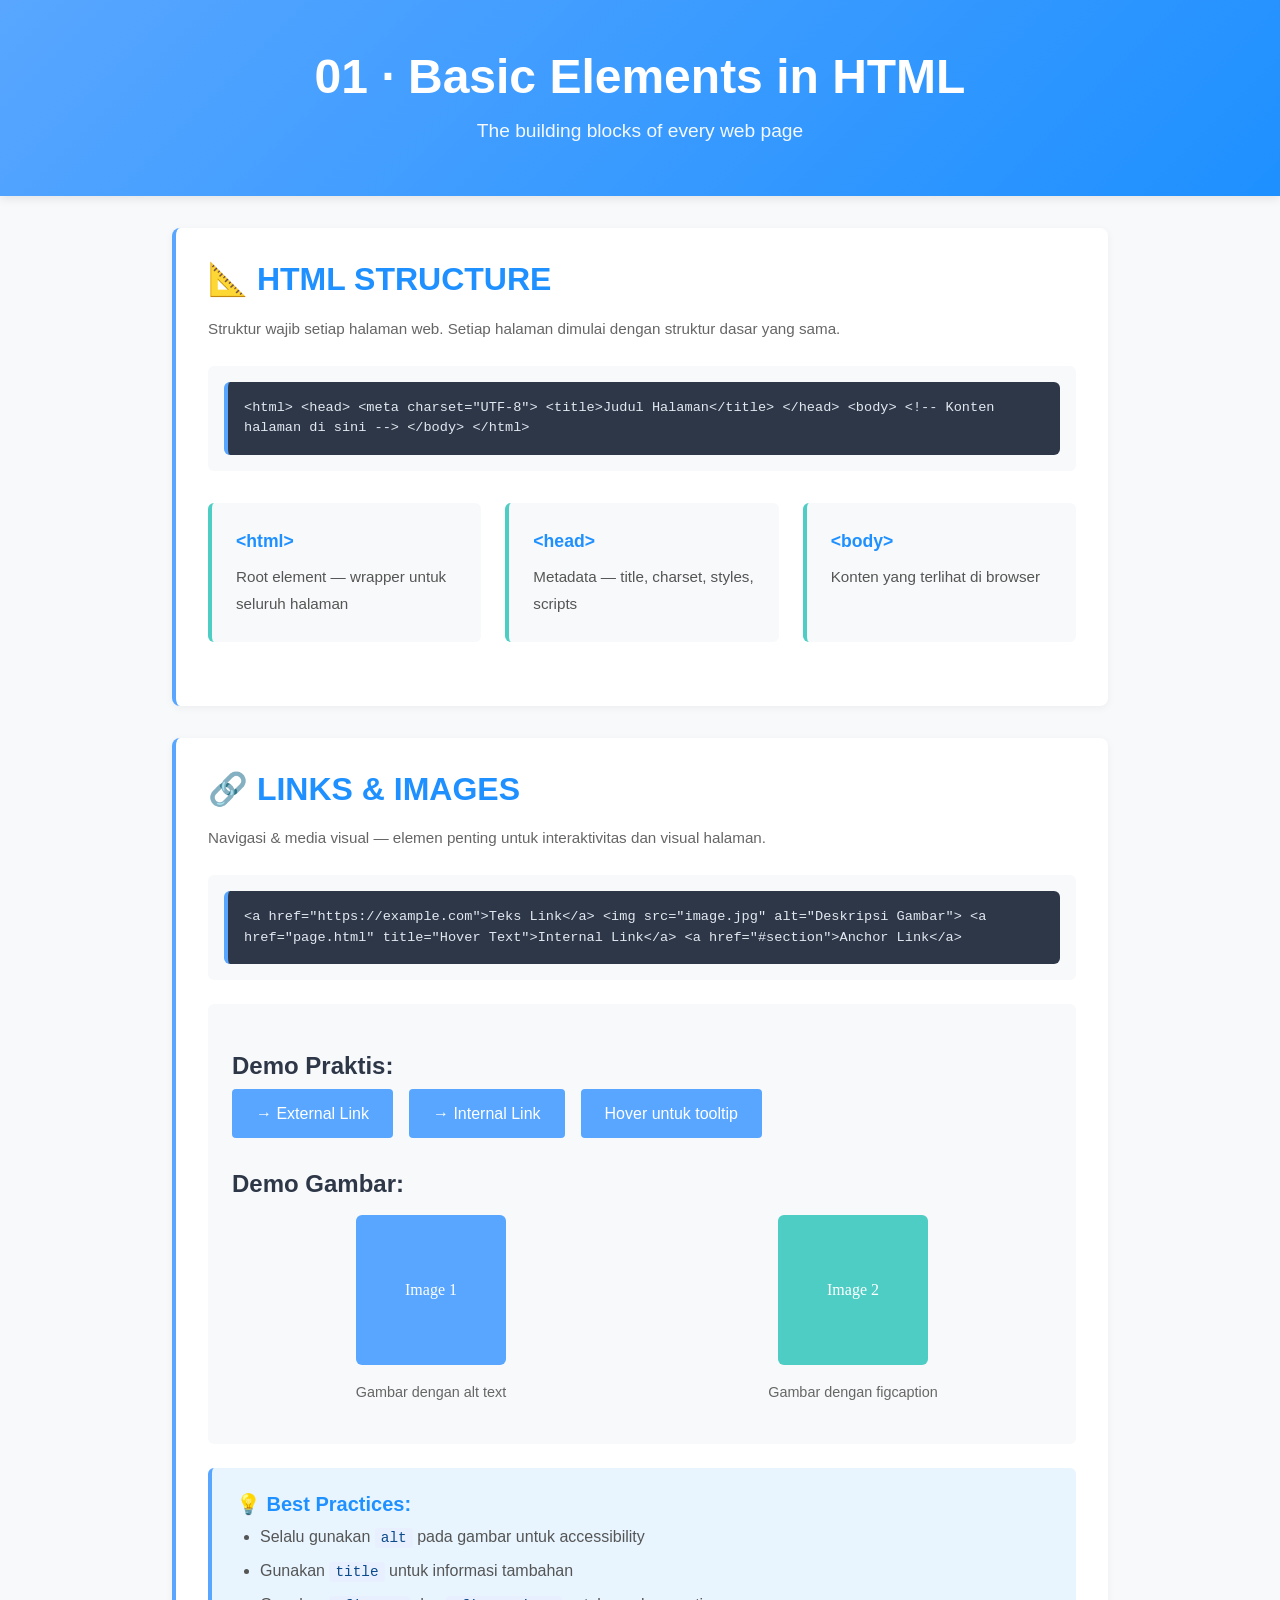
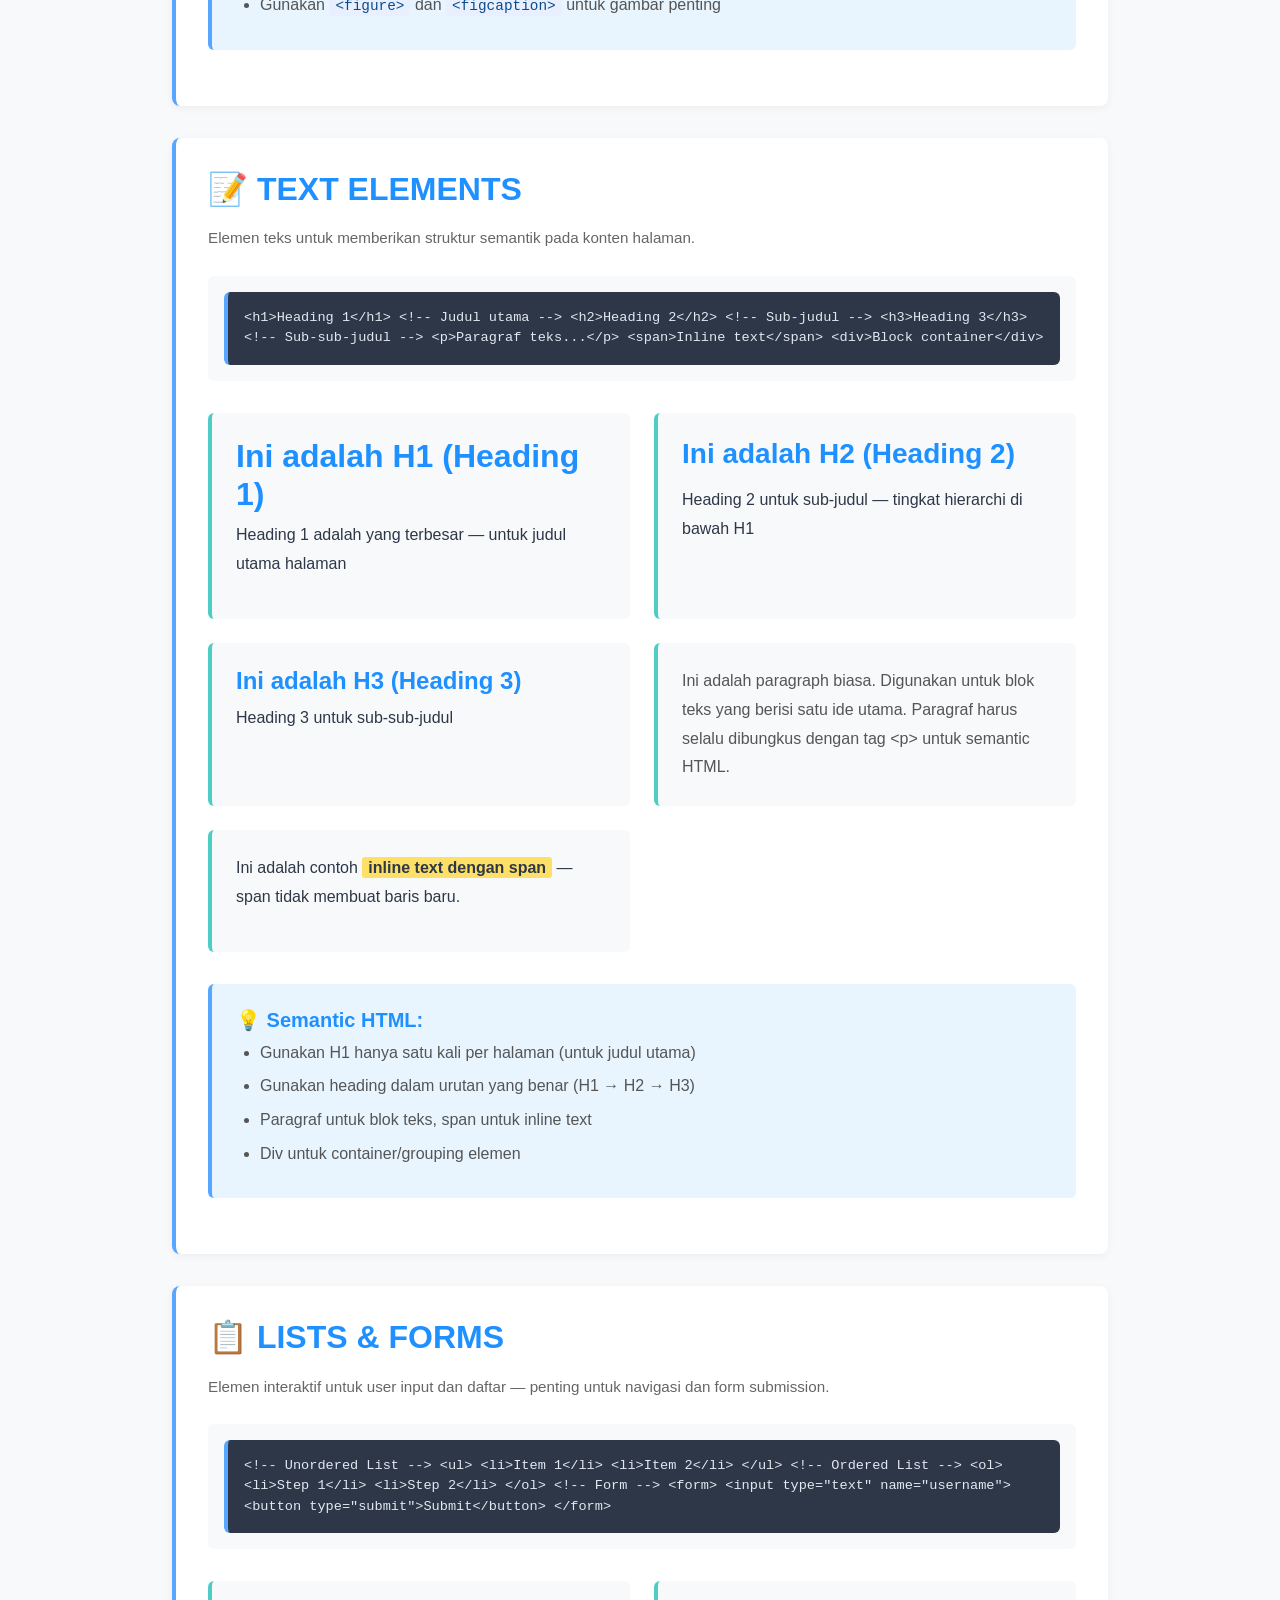
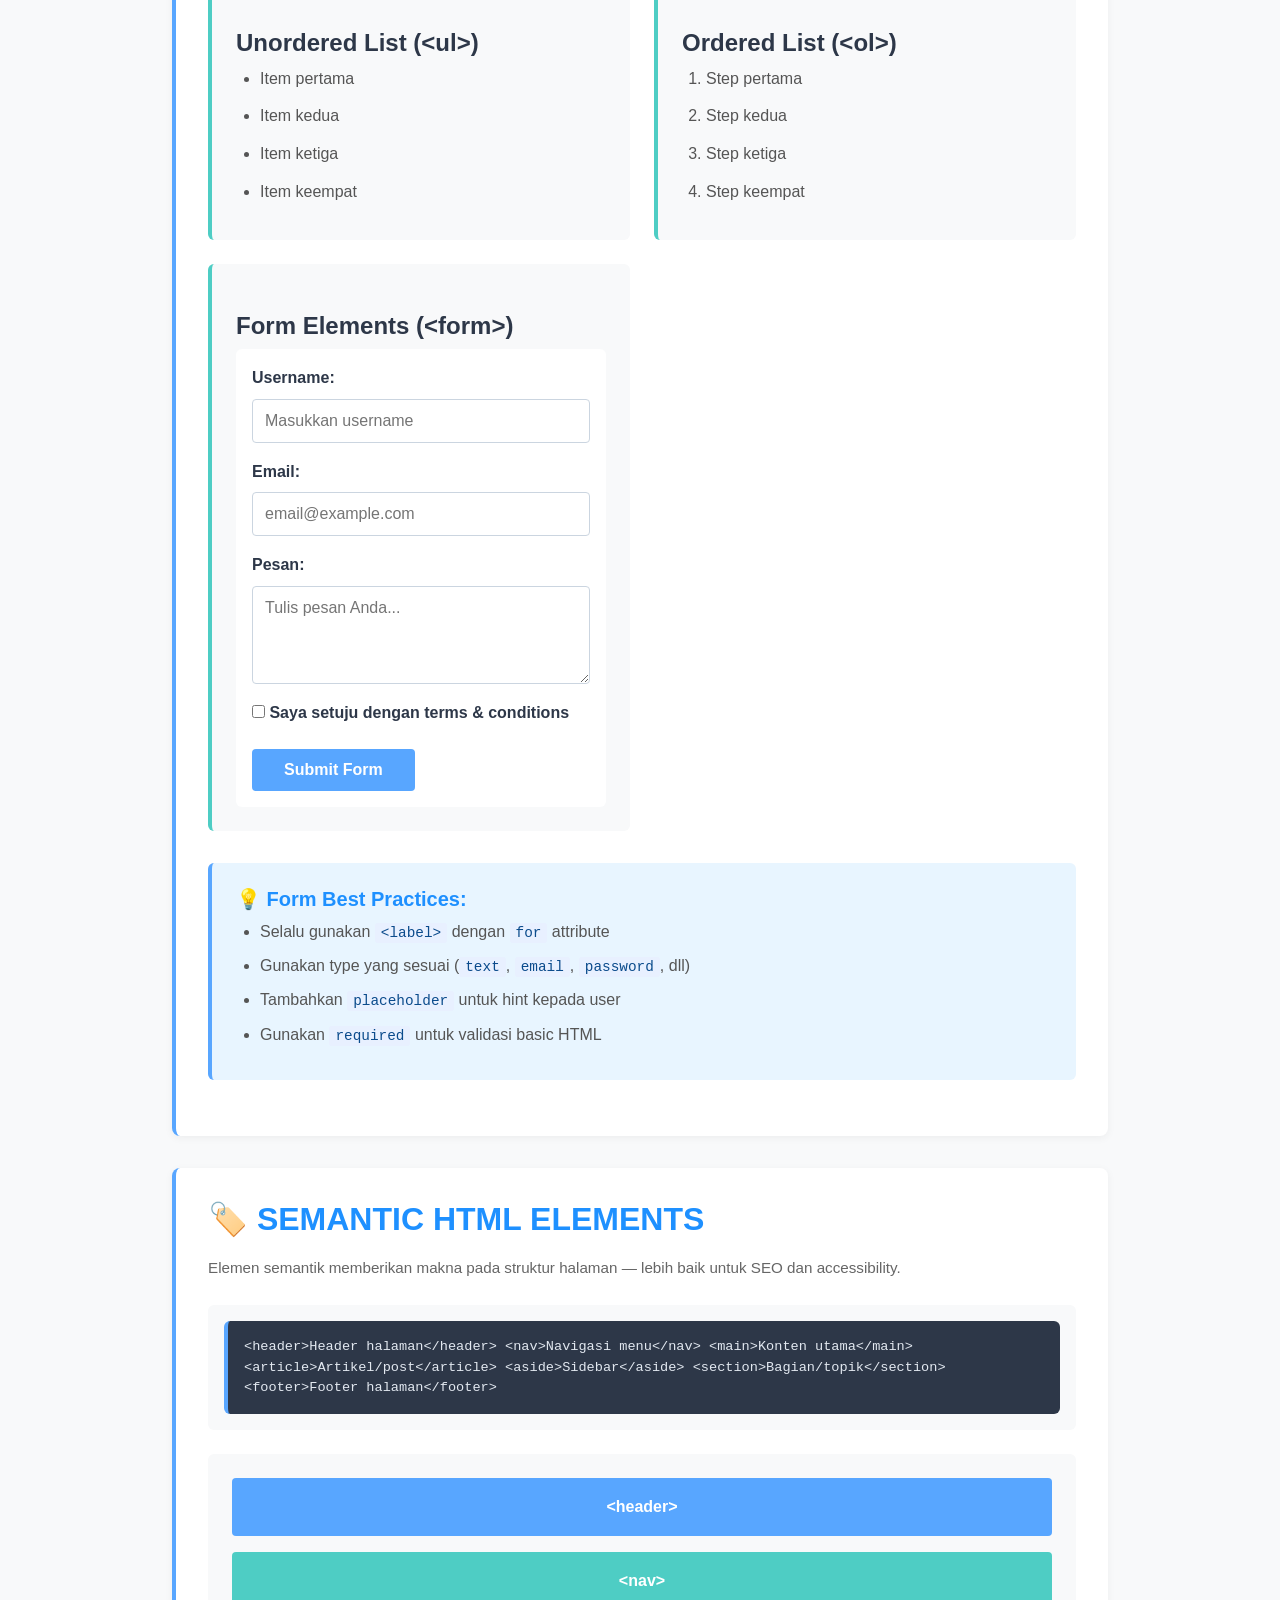
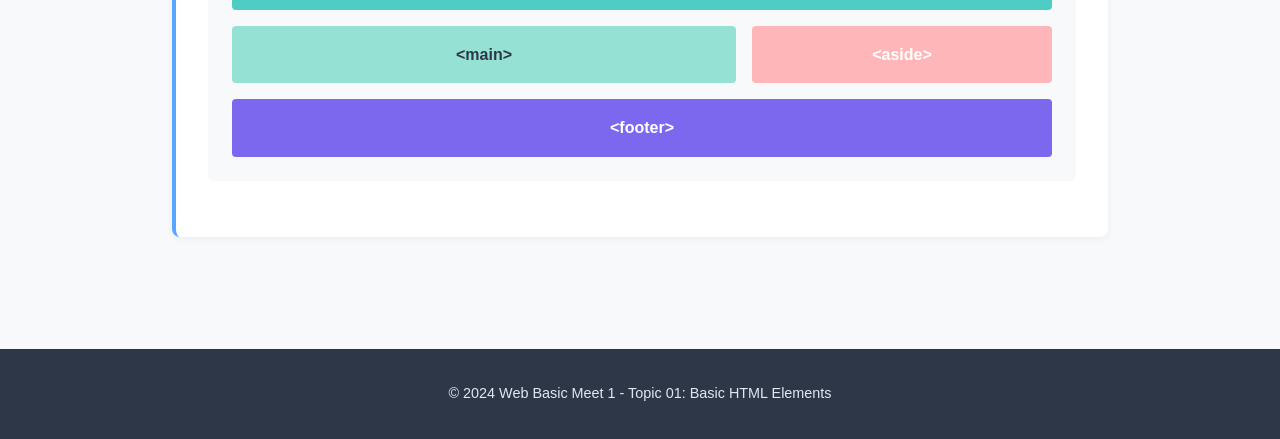
<file: Web Basic/Meet 1/new/01-basic-html-elements.html>
<!DOCTYPE html>
<html lang="id">
<head>
    <meta charset="UTF-8">
    <meta name="viewport" content="width=device-width, initial-scale=1.0">
    <title>01 · Basic Elements in HTML</title>
    <link rel="stylesheet" href="01-basic-html-elements.css">
</head>
<body>
    <header class="header">
        <h1>01 · Basic Elements in HTML</h1>
        <p class="subtitle">The building blocks of every web page</p>
    </header>

    <main class="container">
        <!-- HTML STRUCTURE -->
        <section class="section">
            <h2>📐 HTML STRUCTURE</h2>
            <p class="description">Struktur wajib setiap halaman web. Setiap halaman dimulai dengan struktur dasar yang sama.</p>
            
            <div class="code-wrapper">
                <code class="code-block">&lt;html&gt;
  &lt;head&gt;
    &lt;meta charset="UTF-8"&gt;
    &lt;title&gt;Judul Halaman&lt;/title&gt;
  &lt;/head&gt;
  &lt;body&gt;
    &lt;!-- Konten halaman di sini --&gt;
  &lt;/body&gt;
&lt;/html&gt;</code>
            </div>

            <div class="element-info">
                <div class="info-card">
                    <strong>&lt;html&gt;</strong>
                    <p>Root element — wrapper untuk seluruh halaman</p>
                </div>
                <div class="info-card">
                    <strong>&lt;head&gt;</strong>
                    <p>Metadata — title, charset, styles, scripts</p>
                </div>
                <div class="info-card">
                    <strong>&lt;body&gt;</strong>
                    <p>Konten yang terlihat di browser</p>
                </div>
            </div>
        </section>

        <!-- LINKS & IMAGES -->
        <section class="section">
            <h2>🔗 LINKS & IMAGES</h2>
            <p class="description">Navigasi & media visual — elemen penting untuk interaktivitas dan visual halaman.</p>
            
            <div class="code-wrapper">
                <code class="code-block">&lt;a href="https://example.com"&gt;Teks Link&lt;/a&gt;
&lt;img src="image.jpg" alt="Deskripsi Gambar"&gt;
&lt;a href="page.html" title="Hover Text"&gt;Internal Link&lt;/a&gt;
&lt;a href="#section"&gt;Anchor Link&lt;/a&gt;</code>
            </div>

            <div class="demo-section">
                <h3>Demo Praktis:</h3>
                <div class="demo-links">
                    <a href="#" class="demo-link">→ External Link</a>
                    <a href="#" class="demo-link">→ Internal Link</a>
                    <a href="#" class="demo-link" title="Ini adalah tooltip">Hover untuk tooltip</a>
                </div>
                
                <h3 style="margin-top: 2rem;">Demo Gambar:</h3>
                <div class="demo-images">
                    <figure>
                        <img src="data:image/svg+xml,%3Csvg xmlns='http://www.w3.org/2000/svg' width='150' height='150'%3E%3Crect fill='%2358A6FF' width='150' height='150'/%3E%3Ctext x='75' y='75' font-size='16' fill='white' text-anchor='middle' dy='.3em'%3EImage 1%3C/text%3E%3C/svg%3E" alt="Sample Image 1" class="sample-img">
                        <figcaption>Gambar dengan alt text</figcaption>
                    </figure>
                    <figure>
                        <img src="data:image/svg+xml,%3Csvg xmlns='http://www.w3.org/2000/svg' width='150' height='150'%3E%3Crect fill='%234ECDC4' width='150' height='150'/%3E%3Ctext x='75' y='75' font-size='16' fill='white' text-anchor='middle' dy='.3em'%3EImage 2%3C/text%3E%3C/svg%3E" alt="Sample Image 2" class="sample-img">
                        <figcaption>Gambar dengan figcaption</figcaption>
                    </figure>
                </div>
            </div>

            <div class="tips-box">
                <h4>💡 Best Practices:</h4>
                <ul>
                    <li>Selalu gunakan <code>alt</code> pada gambar untuk accessibility</li>
                    <li>Gunakan <code>title</code> untuk informasi tambahan</li>
                    <li>Gunakan <code>&lt;figure&gt;</code> dan <code>&lt;figcaption&gt;</code> untuk gambar penting</li>
                </ul>
            </div>
        </section>

        <!-- TEXT ELEMENTS -->
        <section class="section">
            <h2>📝 TEXT ELEMENTS</h2>
            <p class="description">Elemen teks untuk memberikan struktur semantik pada konten halaman.</p>
            
            <div class="code-wrapper">
                <code class="code-block">&lt;h1&gt;Heading 1&lt;/h1&gt;  &lt;!-- Judul utama --&gt;
&lt;h2&gt;Heading 2&lt;/h2&gt;  &lt;!-- Sub-judul --&gt;
&lt;h3&gt;Heading 3&lt;/h3&gt;  &lt;!-- Sub-sub-judul --&gt;
&lt;p&gt;Paragraf teks...&lt;/p&gt;
&lt;span&gt;Inline text&lt;/span&gt;
&lt;div&gt;Block container&lt;/div&gt;</code>
            </div>

            <div class="text-demo">
                <div class="demo-card">
                    <h1 class="demo-h1">Ini adalah H1 (Heading 1)</h1>
                    <p>Heading 1 adalah yang terbesar — untuk judul utama halaman</p>
                </div>

                <div class="demo-card">
                    <h2 class="demo-h2">Ini adalah H2 (Heading 2)</h2>
                    <p>Heading 2 untuk sub-judul — tingkat hierarchi di bawah H1</p>
                </div>

                <div class="demo-card">
                    <h3 class="demo-h3">Ini adalah H3 (Heading 3)</h3>
                    <p>Heading 3 untuk sub-sub-judul</p>
                </div>

                <div class="demo-card">
                    <p class="demo-p">Ini adalah paragraph biasa. Digunakan untuk blok teks yang berisi satu ide utama. Paragraf harus selalu dibungkus dengan tag &lt;p&gt; untuk semantic HTML.</p>
                </div>

                <div class="demo-card">
                    <p>Ini adalah contoh <span class="demo-span">inline text dengan span</span> — span tidak membuat baris baru.</p>
                </div>
            </div>

            <div class="tips-box">
                <h4>💡 Semantic HTML:</h4>
                <ul>
                    <li>Gunakan H1 hanya satu kali per halaman (untuk judul utama)</li>
                    <li>Gunakan heading dalam urutan yang benar (H1 → H2 → H3)</li>
                    <li>Paragraf untuk blok teks, span untuk inline text</li>
                    <li>Div untuk container/grouping elemen</li>
                </ul>
            </div>
        </section>

        <!-- LISTS & FORMS -->
        <section class="section">
            <h2>📋 LISTS & FORMS</h2>
            <p class="description">Elemen interaktif untuk user input dan daftar — penting untuk navigasi dan form submission.</p>
            
            <div class="code-wrapper">
                <code class="code-block">&lt;!-- Unordered List --&gt;
&lt;ul&gt;
  &lt;li&gt;Item 1&lt;/li&gt;
  &lt;li&gt;Item 2&lt;/li&gt;
&lt;/ul&gt;

&lt;!-- Ordered List --&gt;
&lt;ol&gt;
  &lt;li&gt;Step 1&lt;/li&gt;
  &lt;li&gt;Step 2&lt;/li&gt;
&lt;/ol&gt;

&lt;!-- Form --&gt;
&lt;form&gt;
  &lt;input type="text" name="username"&gt;
  &lt;button type="submit"&gt;Submit&lt;/button&gt;
&lt;/form&gt;</code>
            </div>

            <div class="lists-demo">
                <div class="demo-card">
                    <h3>Unordered List (&lt;ul&gt;)</h3>
                    <ul class="demo-ul">
                        <li>Item pertama</li>
                        <li>Item kedua</li>
                        <li>Item ketiga</li>
                        <li>Item keempat</li>
                    </ul>
                </div>

                <div class="demo-card">
                    <h3>Ordered List (&lt;ol&gt;)</h3>
                    <ol class="demo-ol">
                        <li>Step pertama</li>
                        <li>Step kedua</li>
                        <li>Step ketiga</li>
                        <li>Step keempat</li>
                    </ol>
                </div>

                <div class="demo-card">
                    <h3>Form Elements (&lt;form&gt;)</h3>
                    <form class="demo-form" onsubmit="return handleSubmit(event)">
                        <div class="form-group">
                            <label for="username">Username:</label>
                            <input type="text" id="username" name="username" placeholder="Masukkan username" required>
                        </div>

                        <div class="form-group">
                            <label for="email">Email:</label>
                            <input type="email" id="email" name="email" placeholder="email@example.com" required>
                        </div>

                        <div class="form-group">
                            <label for="message">Pesan:</label>
                            <textarea id="message" name="message" rows="4" placeholder="Tulis pesan Anda..."></textarea>
                        </div>

                        <div class="form-group">
                            <label>
                                <input type="checkbox" name="agree"> Saya setuju dengan terms & conditions
                            </label>
                        </div>

                        <button type="submit" class="btn-submit">Submit Form</button>
                    </form>
                </div>
            </div>

            <div class="tips-box">
                <h4>💡 Form Best Practices:</h4>
                <ul>
                    <li>Selalu gunakan <code>&lt;label&gt;</code> dengan <code>for</code> attribute</li>
                    <li>Gunakan type yang sesuai (<code>text</code>, <code>email</code>, <code>password</code>, dll)</li>
                    <li>Tambahkan <code>placeholder</code> untuk hint kepada user</li>
                    <li>Gunakan <code>required</code> untuk validasi basic HTML</li>
                </ul>
            </div>
        </section>

        <!-- SEMANTIC ELEMENTS -->
        <section class="section">
            <h2>🏷️ SEMANTIC HTML ELEMENTS</h2>
            <p class="description">Elemen semantik memberikan makna pada struktur halaman — lebih baik untuk SEO dan accessibility.</p>
            
            <div class="code-wrapper">
                <code class="code-block">&lt;header&gt;Header halaman&lt;/header&gt;
&lt;nav&gt;Navigasi menu&lt;/nav&gt;
&lt;main&gt;Konten utama&lt;/main&gt;
&lt;article&gt;Artikel/post&lt;/article&gt;
&lt;aside&gt;Sidebar&lt;/aside&gt;
&lt;section&gt;Bagian/topik&lt;/section&gt;
&lt;footer&gt;Footer halaman&lt;/footer&gt;</code>
            </div>

            <div class="semantic-demo">
                <div class="semantic-layout">
                    <div class="semantic-item header-demo">
                        &lt;header&gt;
                    </div>
                    <div class="semantic-item nav-demo">
                        &lt;nav&gt;
                    </div>
                    <div class="semantic-content">
                        <div class="semantic-item main-demo">
                            &lt;main&gt;
                        </div>
                        <div class="semantic-item aside-demo">
                            &lt;aside&gt;
                        </div>
                    </div>
                    <div class="semantic-item footer-demo">
                        &lt;footer&gt;
                    </div>
                </div>
            </div>
        </section>
    </main>

    <footer class="footer">
        <p>&copy; 2024 Web Basic Meet 1 - Topic 01: Basic HTML Elements</p>
    </footer>

    <script>
        function handleSubmit(event) {
            event.preventDefault();
            const username = document.getElementById('username').value;
            alert(`Form submitted dengan username: ${username}`);
            return false;
        }
    </script>
</body>
</html>
</file>
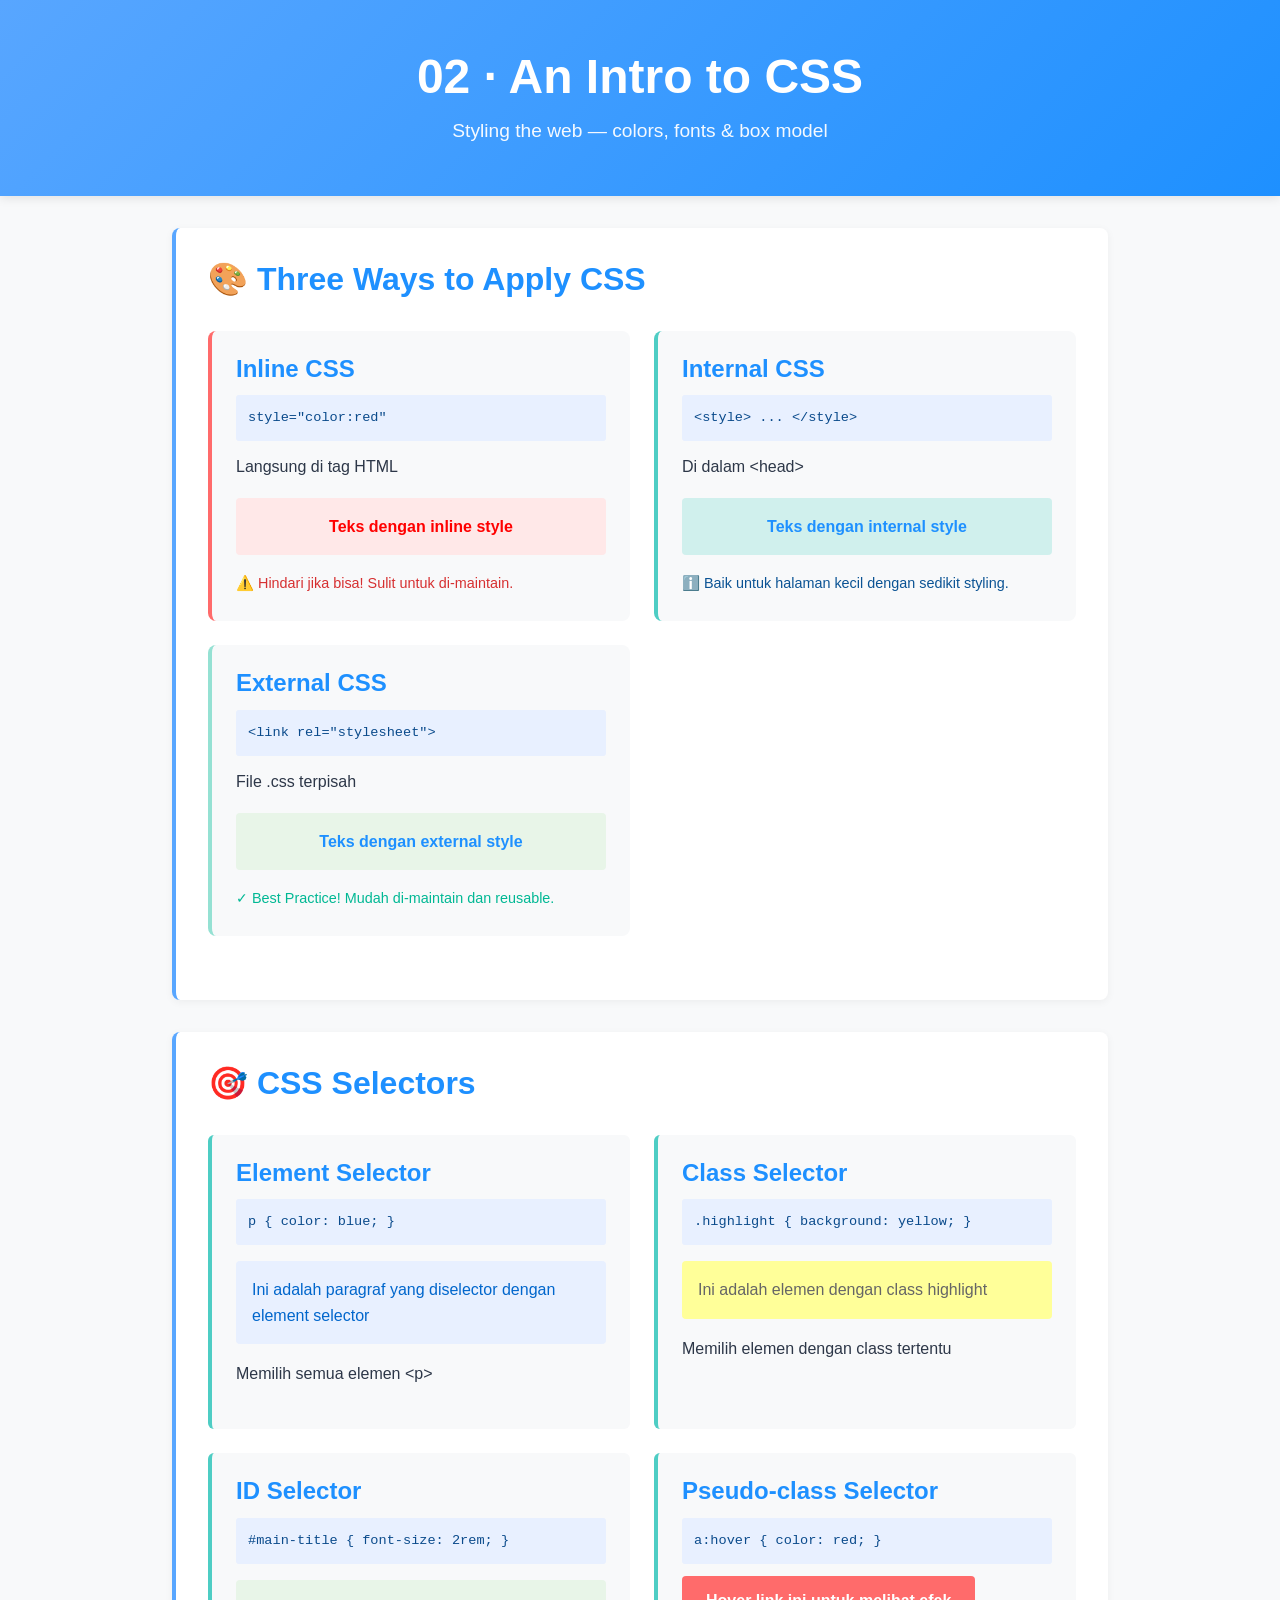
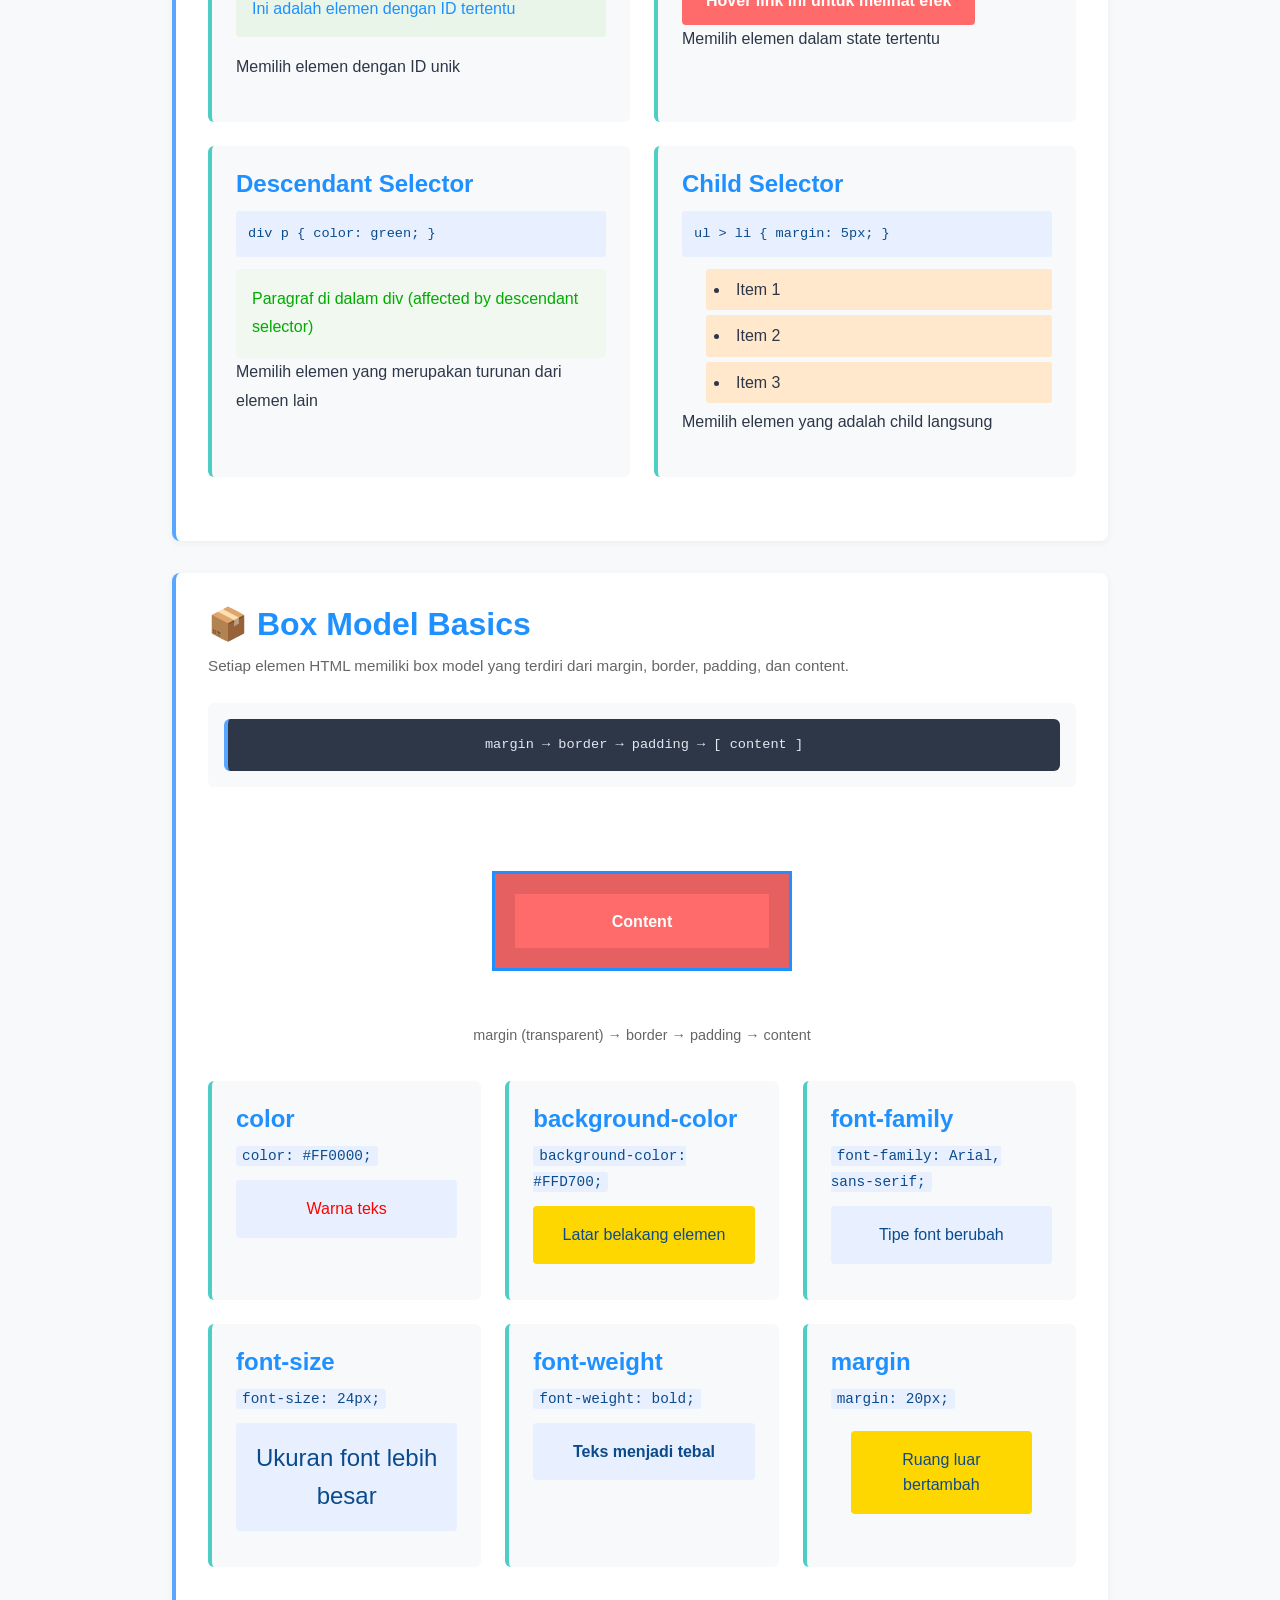
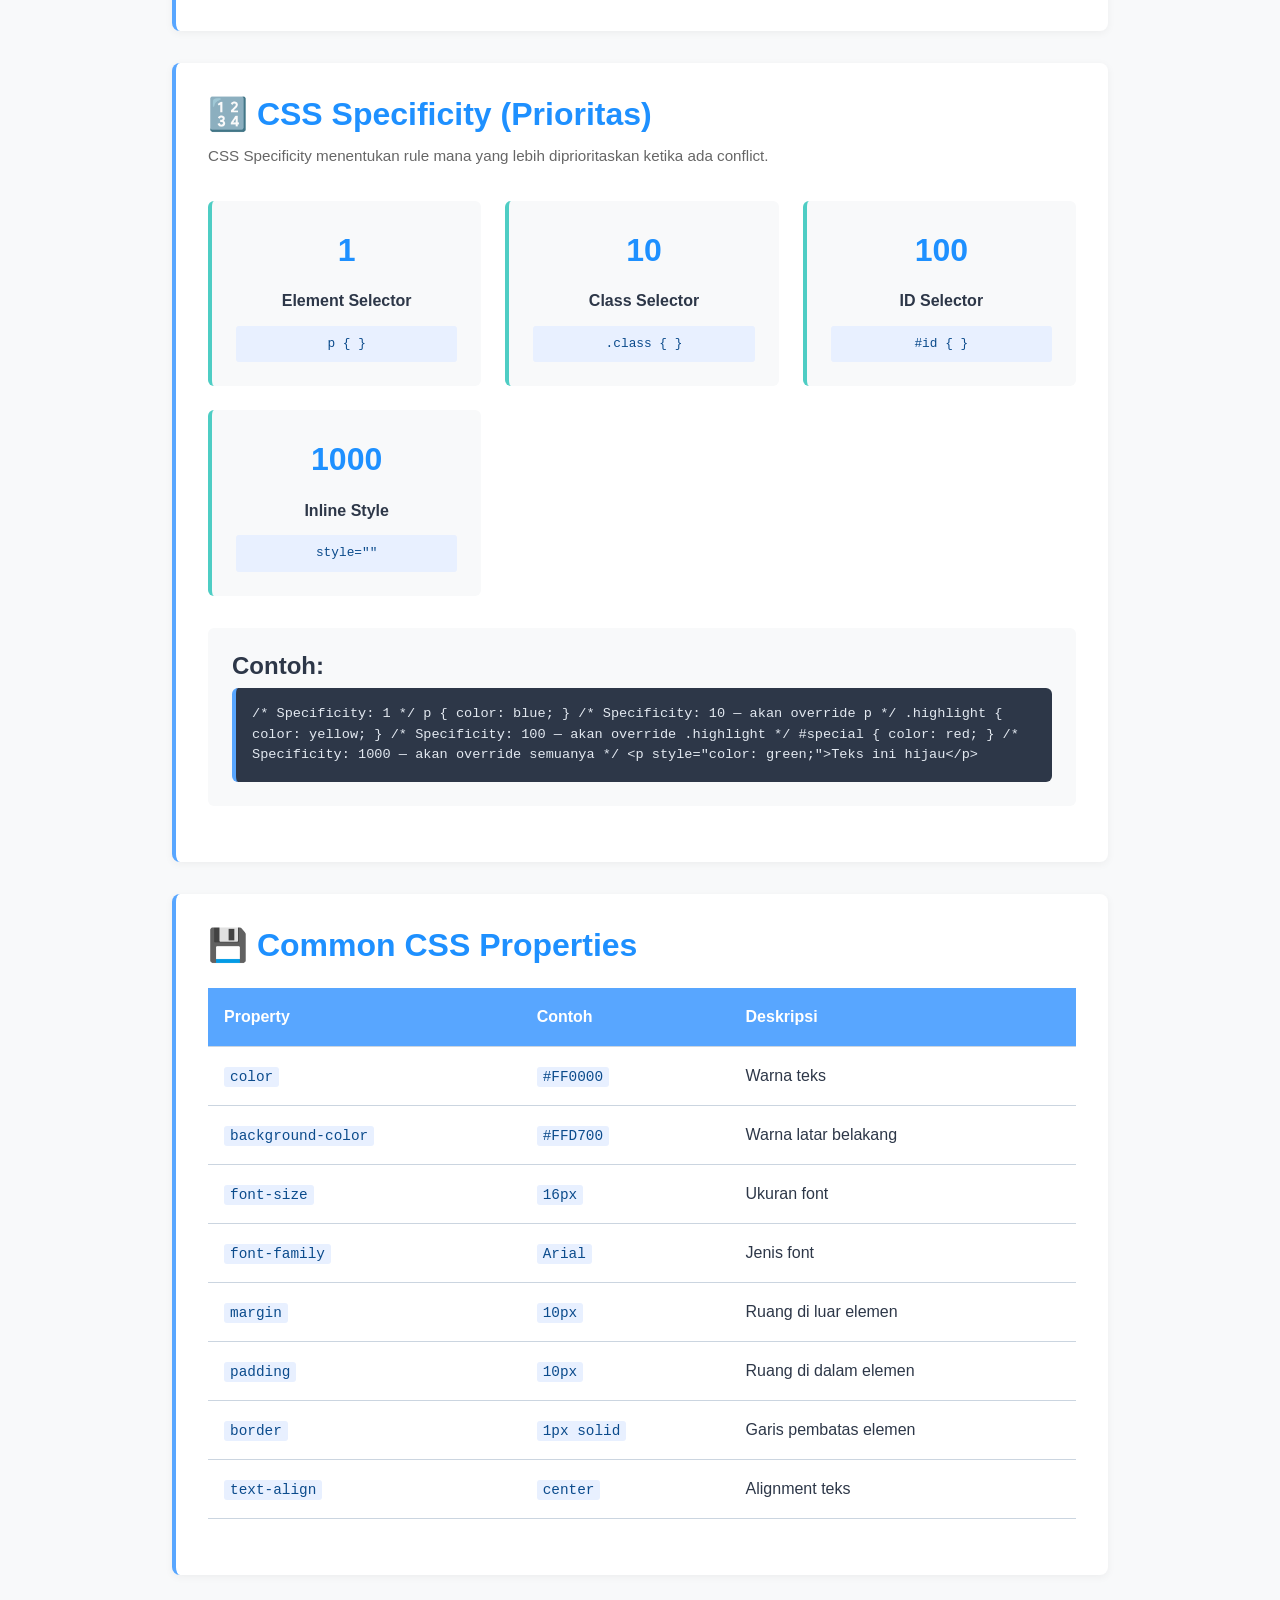
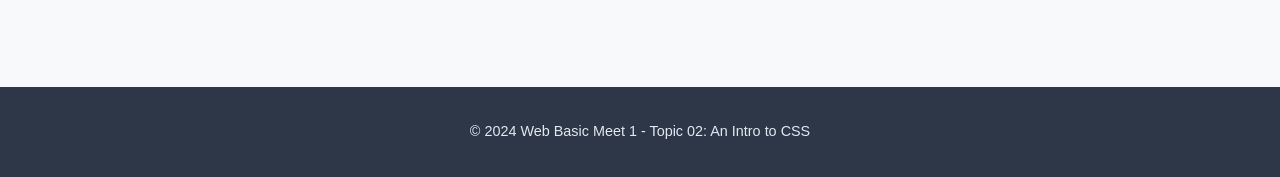
<file: Web Basic/Meet 1/new/02-intro-css.html>
<!DOCTYPE html>
<html lang="id">
<head>
    <meta charset="UTF-8">
    <meta name="viewport" content="width=device-width, initial-scale=1.0">
    <title>02 · An Intro to CSS</title>
    <link rel="stylesheet" href="02-intro-css.css">
</head>
<body>
    <header class="header">
        <h1>02 · An Intro to CSS</h1>
        <p class="subtitle">Styling the web — colors, fonts & box model</p>
    </header>

    <main class="container">
        <!-- THREE WAYS TO APPLY CSS -->
        <section class="section">
            <h2>🎨 Three Ways to Apply CSS</h2>
            
            <div class="three-methods">
                <div class="method-card inline-card">
                    <h3>Inline CSS</h3>
                    <code>style="color:red"</code>
                    <p>Langsung di tag HTML</p>
                    <div class="demo-inline" style="color: red; font-weight: bold;">
                        Teks dengan inline style
                    </div>
                    <p class="warning">⚠️ Hindari jika bisa! Sulit untuk di-maintain.</p>
                </div>

                <div class="method-card internal-card">
                    <h3>Internal CSS</h3>
                    <code>&lt;style&gt; ... &lt;/style&gt;</code>
                    <p>Di dalam &lt;head&gt;</p>
                    <div class="demo-internal">
                        Teks dengan internal style
                    </div>
                    <p class="info">ℹ️ Baik untuk halaman kecil dengan sedikit styling.</p>
                </div>

                <div class="method-card external-card">
                    <h3>External CSS</h3>
                    <code>&lt;link rel="stylesheet"&gt;</code>
                    <p>File .css terpisah</p>
                    <div class="demo-external">
                        Teks dengan external style
                    </div>
                    <p class="success">✓ Best Practice! Mudah di-maintain dan reusable.</p>
                </div>
            </div>
        </section>

        <!-- CSS SELECTORS -->
        <section class="section">
            <h2>🎯 CSS Selectors</h2>
            
            <div class="selectors-grid">
                <div class="selector-item">
                    <h3>Element Selector</h3>
                    <code class="selector-code">p { color: blue; }</code>
                    <div class="selector-demo element-selector">
                        Ini adalah paragraf yang diselector dengan element selector
                    </div>
                    <p>Memilih semua elemen &lt;p&gt;</p>
                </div>

                <div class="selector-item">
                    <h3>Class Selector</h3>
                    <code class="selector-code">.highlight { background: yellow; }</code>
                    <div class="selector-demo class-selector">
                        Ini adalah elemen dengan class highlight
                    </div>
                    <p>Memilih elemen dengan class tertentu</p>
                </div>

                <div class="selector-item">
                    <h3>ID Selector</h3>
                    <code class="selector-code">#main-title { font-size: 2rem; }</code>
                    <div class="selector-demo" id="main-title-demo">
                        Ini adalah elemen dengan ID tertentu
                    </div>
                    <p>Memilih elemen dengan ID unik</p>
                </div>

                <div class="selector-item">
                    <h3>Pseudo-class Selector</h3>
                    <code class="selector-code">a:hover { color: red; }</code>
                    <a href="#" class="hover-demo">Hover link ini untuk melihat efek</a>
                    <p>Memilih elemen dalam state tertentu</p>
                </div>

                <div class="selector-item">
                    <h3>Descendant Selector</h3>
                    <code class="selector-code">div p { color: green; }</code>
                    <div class="descendant-demo">
                        <p>Paragraf di dalam div (affected by descendant selector)</p>
                    </div>
                    <p>Memilih elemen yang merupakan turunan dari elemen lain</p>
                </div>

                <div class="selector-item">
                    <h3>Child Selector</h3>
                    <code class="selector-code">ul > li { margin: 5px; }</code>
                    <ul class="child-selector-demo">
                        <li>Item 1</li>
                        <li>Item 2</li>
                        <li>Item 3</li>
                    </ul>
                    <p>Memilih elemen yang adalah child langsung</p>
                </div>
            </div>
        </section>

        <!-- BOX MODEL BASICS -->
        <section class="section">
            <h2>📦 Box Model Basics</h2>
            
            <p class="description">Setiap elemen HTML memiliki box model yang terdiri dari margin, border, padding, dan content.</p>

            <div class="boxmodel-explanation">
                <code class="code-block">margin  → border  → padding  → [ content ]</code>
            </div>

            <div class="boxmodel-visual">
                <div class="boxmodel-demo">
                    <div class="content-box">Content</div>
                </div>
                <p class="boxmodel-label">margin (transparent) → border → padding → content</p>
            </div>

            <div class="properties-grid">
                <div class="property-card">
                    <h3>color</h3>
                    <code>color: #FF0000;</code>
                    <div class="demo-property" style="color: #FF0000;">
                        Warna teks
                    </div>
                </div>

                <div class="property-card">
                    <h3>background-color</h3>
                    <code>background-color: #FFD700;</code>
                    <div class="demo-property" style="background-color: #FFD700;">
                        Latar belakang elemen
                    </div>
                </div>

                <div class="property-card">
                    <h3>font-family</h3>
                    <code>font-family: Arial, sans-serif;</code>
                    <div class="demo-property" style="font-family: Arial, sans-serif;">
                        Tipe font berubah
                    </div>
                </div>

                <div class="property-card">
                    <h3>font-size</h3>
                    <code>font-size: 24px;</code>
                    <div class="demo-property" style="font-size: 24px;">
                        Ukuran font lebih besar
                    </div>
                </div>

                <div class="property-card">
                    <h3>font-weight</h3>
                    <code>font-weight: bold;</code>
                    <div class="demo-property" style="font-weight: bold;">
                        Teks menjadi tebal
                    </div>
                </div>

                <div class="property-card">
                    <h3>margin</h3>
                    <code>margin: 20px;</code>
                    <div class="demo-property" style="margin: 20px; background-color: #FFD700;">
                        Ruang luar bertambah
                    </div>
                </div>
            </div>
        </section>

        <!-- CSS SPECIFICITY -->
        <section class="section">
            <h2>🔢 CSS Specificity (Prioritas)</h2>
            
            <p class="description">CSS Specificity menentukan rule mana yang lebih diprioritaskan ketika ada conflict.</p>

            <div class="specificity-chart">
                <div class="specificity-item">
                    <div class="spec-score">1</div>
                    <strong>Element Selector</strong>
                    <code>p { }</code>
                </div>
                <div class="specificity-item">
                    <div class="spec-score">10</div>
                    <strong>Class Selector</strong>
                    <code>.class { }</code>
                </div>
                <div class="specificity-item">
                    <div class="spec-score">100</div>
                    <strong>ID Selector</strong>
                    <code>#id { }</code>
                </div>
                <div class="specificity-item">
                    <div class="spec-score">1000</div>
                    <strong>Inline Style</strong>
                    <code>style=""</code>
                </div>
            </div>

            <div class="specificity-example">
                <h3>Contoh:</h3>
                <code class="code-block">/* Specificity: 1 */
p { color: blue; }

/* Specificity: 10 — akan override p */
.highlight { color: yellow; }

/* Specificity: 100 — akan override .highlight */
#special { color: red; }

/* Specificity: 1000 — akan override semuanya */
&lt;p style="color: green;"&gt;Teks ini hijau&lt;/p&gt;</code>
            </div>
        </section>

        <!-- COMMON PROPERTIES -->
        <section class="section">
            <h2>💾 Common CSS Properties</h2>
            
            <table class="properties-table">
                <thead>
                    <tr>
                        <th>Property</th>
                        <th>Contoh</th>
                        <th>Deskripsi</th>
                    </tr>
                </thead>
                <tbody>
                    <tr>
                        <td><code>color</code></td>
                        <td><code>#FF0000</code></td>
                        <td>Warna teks</td>
                    </tr>
                    <tr>
                        <td><code>background-color</code></td>
                        <td><code>#FFD700</code></td>
                        <td>Warna latar belakang</td>
                    </tr>
                    <tr>
                        <td><code>font-size</code></td>
                        <td><code>16px</code></td>
                        <td>Ukuran font</td>
                    </tr>
                    <tr>
                        <td><code>font-family</code></td>
                        <td><code>Arial</code></td>
                        <td>Jenis font</td>
                    </tr>
                    <tr>
                        <td><code>margin</code></td>
                        <td><code>10px</code></td>
                        <td>Ruang di luar elemen</td>
                    </tr>
                    <tr>
                        <td><code>padding</code></td>
                        <td><code>10px</code></td>
                        <td>Ruang di dalam elemen</td>
                    </tr>
                    <tr>
                        <td><code>border</code></td>
                        <td><code>1px solid</code></td>
                        <td>Garis pembatas elemen</td>
                    </tr>
                    <tr>
                        <td><code>text-align</code></td>
                        <td><code>center</code></td>
                        <td>Alignment teks</td>
                    </tr>
                </tbody>
            </table>
        </section>
    </main>

    <footer class="footer">
        <p>&copy; 2024 Web Basic Meet 1 - Topic 02: An Intro to CSS</p>
    </footer>
</body>
</html>
</file>
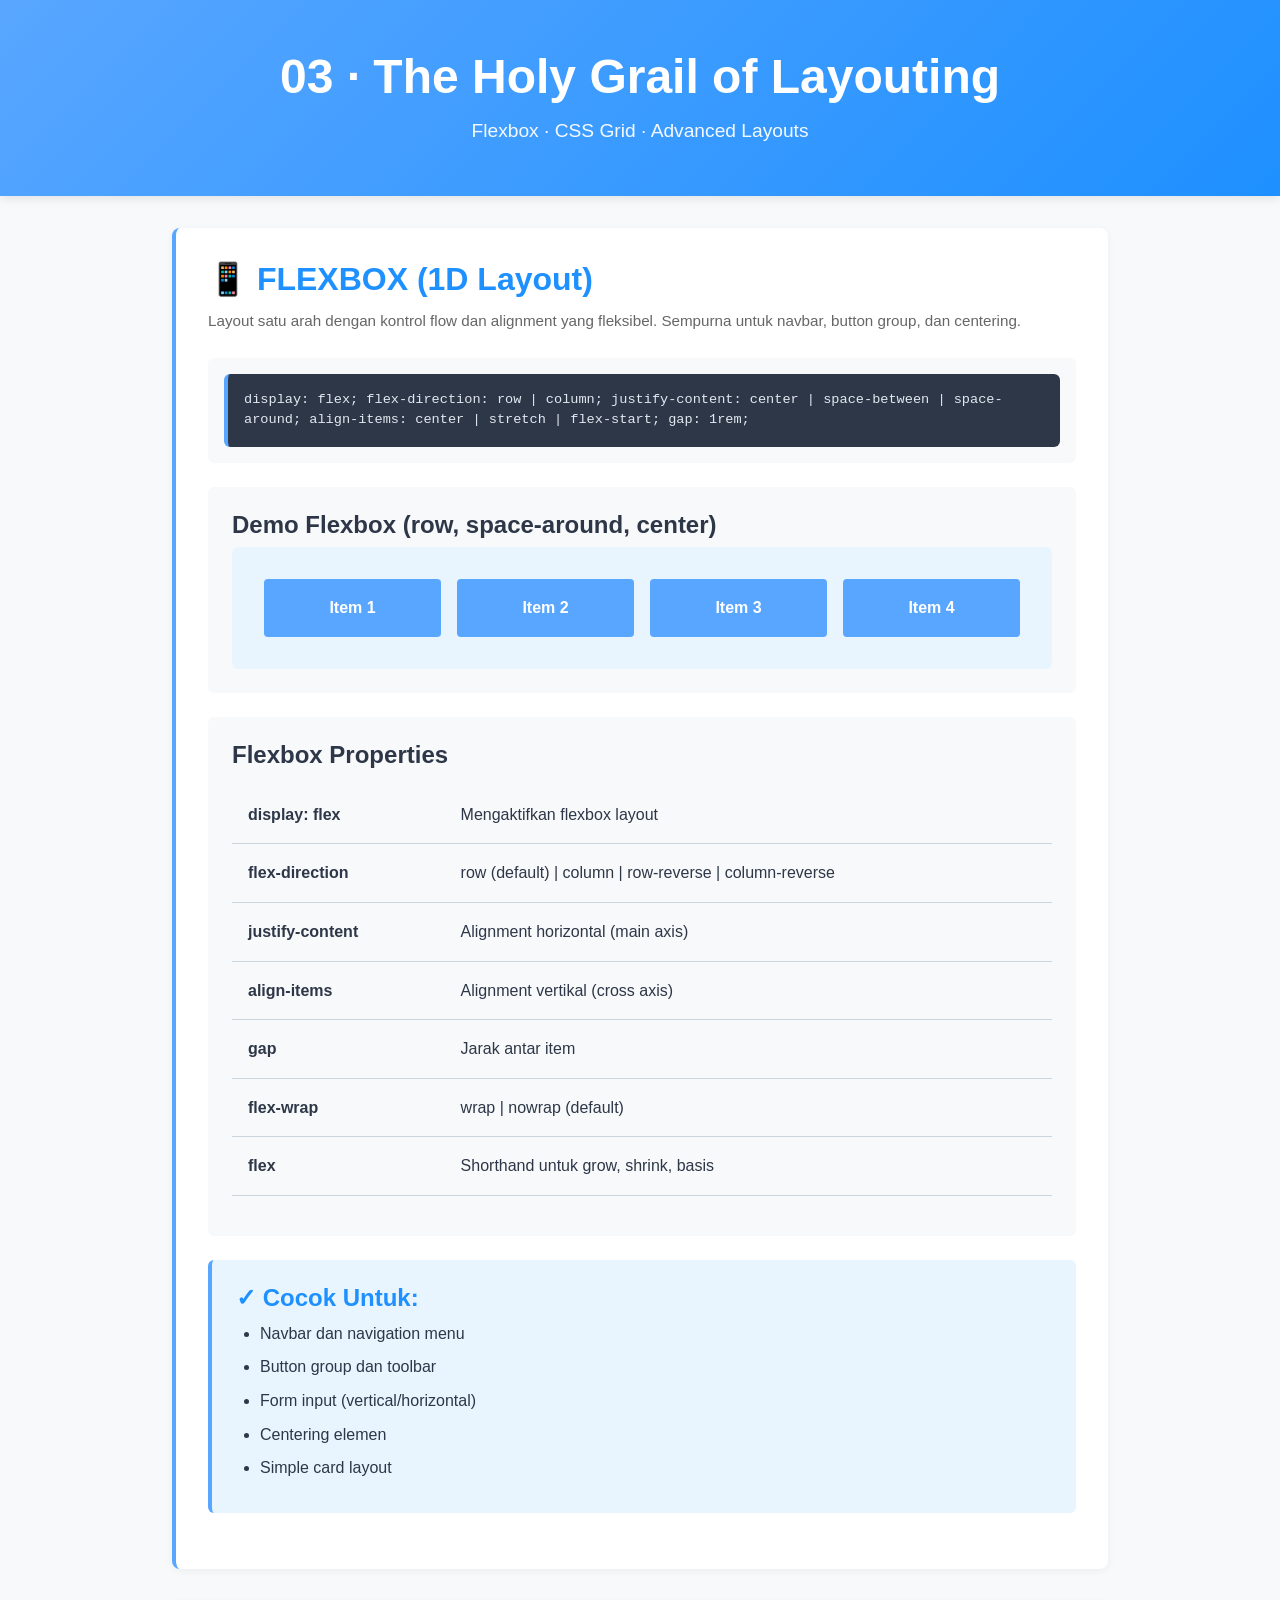
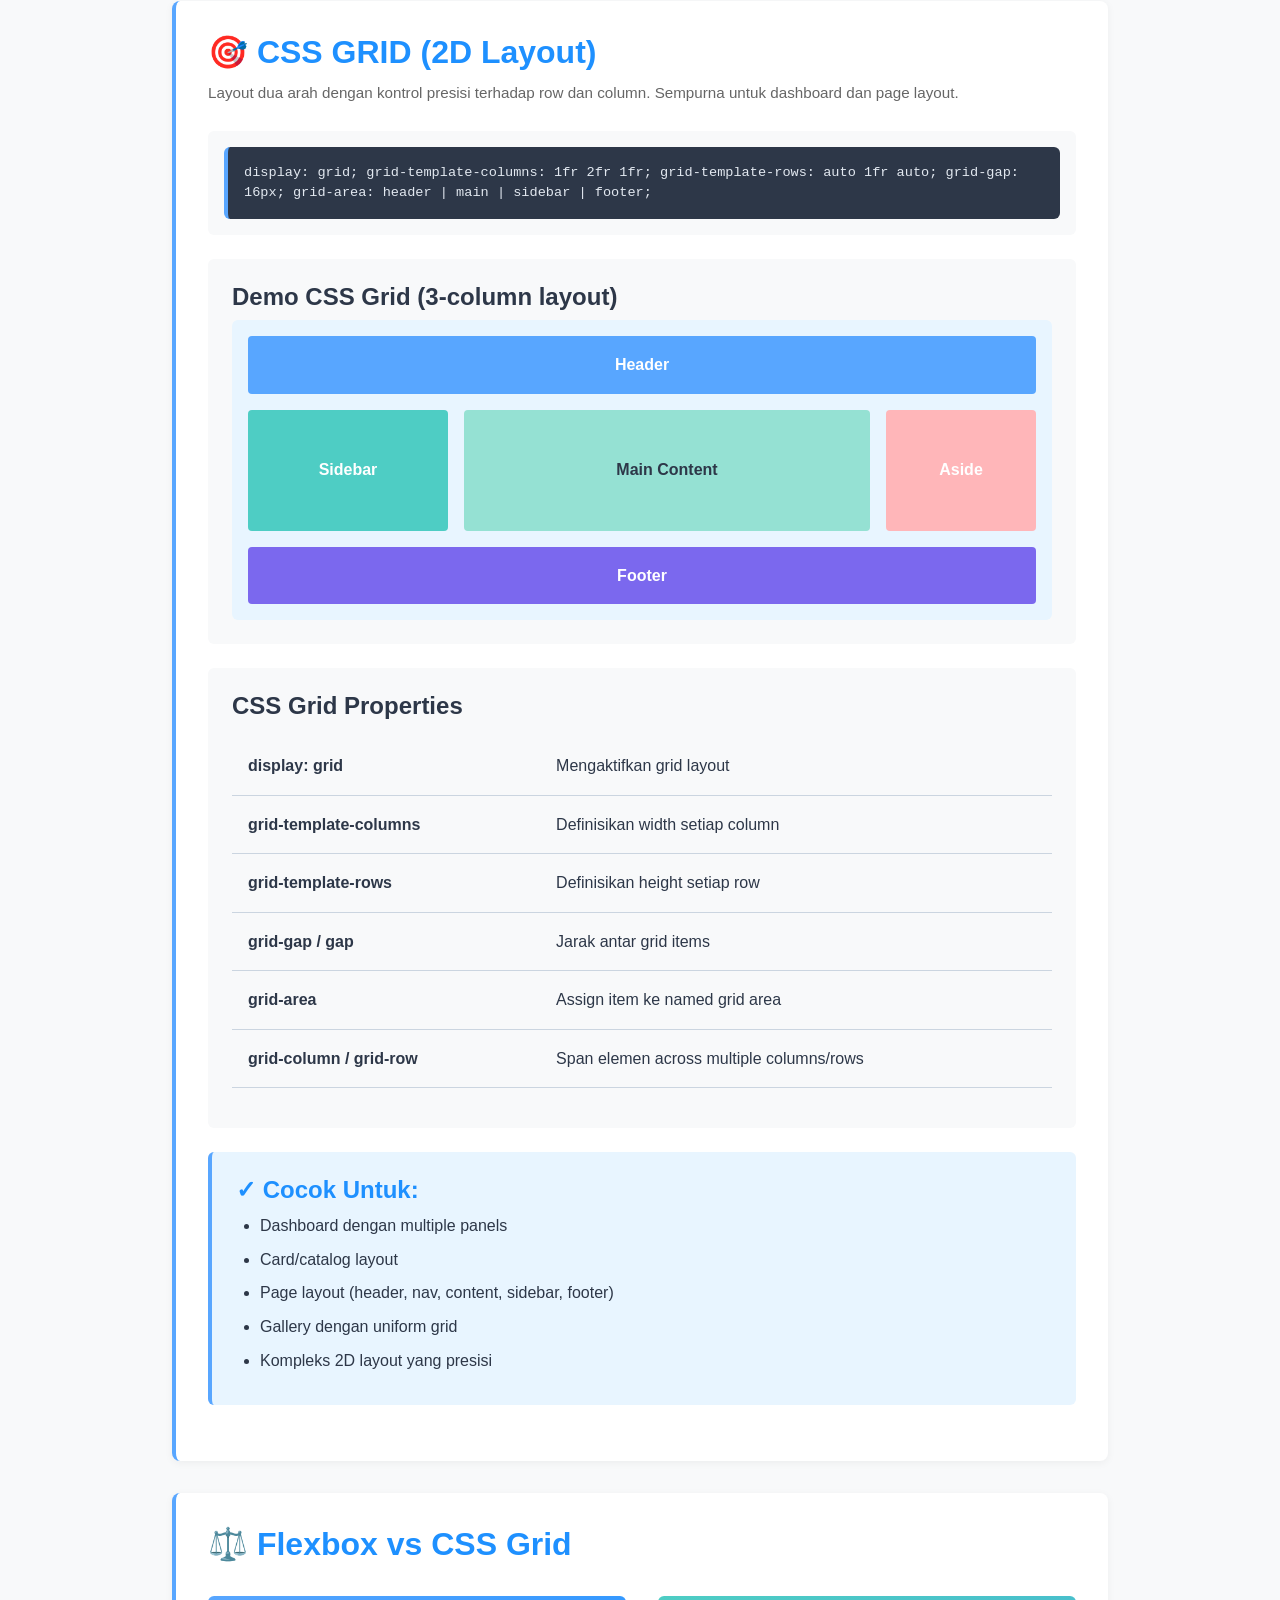
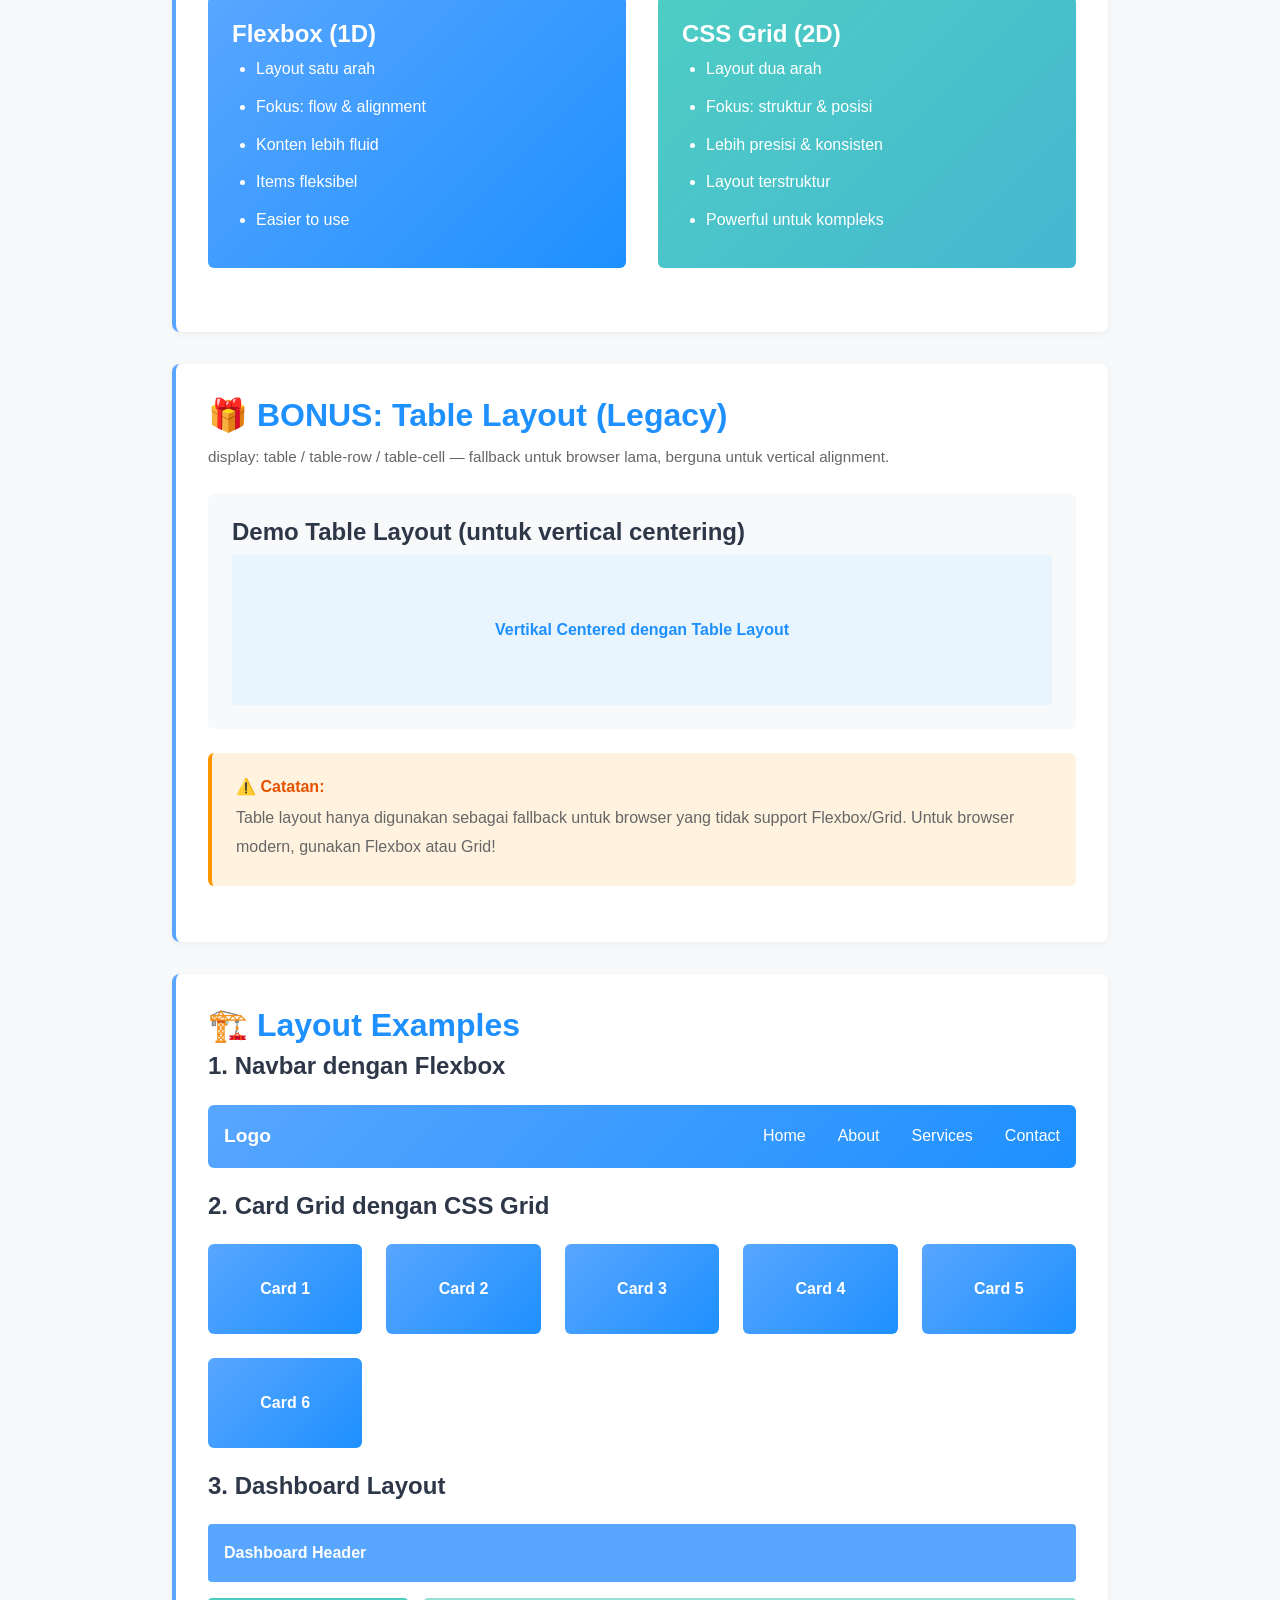
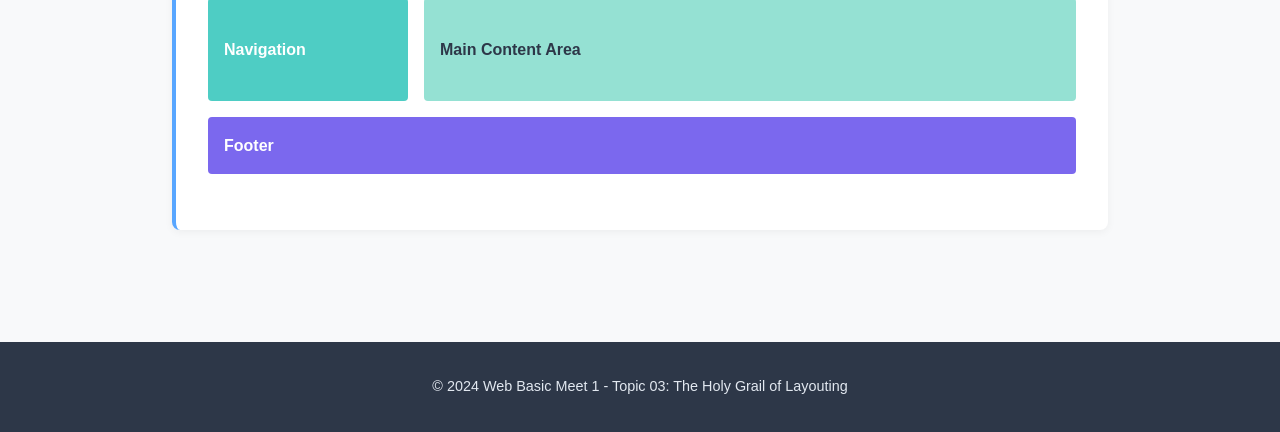
<file: Web Basic/Meet 1/new/03-holy-grail-layouting.html>
<!DOCTYPE html>
<html lang="id">
<head>
    <meta charset="UTF-8">
    <meta name="viewport" content="width=device-width, initial-scale=1.0">
    <title>03 · The Holy Grail of Layouting</title>
    <link rel="stylesheet" href="03-holy-grail-layouting.css">
</head>
<body>
    <header class="header">
        <h1>03 · The Holy Grail of Layouting</h1>
        <p class="subtitle">Flexbox · CSS Grid · Advanced Layouts</p>
    </header>

    <main class="container">
        <!-- FLEXBOX SECTION -->
        <section class="section">
            <h2>📱 FLEXBOX (1D Layout)</h2>
            <p class="description">Layout satu arah dengan kontrol flow dan alignment yang fleksibel. Sempurna untuk navbar, button group, dan centering.</p>

            <div class="code-wrapper">
                <code class="code-block">display: flex;
flex-direction: row | column;
justify-content: center | space-between | space-around;
align-items: center | stretch | flex-start;
gap: 1rem;</code>
            </div>

            <div class="flexbox-demo">
                <h3>Demo Flexbox (row, space-around, center)</h3>
                <div class="flex-container">
                    <div class="flex-item">Item 1</div>
                    <div class="flex-item">Item 2</div>
                    <div class="flex-item">Item 3</div>
                    <div class="flex-item">Item 4</div>
                </div>
            </div>

            <div class="flex-properties">
                <h3>Flexbox Properties</h3>
                <table class="properties-table">
                    <tr>
                        <td><strong>display: flex</strong></td>
                        <td>Mengaktifkan flexbox layout</td>
                    </tr>
                    <tr>
                        <td><strong>flex-direction</strong></td>
                        <td>row (default) | column | row-reverse | column-reverse</td>
                    </tr>
                    <tr>
                        <td><strong>justify-content</strong></td>
                        <td>Alignment horizontal (main axis)</td>
                    </tr>
                    <tr>
                        <td><strong>align-items</strong></td>
                        <td>Alignment vertikal (cross axis)</td>
                    </tr>
                    <tr>
                        <td><strong>gap</strong></td>
                        <td>Jarak antar item</td>
                    </tr>
                    <tr>
                        <td><strong>flex-wrap</strong></td>
                        <td>wrap | nowrap (default)</td>
                    </tr>
                    <tr>
                        <td><strong>flex</strong></td>
                        <td>Shorthand untuk grow, shrink, basis</td>
                    </tr>
                </table>
            </div>

            <div class="use-cases">
                <h3>✓ Cocok Untuk:</h3>
                <ul>
                    <li>Navbar dan navigation menu</li>
                    <li>Button group dan toolbar</li>
                    <li>Form input (vertical/horizontal)</li>
                    <li>Centering elemen</li>
                    <li>Simple card layout</li>
                </ul>
            </div>
        </section>

        <!-- CSS GRID SECTION -->
        <section class="section">
            <h2>🎯 CSS GRID (2D Layout)</h2>
            <p class="description">Layout dua arah dengan kontrol presisi terhadap row dan column. Sempurna untuk dashboard dan page layout.</p>

            <div class="code-wrapper">
                <code class="code-block">display: grid;
grid-template-columns: 1fr 2fr 1fr;
grid-template-rows: auto 1fr auto;
grid-gap: 16px;
grid-area: header | main | sidebar | footer;</code>
            </div>

            <div class="grid-demo">
                <h3>Demo CSS Grid (3-column layout)</h3>
                <div class="grid-container">
                    <div class="grid-header">Header</div>
                    <div class="grid-sidebar">Sidebar</div>
                    <div class="grid-main">Main Content</div>
                    <div class="grid-aside">Aside</div>
                    <div class="grid-footer">Footer</div>
                </div>
            </div>

            <div class="grid-properties">
                <h3>CSS Grid Properties</h3>
                <table class="properties-table">
                    <tr>
                        <td><strong>display: grid</strong></td>
                        <td>Mengaktifkan grid layout</td>
                    </tr>
                    <tr>
                        <td><strong>grid-template-columns</strong></td>
                        <td>Definisikan width setiap column</td>
                    </tr>
                    <tr>
                        <td><strong>grid-template-rows</strong></td>
                        <td>Definisikan height setiap row</td>
                    </tr>
                    <tr>
                        <td><strong>grid-gap / gap</strong></td>
                        <td>Jarak antar grid items</td>
                    </tr>
                    <tr>
                        <td><strong>grid-area</strong></td>
                        <td>Assign item ke named grid area</td>
                    </tr>
                    <tr>
                        <td><strong>grid-column / grid-row</strong></td>
                        <td>Span elemen across multiple columns/rows</td>
                    </tr>
                </table>
            </div>

            <div class="use-cases">
                <h3>✓ Cocok Untuk:</h3>
                <ul>
                    <li>Dashboard dengan multiple panels</li>
                    <li>Card/catalog layout</li>
                    <li>Page layout (header, nav, content, sidebar, footer)</li>
                    <li>Gallery dengan uniform grid</li>
                    <li>Kompleks 2D layout yang presisi</li>
                </ul>
            </div>
        </section>

        <!-- COMPARISON -->
        <section class="section">
            <h2>⚖️ Flexbox vs CSS Grid</h2>
            
            <div class="comparison">
                <div class="comp-card flexbox">
                    <h3>Flexbox (1D)</h3>
                    <ul>
                        <li>Layout satu arah</li>
                        <li>Fokus: flow & alignment</li>
                        <li>Konten lebih fluid</li>
                        <li>Items fleksibel</li>
                        <li>Easier to use</li>
                    </ul>
                </div>
                <div class="comp-card grid">
                    <h3>CSS Grid (2D)</h3>
                    <ul>
                        <li>Layout dua arah</li>
                        <li>Fokus: struktur & posisi</li>
                        <li>Lebih presisi & konsisten</li>
                        <li>Layout terstruktur</li>
                        <li>Powerful untuk kompleks</li>
                    </ul>
                </div>
            </div>
        </section>

        <!-- BONUS: TABLE LAYOUT -->
        <section class="section">
            <h2>🎁 BONUS: Table Layout (Legacy)</h2>
            <p class="description">display: table / table-row / table-cell — fallback untuk browser lama, berguna untuk vertical alignment.</p>

            <div class="table-layout-demo">
                <h3>Demo Table Layout (untuk vertical centering)</h3>
                <div class="table-container">
                    <div class="table-cell">Vertikal Centered dengan Table Layout</div>
                </div>
            </div>

            <div class="tips-box">
                <h4>⚠️ Catatan:</h4>
                <p>Table layout hanya digunakan sebagai fallback untuk browser yang tidak support Flexbox/Grid. Untuk browser modern, gunakan Flexbox atau Grid!</p>
            </div>
        </section>

        <!-- LAYOUT EXAMPLES -->
        <section class="section">
            <h2>🏗️ Layout Examples</h2>

            <h3>1. Navbar dengan Flexbox</h3>
            <div class="example-navbar">
                <div class="nav-logo">Logo</div>
                <div class="nav-items">
                    <a href="#">Home</a>
                    <a href="#">About</a>
                    <a href="#">Services</a>
                    <a href="#">Contact</a>
                </div>
            </div>

            <h3>2. Card Grid dengan CSS Grid</h3>
            <div class="card-grid">
                <div class="card-item">Card 1</div>
                <div class="card-item">Card 2</div>
                <div class="card-item">Card 3</div>
                <div class="card-item">Card 4</div>
                <div class="card-item">Card 5</div>
                <div class="card-item">Card 6</div>
            </div>

            <h3>3. Dashboard Layout</h3>
            <div class="dashboard-grid">
                <div class="dash-header">Dashboard Header</div>
                <div class="dash-sidebar">Navigation</div>
                <div class="dash-main">Main Content Area</div>
                <div class="dash-footer">Footer</div>
            </div>
        </section>
    </main>

    <footer class="footer">
        <p>&copy; 2024 Web Basic Meet 1 - Topic 03: The Holy Grail of Layouting</p>
    </footer>
</body>
</html>
</file>
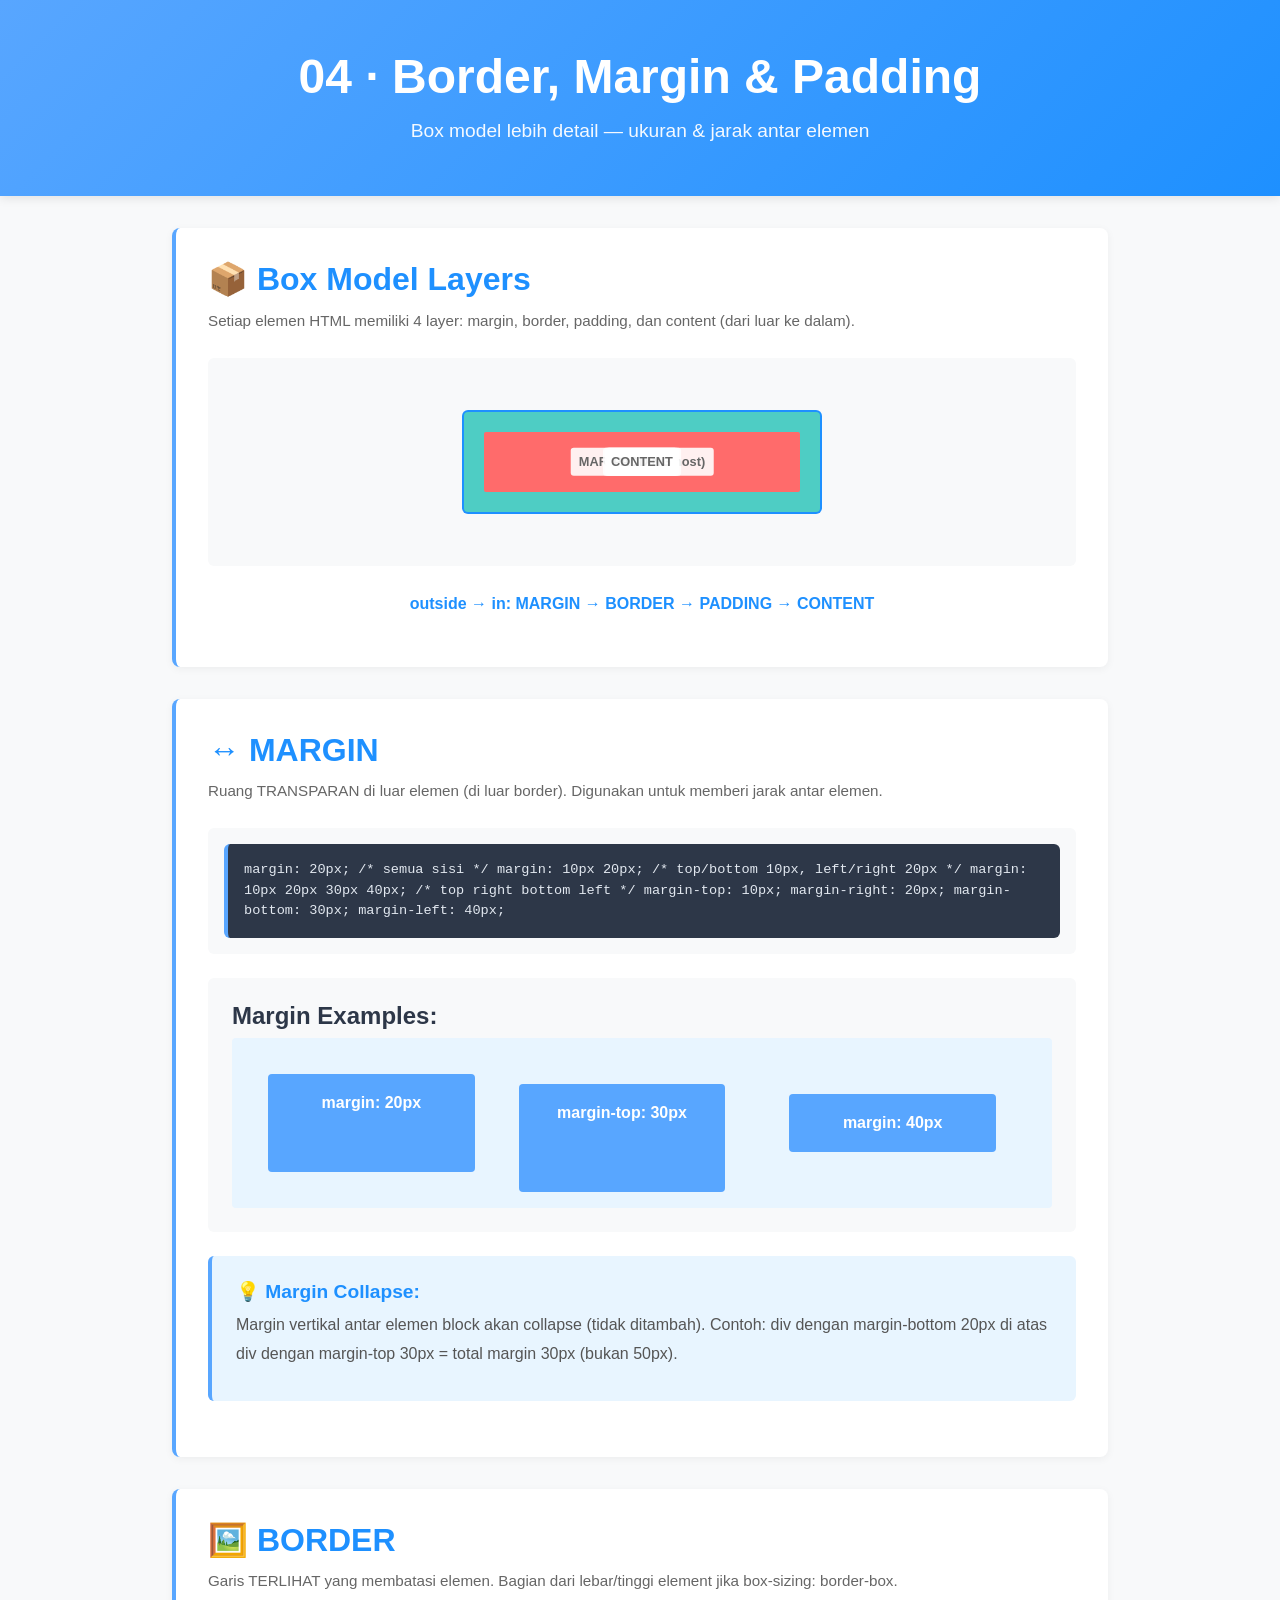
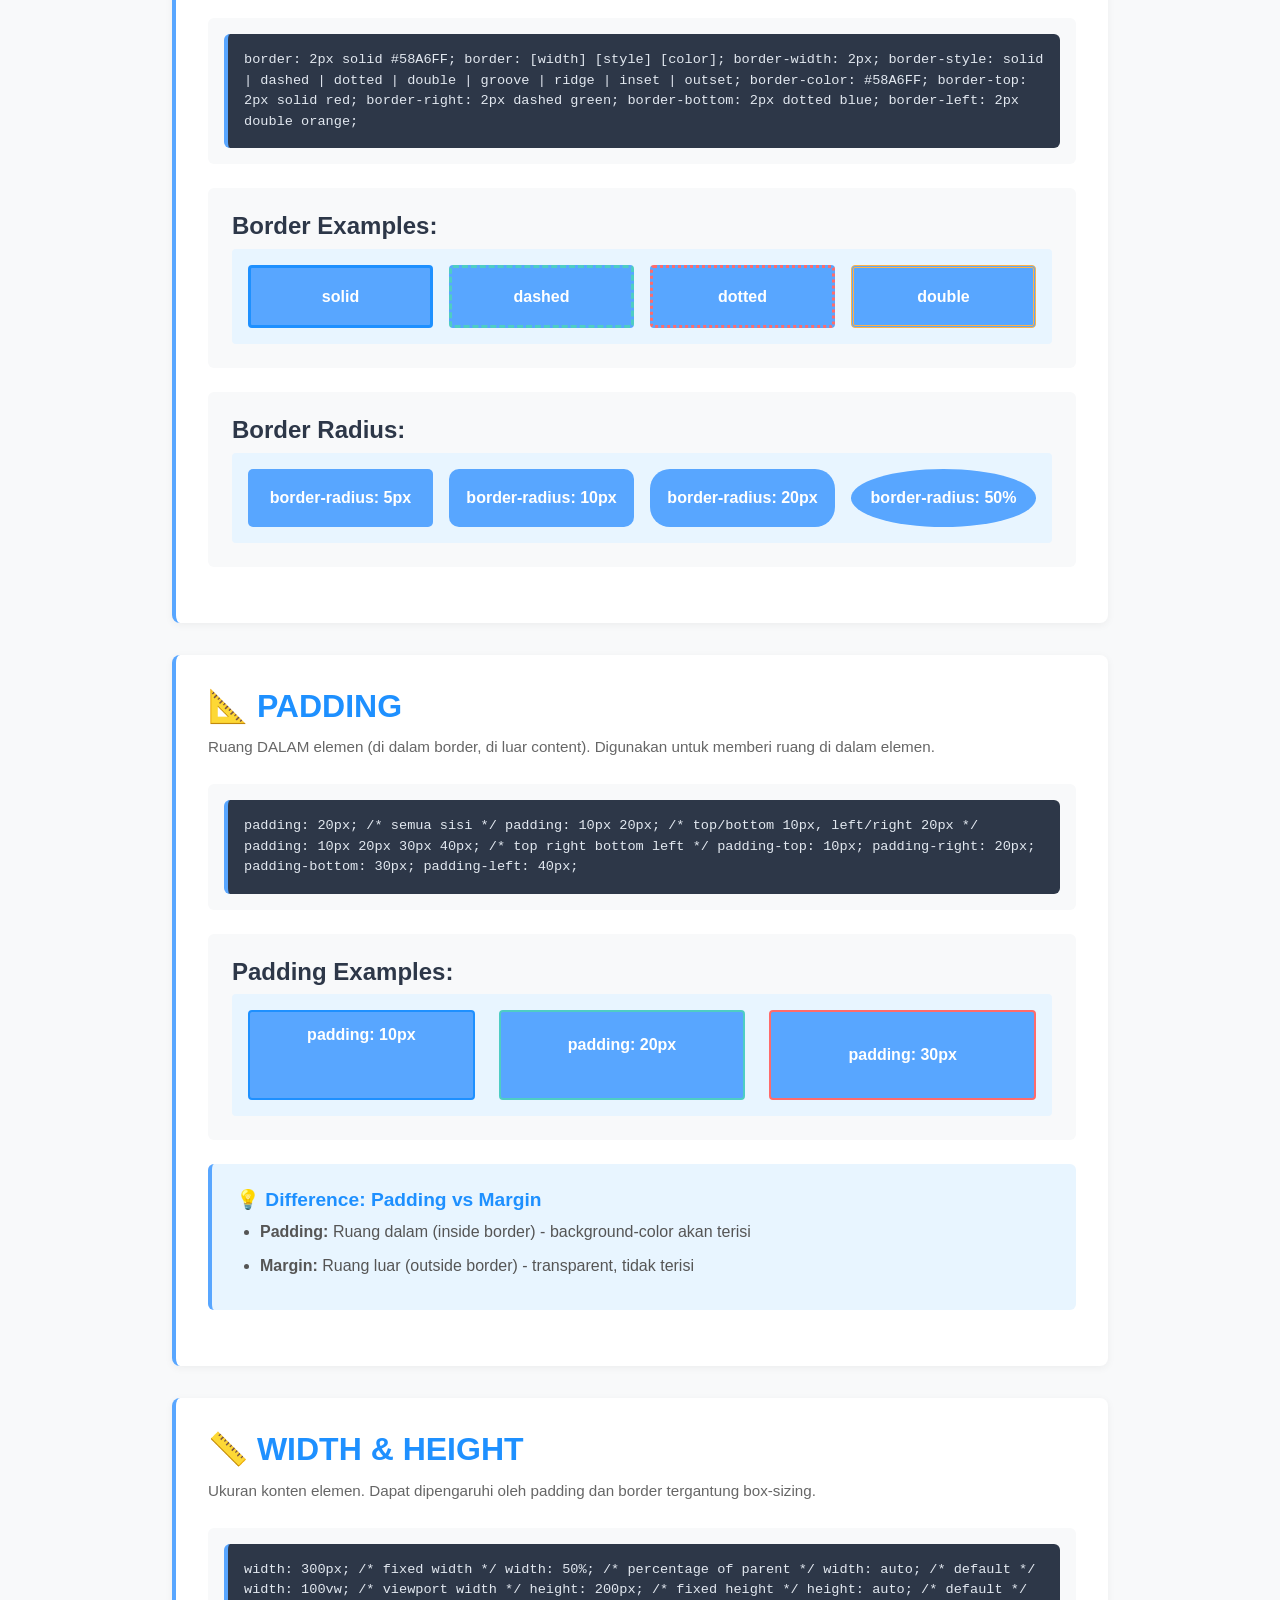
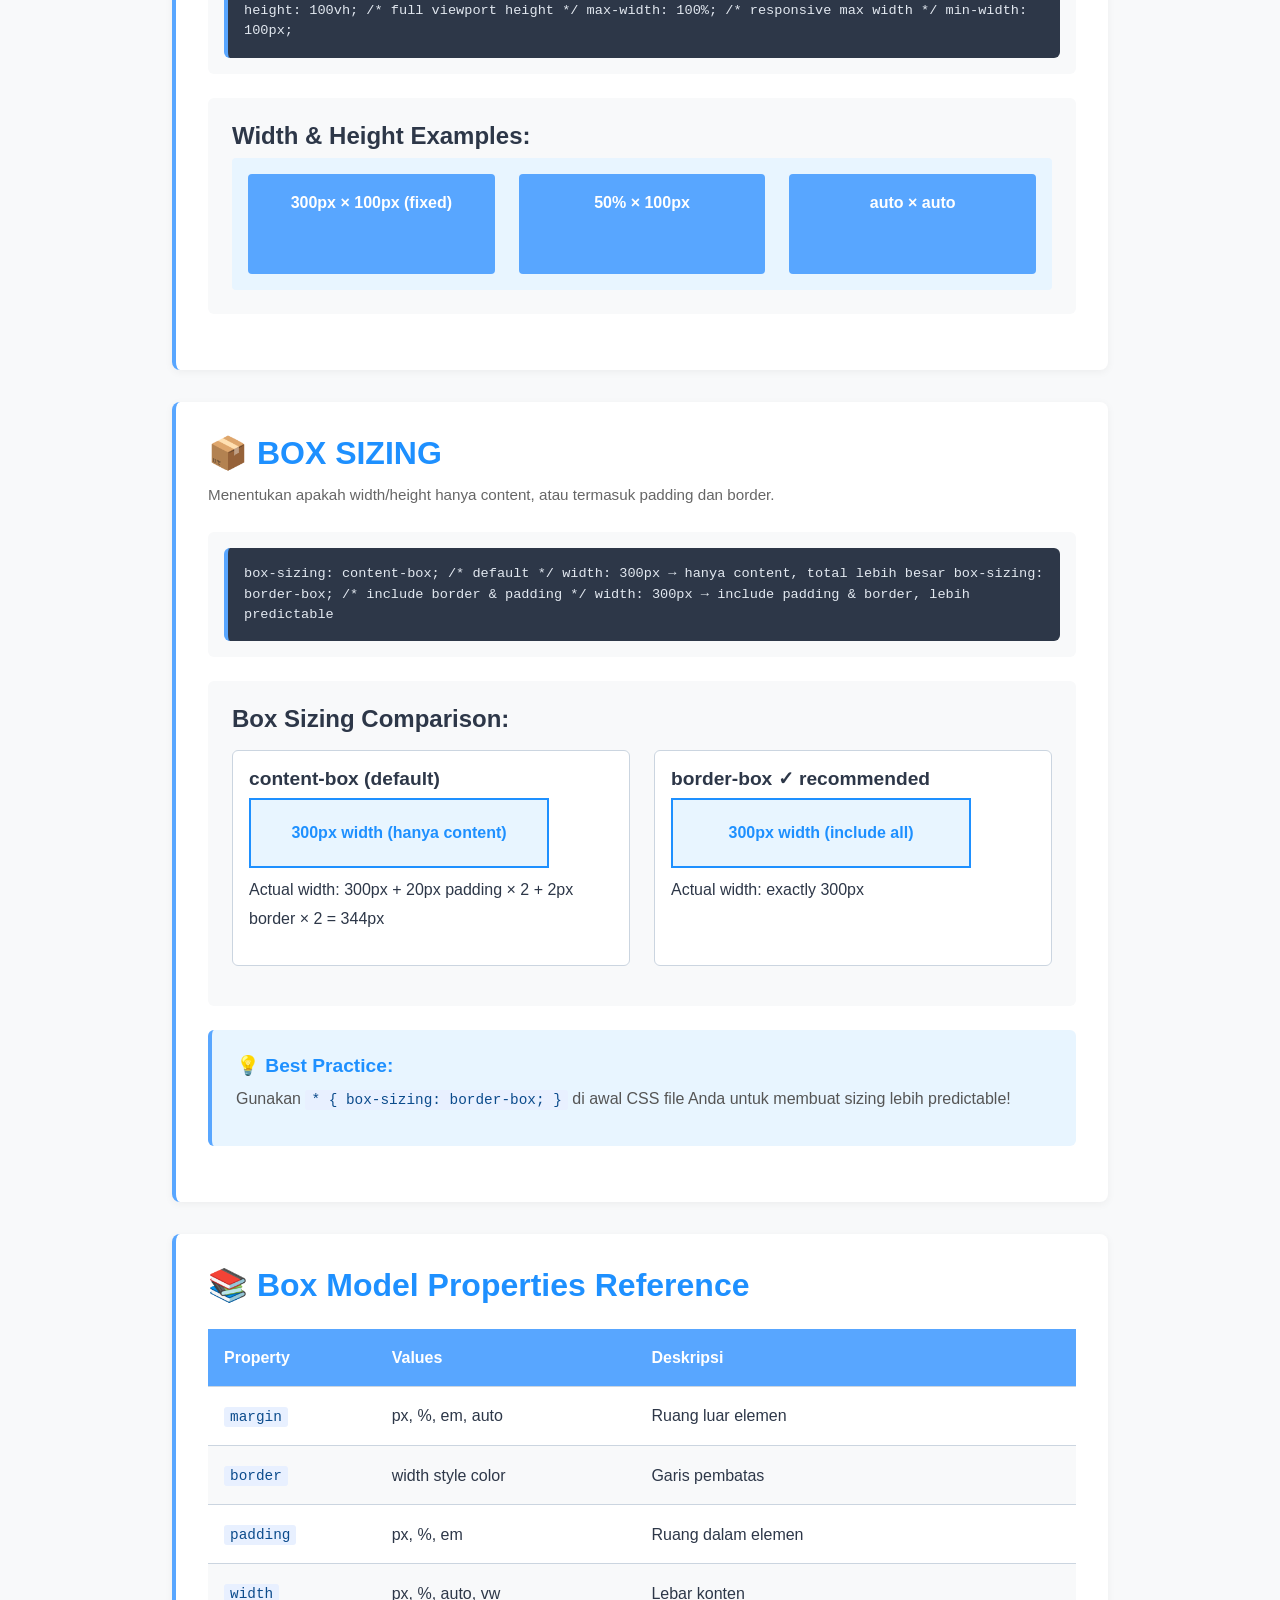
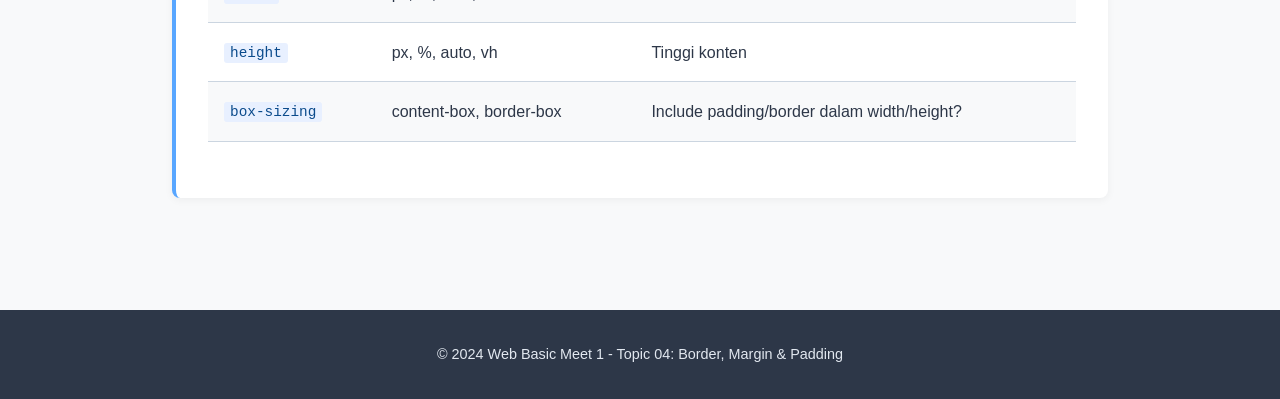
<file: Web Basic/Meet 1/new/04-border-margin-padding.html>
<!DOCTYPE html>
<html lang="id">
<head>
    <meta charset="UTF-8">
    <meta name="viewport" content="width=device-width, initial-scale=1.0">
    <title>04 · Border, Margin & Padding</title>
    <link rel="stylesheet" href="04-border-margin-padding.css">
</head>
<body>
    <header class="header">
        <h1>04 · Border, Margin & Padding</h1>
        <p class="subtitle">Box model lebih detail — ukuran & jarak antar elemen</p>
    </header>

    <main class="container">
        <!-- BOX MODEL LAYERS -->
        <section class="section">
            <h2>📦 Box Model Layers</h2>
            <p class="description">Setiap elemen HTML memiliki 4 layer: margin, border, padding, dan content (dari luar ke dalam).</p>

            <div class="boxmodel-visualization">
                <div class="layer-outer">
                    <span class="layer-label">MARGIN (outermost)</span>
                    <div class="layer-border">
                        <span class="layer-label">BORDER</span>
                        <div class="layer-padding">
                            <span class="layer-label">PADDING</span>
                            <div class="layer-content">
                                <span class="layer-label">CONTENT</span>
                            </div>
                        </div>
                    </div>
                </div>
            </div>

            <p class="center-text">outside → in: MARGIN → BORDER → PADDING → CONTENT</p>
        </section>

        <!-- MARGIN -->
        <section class="section">
            <h2>↔️ MARGIN</h2>
            <p class="description">Ruang TRANSPARAN di luar elemen (di luar border). Digunakan untuk memberi jarak antar elemen.</p>

            <div class="code-wrapper">
                <code class="code-block">margin: 20px;              /* semua sisi */
margin: 10px 20px;         /* top/bottom 10px, left/right 20px */
margin: 10px 20px 30px 40px;  /* top right bottom left */
margin-top: 10px;
margin-right: 20px;
margin-bottom: 30px;
margin-left: 40px;</code>
            </div>

            <div class="margin-examples">
                <h3>Margin Examples:</h3>
                <div class="example-container">
                    <div class="example-box margin-20">margin: 20px</div>
                    <div class="example-box margin-top-30">margin-top: 30px</div>
                    <div class="example-box margin-40">margin: 40px</div>
                </div>
            </div>

            <div class="tips-box">
                <h4>💡 Margin Collapse:</h4>
                <p>Margin vertikal antar elemen block akan collapse (tidak ditambah). Contoh: div dengan margin-bottom 20px di atas div dengan margin-top 30px = total margin 30px (bukan 50px).</p>
            </div>
        </section>

        <!-- BORDER -->
        <section class="section">
            <h2>🖼️ BORDER</h2>
            <p class="description">Garis TERLIHAT yang membatasi elemen. Bagian dari lebar/tinggi element jika box-sizing: border-box.</p>

            <div class="code-wrapper">
                <code class="code-block">border: 2px solid #58A6FF;
border: [width] [style] [color];

border-width: 2px;
border-style: solid | dashed | dotted | double | groove | ridge | inset | outset;
border-color: #58A6FF;

border-top: 2px solid red;
border-right: 2px dashed green;
border-bottom: 2px dotted blue;
border-left: 2px double orange;</code>
            </div>

            <div class="border-examples">
                <h3>Border Examples:</h3>
                <div class="example-container border-row">
                    <div class="example-box border-solid">solid</div>
                    <div class="example-box border-dashed">dashed</div>
                    <div class="example-box border-dotted">dotted</div>
                    <div class="example-box border-double">double</div>
                </div>
            </div>

            <div class="border-radius-demo">
                <h3>Border Radius:</h3>
                <div class="example-container border-row">
                    <div class="example-box border-radius-small">border-radius: 5px</div>
                    <div class="example-box border-radius-medium">border-radius: 10px</div>
                    <div class="example-box border-radius-large">border-radius: 20px</div>
                    <div class="example-box border-radius-circle">border-radius: 50%</div>
                </div>
            </div>
        </section>

        <!-- PADDING -->
        <section class="section">
            <h2>📐 PADDING</h2>
            <p class="description">Ruang DALAM elemen (di dalam border, di luar content). Digunakan untuk memberi ruang di dalam elemen.</p>

            <div class="code-wrapper">
                <code class="code-block">padding: 20px;              /* semua sisi */
padding: 10px 20px;         /* top/bottom 10px, left/right 20px */
padding: 10px 20px 30px 40px;  /* top right bottom left */
padding-top: 10px;
padding-right: 20px;
padding-bottom: 30px;
padding-left: 40px;</code>
            </div>

            <div class="padding-examples">
                <h3>Padding Examples:</h3>
                <div class="example-container">
                    <div class="example-box padding-10">padding: 10px</div>
                    <div class="example-box padding-20">padding: 20px</div>
                    <div class="example-box padding-30">padding: 30px</div>
                </div>
            </div>

            <div class="tips-box">
                <h4>💡 Difference: Padding vs Margin</h4>
                <ul>
                    <li><strong>Padding:</strong> Ruang dalam (inside border) - background-color akan terisi</li>
                    <li><strong>Margin:</strong> Ruang luar (outside border) - transparent, tidak terisi</li>
                </ul>
            </div>
        </section>

        <!-- WIDTH & HEIGHT -->
        <section class="section">
            <h2>📏 WIDTH & HEIGHT</h2>
            <p class="description">Ukuran konten elemen. Dapat dipengaruhi oleh padding dan border tergantung box-sizing.</p>

            <div class="code-wrapper">
                <code class="code-block">width: 300px;         /* fixed width */
width: 50%;           /* percentage of parent */
width: auto;          /* default */
width: 100vw;         /* viewport width */

height: 200px;        /* fixed height */
height: auto;         /* default */
height: 100vh;        /* full viewport height */

max-width: 100%;      /* responsive max width */
min-width: 100px;</code>
            </div>

            <div class="width-height-examples">
                <h3>Width & Height Examples:</h3>
                <div class="example-container">
                    <div class="example-box size-fixed">300px × 100px (fixed)</div>
                    <div class="example-box size-percent">50% × 100px</div>
                    <div class="example-box size-auto">auto × auto</div>
                </div>
            </div>
        </section>

        <!-- BOX SIZING -->
        <section class="section">
            <h2>📦 BOX SIZING</h2>
            <p class="description">Menentukan apakah width/height hanya content, atau termasuk padding dan border.</p>

            <div class="code-wrapper">
                <code class="code-block">box-sizing: content-box;  /* default */
width: 300px → hanya content, total lebih besar

box-sizing: border-box;    /* include border & padding */
width: 300px → include padding & border, lebih predictable</code>
            </div>

            <div class="box-sizing-comparison">
                <h3>Box Sizing Comparison:</h3>
                <div class="comparison-boxes">
                    <div class="box-content-box">
                        <h4>content-box (default)</h4>
                        <div class="demo-box demo-content-box">300px width (hanya content)</div>
                        <p>Actual width: 300px + 20px padding × 2 + 2px border × 2 = 344px</p>
                    </div>
                    <div class="box-border-box">
                        <h4>border-box ✓ recommended</h4>
                        <div class="demo-box demo-border-box">300px width (include all)</div>
                        <p>Actual width: exactly 300px</p>
                    </div>
                </div>
            </div>

            <div class="tips-box">
                <h4>💡 Best Practice:</h4>
                <p>Gunakan <code>* { box-sizing: border-box; }</code> di awal CSS file Anda untuk membuat sizing lebih predictable!</p>
            </div>
        </section>

        <!-- ALL PROPERTIES REFERENCE -->
        <section class="section">
            <h2>📚 Box Model Properties Reference</h2>

            <table class="properties-table">
                <thead>
                    <tr>
                        <th>Property</th>
                        <th>Values</th>
                        <th>Deskripsi</th>
                    </tr>
                </thead>
                <tbody>
                    <tr>
                        <td><code>margin</code></td>
                        <td>px, %, em, auto</td>
                        <td>Ruang luar elemen</td>
                    </tr>
                    <tr>
                        <td><code>border</code></td>
                        <td>width style color</td>
                        <td>Garis pembatas</td>
                    </tr>
                    <tr>
                        <td><code>padding</code></td>
                        <td>px, %, em</td>
                        <td>Ruang dalam elemen</td>
                    </tr>
                    <tr>
                        <td><code>width</code></td>
                        <td>px, %, auto, vw</td>
                        <td>Lebar konten</td>
                    </tr>
                    <tr>
                        <td><code>height</code></td>
                        <td>px, %, auto, vh</td>
                        <td>Tinggi konten</td>
                    </tr>
                    <tr>
                        <td><code>box-sizing</code></td>
                        <td>content-box, border-box</td>
                        <td>Include padding/border dalam width/height?</td>
                    </tr>
                </tbody>
            </table>
        </section>
    </main>

    <footer class="footer">
        <p>&copy; 2024 Web Basic Meet 1 - Topic 04: Border, Margin & Padding</p>
    </footer>
</body>
</html>
</file>
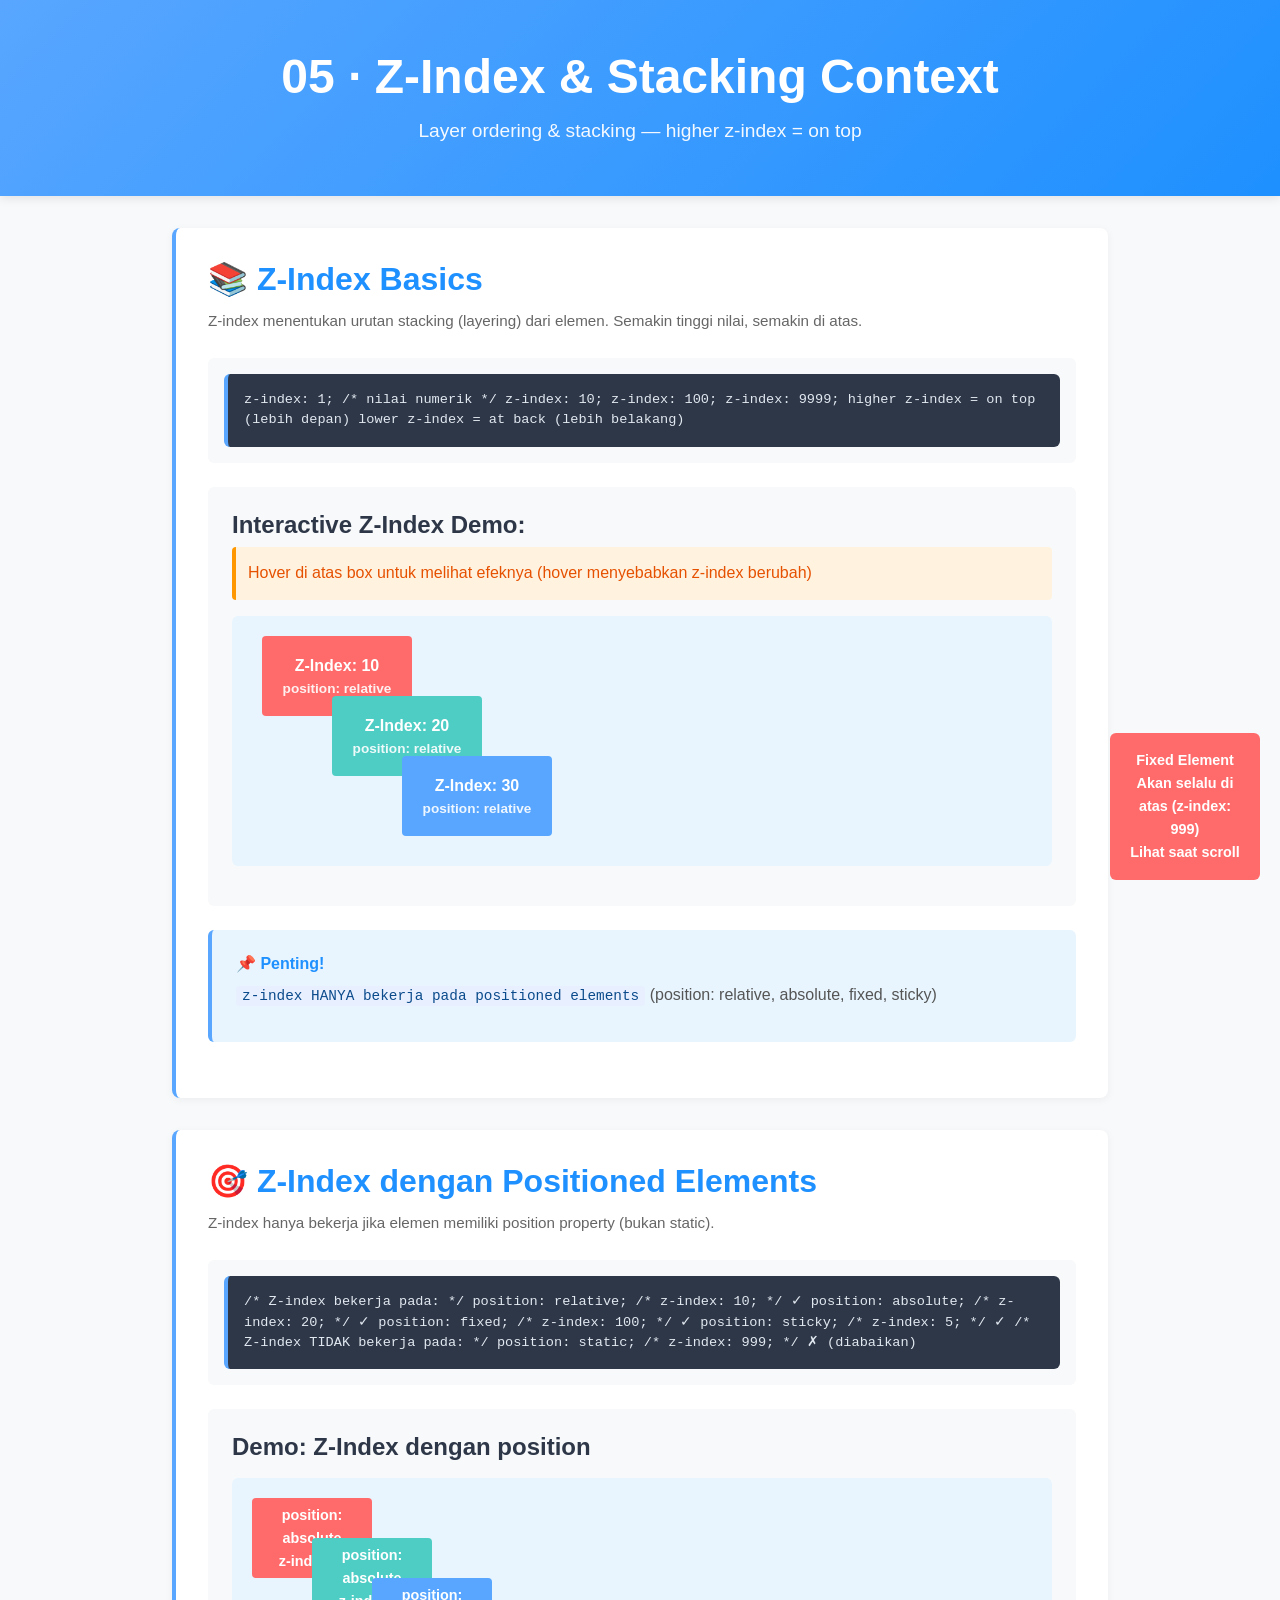
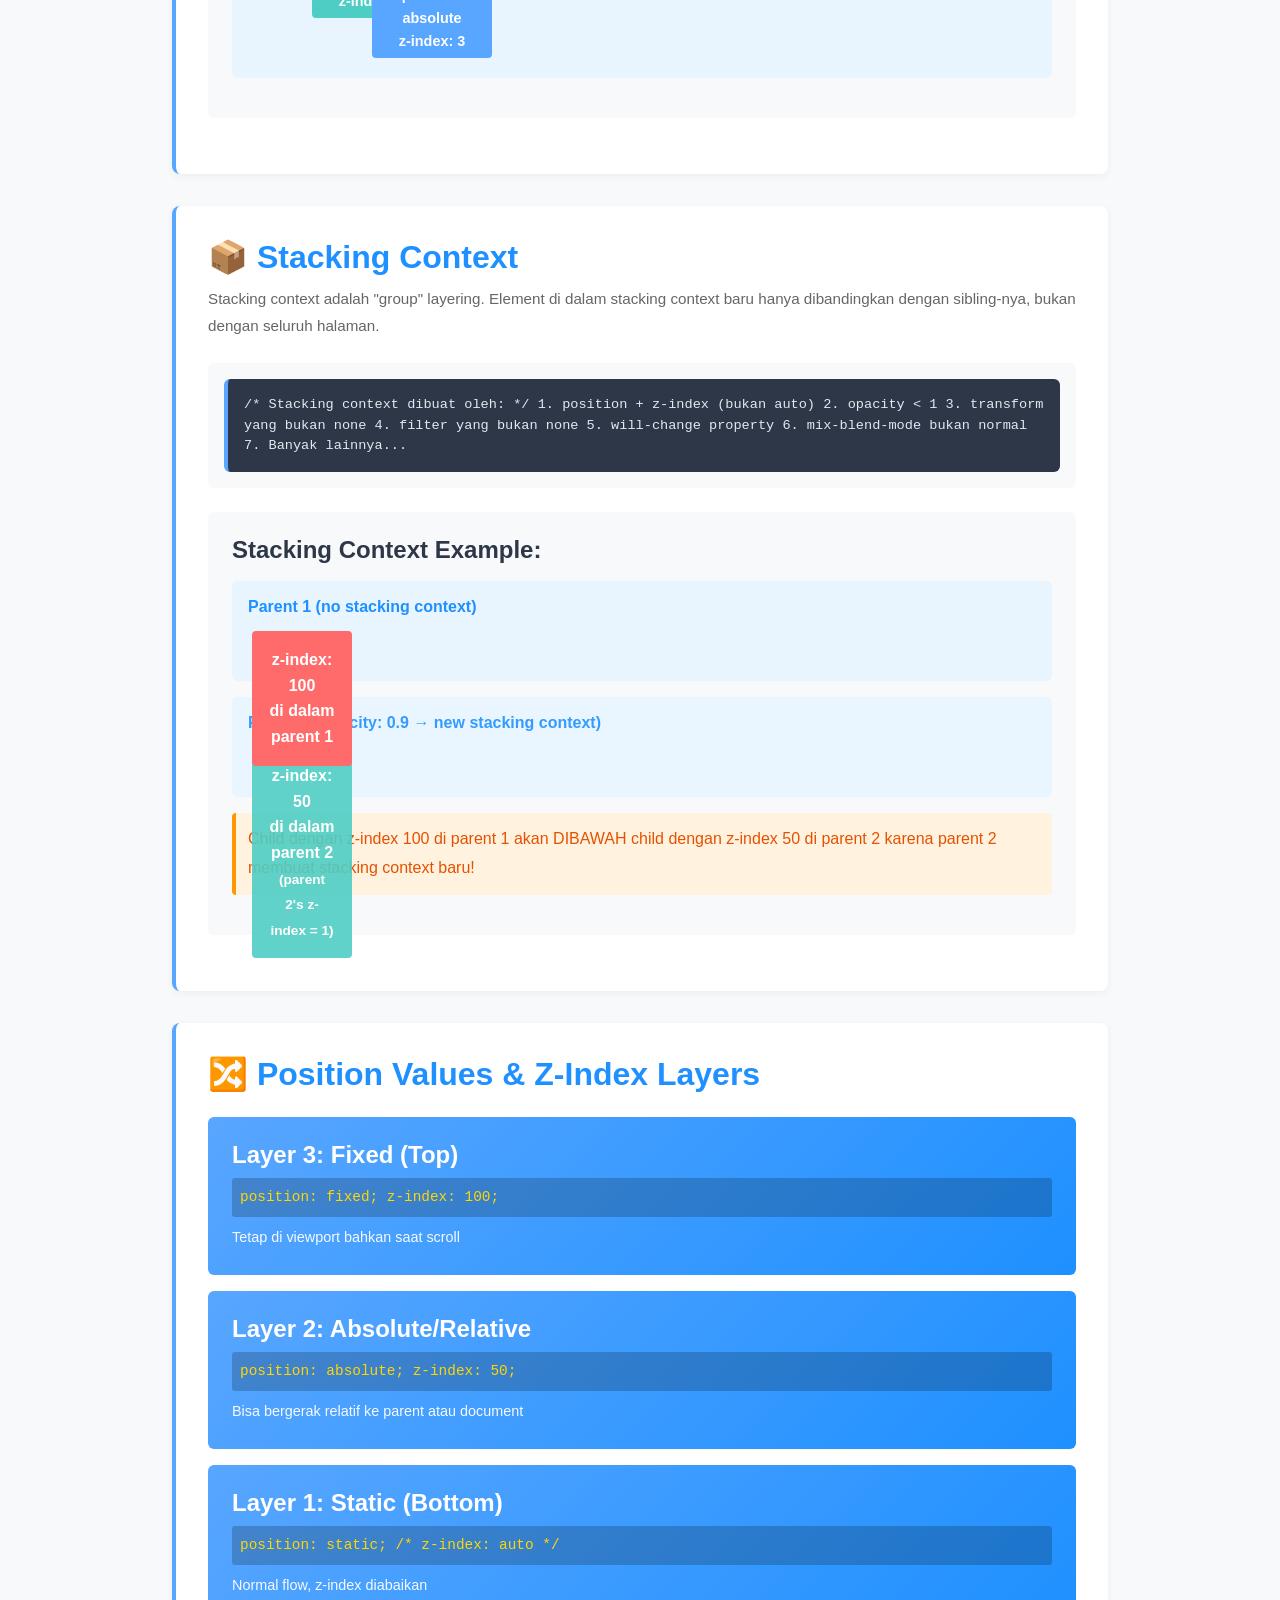
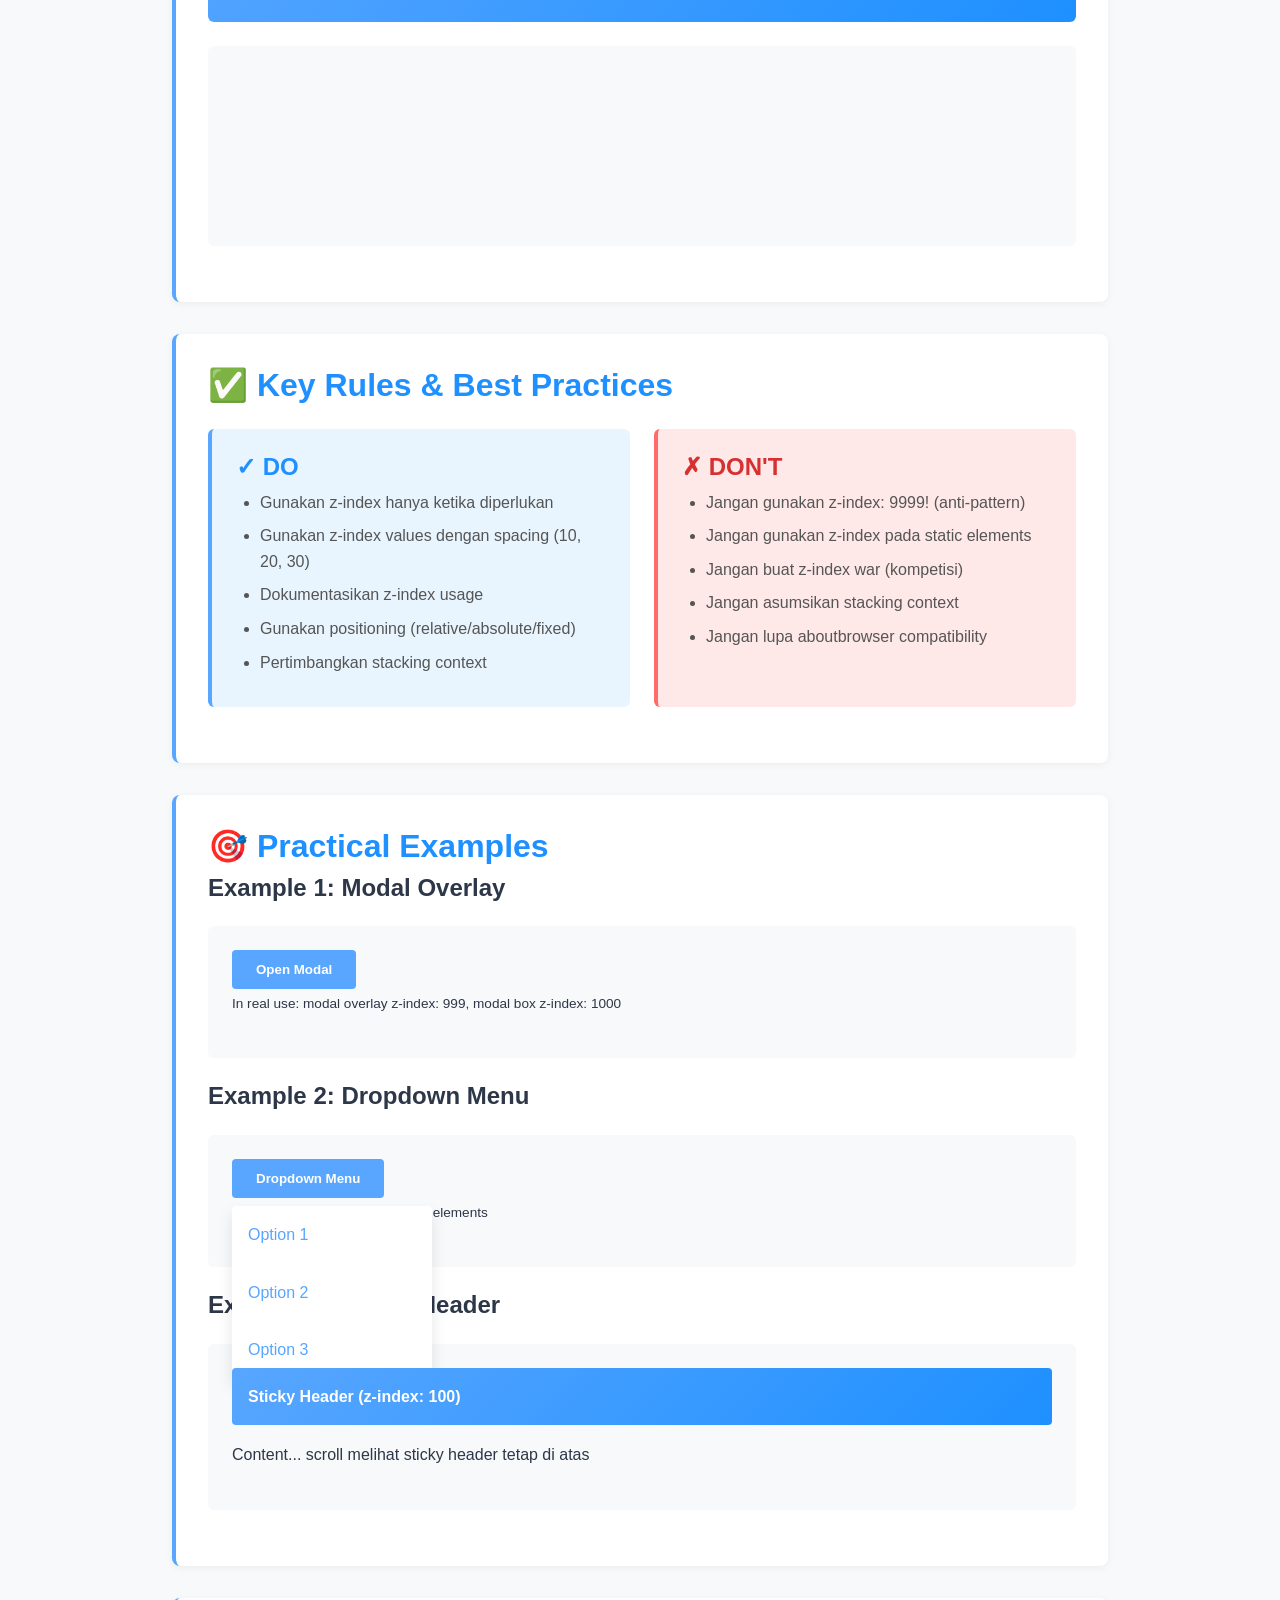
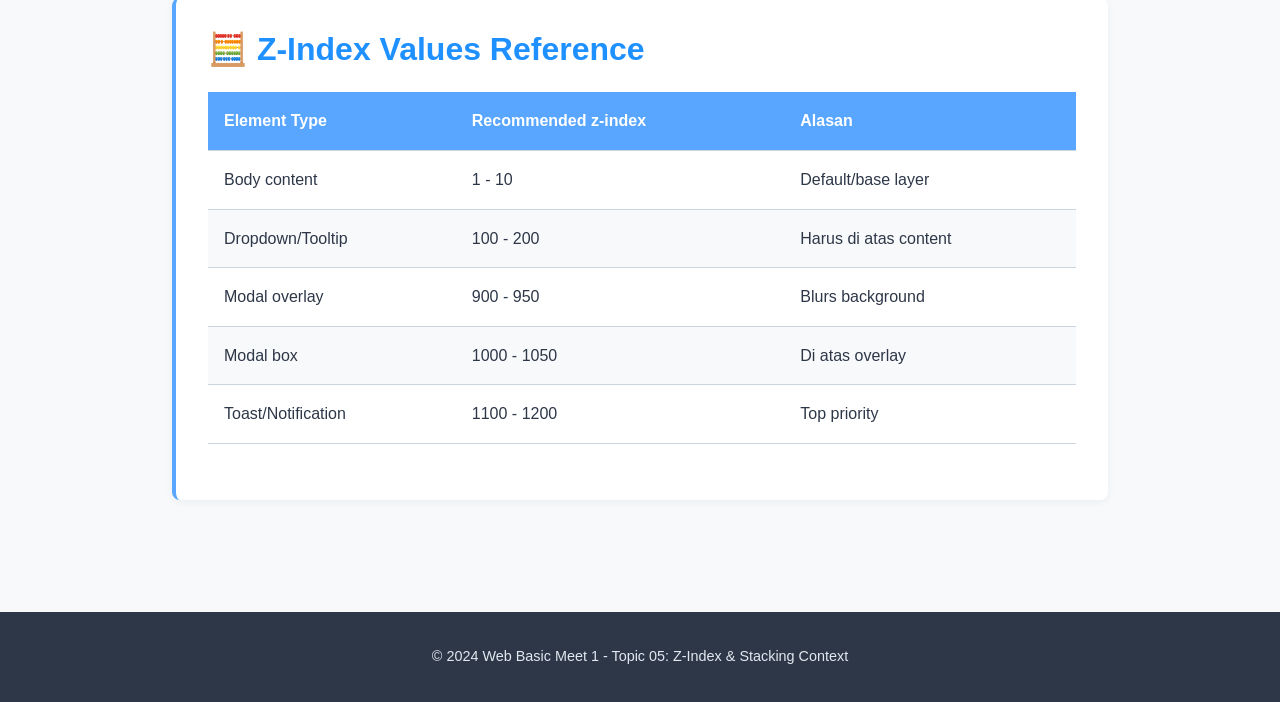
<file: Web Basic/Meet 1/new/05-z-index.html>
<!DOCTYPE html>
<html lang="id">
<head>
    <meta charset="UTF-8">
    <meta name="viewport" content="width=device-width, initial-scale=1.0">
    <title>05 · Z-Index & Stacking Context</title>
    <link rel="stylesheet" href="05-z-index.css">
</head>
<body>
    <header class="header">
        <h1>05 · Z-Index & Stacking Context</h1>
        <p class="subtitle">Layer ordering & stacking — higher z-index = on top</p>
    </header>

    <main class="container">
        <!-- Z-INDEX BASICS -->
        <section class="section">
            <h2>📚 Z-Index Basics</h2>
            <p class="description">Z-index menentukan urutan stacking (layering) dari elemen. Semakin tinggi nilai, semakin di atas.</p>

            <div class="code-wrapper">
                <code class="code-block">z-index: 1;      /* nilai numerik */
z-index: 10;
z-index: 100;
z-index: 9999;

higher z-index = on top (lebih depan)
lower z-index = at back (lebih belakang)</code>
            </div>

            <div class="zindex-example">
                <h3>Interactive Z-Index Demo:</h3>
                <p class="demo-instruction">Hover di atas box untuk melihat efeknya (hover menyebabkan z-index berubah)</p>
                
                <div class="zindex-container">
                    <div class="zindex-box z-10" data-z="z-10">
                        <span>Z-Index: 10</span>
                        <small>position: relative</small>
                    </div>
                    <div class="zindex-box z-20" data-z="z-20">
                        <span>Z-Index: 20</span>
                        <small>position: relative</small>
                    </div>
                    <div class="zindex-box z-30" data-z="z-30">
                        <span>Z-Index: 30</span>
                        <small>position: relative</small>
                    </div>
                </div>
            </div>

            <div class="tips-box">
                <h4>📌 Penting!</h4>
                <p><code>z-index HANYA bekerja pada positioned elements</code> (position: relative, absolute, fixed, sticky)</p>
            </div>
        </section>

        <!-- POSITIONED ELEMENTS -->
        <section class="section">
            <h2>🎯 Z-Index dengan Positioned Elements</h2>
            <p class="description">Z-index hanya bekerja jika elemen memiliki position property (bukan static).</p>

            <div class="code-wrapper">
                <code class="code-block">/* Z-index bekerja pada: */
position: relative;    /* z-index: 10; */ ✓
position: absolute;    /* z-index: 20; */ ✓
position: fixed;       /* z-index: 100; */ ✓
position: sticky;      /* z-index: 5; */ ✓

/* Z-index TIDAK bekerja pada: */
position: static;      /* z-index: 999; */ ✗ (diabaikan)</code>
            </div>

            <div class="positioned-demo">
                <h3>Demo: Z-Index dengan position</h3>
                
                <div class="demo-box">
                    <div class="abs-box abs-box-1">
                        position: absolute<br>z-index: 1
                    </div>
                    <div class="abs-box abs-box-2">
                        position: absolute<br>z-index: 2
                    </div>
                    <div class="abs-box abs-box-3">
                        position: absolute<br>z-index: 3
                    </div>
                </div>
            </div>
        </section>

        <!-- STACKING CONTEXT -->
        <section class="section">
            <h2>📦 Stacking Context</h2>
            <p class="description">Stacking context adalah "group" layering. Element di dalam stacking context baru hanya dibandingkan dengan sibling-nya, bukan dengan seluruh halaman.</p>

            <div class="code-wrapper">
                <code class="code-block">/* Stacking context dibuat oleh: */
1. position + z-index (bukan auto)
2. opacity < 1
3. transform yang bukan none
4. filter yang bukan none
5. will-change property
6. mix-blend-mode bukan normal
7. Banyak lainnya...</code>
            </div>

            <div class="stacking-demo">
                <h3>Stacking Context Example:</h3>
                
                <div class="stack-parent parent-1">
                    <h4>Parent 1 (no stacking context)</h4>
                    <div class="stack-child child-100">
                        z-index: 100<br>di dalam parent 1
                    </div>
                </div>

                <div class="stack-parent parent-2" style="opacity: 0.9;">
                    <h4>Parent 2 (opacity: 0.9 → new stacking context)</h4>
                    <div class="stack-child child-50">
                        z-index: 50<br>di dalam parent 2<br>
                        <small>(parent 2's z-index = 1)</small>
                    </div>
                </div>

                <p class="demo-note">Child dengan z-index 100 di parent 1 akan DIBAWAH child dengan z-index 50 di parent 2 karena parent 2 membuat stacking context baru!</p>
            </div>
        </section>

        <!-- POSITION VALUES WITH Z-INDEX -->
        <section class="section">
            <h2>🔀 Position Values & Z-Index Layers</h2>

            <div class="position-layers">
                <div class="layer-card">
                    <h3>Layer 3: Fixed (Top)</h3>
                    <code>position: fixed; z-index: 100;</code>
                    <p>Tetap di viewport bahkan saat scroll</p>
                </div>
                <div class="layer-card">
                    <h3>Layer 2: Absolute/Relative</h3>
                    <code>position: absolute; z-index: 50;</code>
                    <p>Bisa bergerak relatif ke parent atau document</p>
                </div>
                <div class="layer-card">
                    <h3>Layer 1: Static (Bottom)</h3>
                    <code>position: static; /* z-index: auto */</code>
                    <p>Normal flow, z-index diabaikan</p>
                </div>
            </div>

            <div class="fixed-example">
                <div class="fixed-box">
                    <strong>Fixed Element</strong><br>
                    Akan selalu di atas (z-index: 999)<br>
                    Lihat saat scroll
                </div>
            </div>
        </section>

        <!-- KEY RULES -->
        <section class="section">
            <h2>✅ Key Rules & Best Practices</h2>

            <div class="rules-grid">
                <div class="rule-card">
                    <h3>✓ DO</h3>
                    <ul>
                        <li>Gunakan z-index hanya ketika diperlukan</li>
                        <li>Gunakan z-index values dengan spacing (10, 20, 30)</li>
                        <li>Dokumentasikan z-index usage</li>
                        <li>Gunakan positioning (relative/absolute/fixed)</li>
                        <li>Pertimbangkan stacking context</li>
                    </ul>
                </div>
                <div class="rule-card warning-card">
                    <h3>✗ DON'T</h3>
                    <ul>
                        <li>Jangan gunakan z-index: 9999! (anti-pattern)</li>
                        <li>Jangan gunakan z-index pada static elements</li>
                        <li>Jangan buat z-index war (kompetisi)</li>
                        <li>Jangan asumsikan stacking context</li>
                        <li>Jangan lupa aboutbrowser compatibility</li>
                    </ul>
                </div>
            </div>
        </section>

        <!-- PRACTICAL EXAMPLES -->
        <section class="section">
            <h2>🎯 Practical Examples</h2>

            <h3>Example 1: Modal Overlay</h3>
            <div class="modal-example">
                <button class="btn-modal" onclick="alert('Modal would appear with high z-index')">Open Modal</button>
                <p><small>In real use: modal overlay z-index: 999, modal box z-index: 1000</small></p>
            </div>

            <h3>Example 2: Dropdown Menu</h3>
            <div class="dropdown-example">
                <div class="dropdown">
                    <button class="dropdown-btn">Dropdown Menu</button>
                    <div class="dropdown-content">
                        <a href="#">Option 1</a>
                        <a href="#">Option 2</a>
                        <a href="#">Option 3</a>
                    </div>
                </div>
                <p><small>Dropdown needs z-index > other elements</small></p>
            </div>

            <h3>Example 3: Sticky Header</h3>
            <div class="sticky-demo">
                <div class="sticky-header">Sticky Header (z-index: 100)</div>
                <p>Content... scroll melihat sticky header tetap di atas</p>
            </div>
        </section>

        <!-- Z-INDEX CALCULATOR -->
        <section class="section">
            <h2>🧮 Z-Index Values Reference</h2>

            <table class="zindex-table">
                <thead>
                    <tr>
                        <th>Element Type</th>
                        <th>Recommended z-index</th>
                        <th>Alasan</th>
                    </tr>
                </thead>
                <tbody>
                    <tr>
                        <td>Body content</td>
                        <td>1 - 10</td>
                        <td>Default/base layer</td>
                    </tr>
                    <tr>
                        <td>Dropdown/Tooltip</td>
                        <td>100 - 200</td>
                        <td>Harus di atas content</td>
                    </tr>
                    <tr>
                        <td>Modal overlay</td>
                        <td>900 - 950</td>
                        <td>Blurs background</td>
                    </tr>
                    <tr>
                        <td>Modal box</td>
                        <td>1000 - 1050</td>
                        <td>Di atas overlay</td>
                    </tr>
                    <tr>
                        <td>Toast/Notification</td>
                        <td>1100 - 1200</td>
                        <td>Top priority</td>
                    </tr>
                </tbody>
            </table>
        </section>
    </main>

    <footer class="footer">
        <p>&copy; 2024 Web Basic Meet 1 - Topic 05: Z-Index & Stacking Context</p>
    </footer>
</body>
</html>
</file>
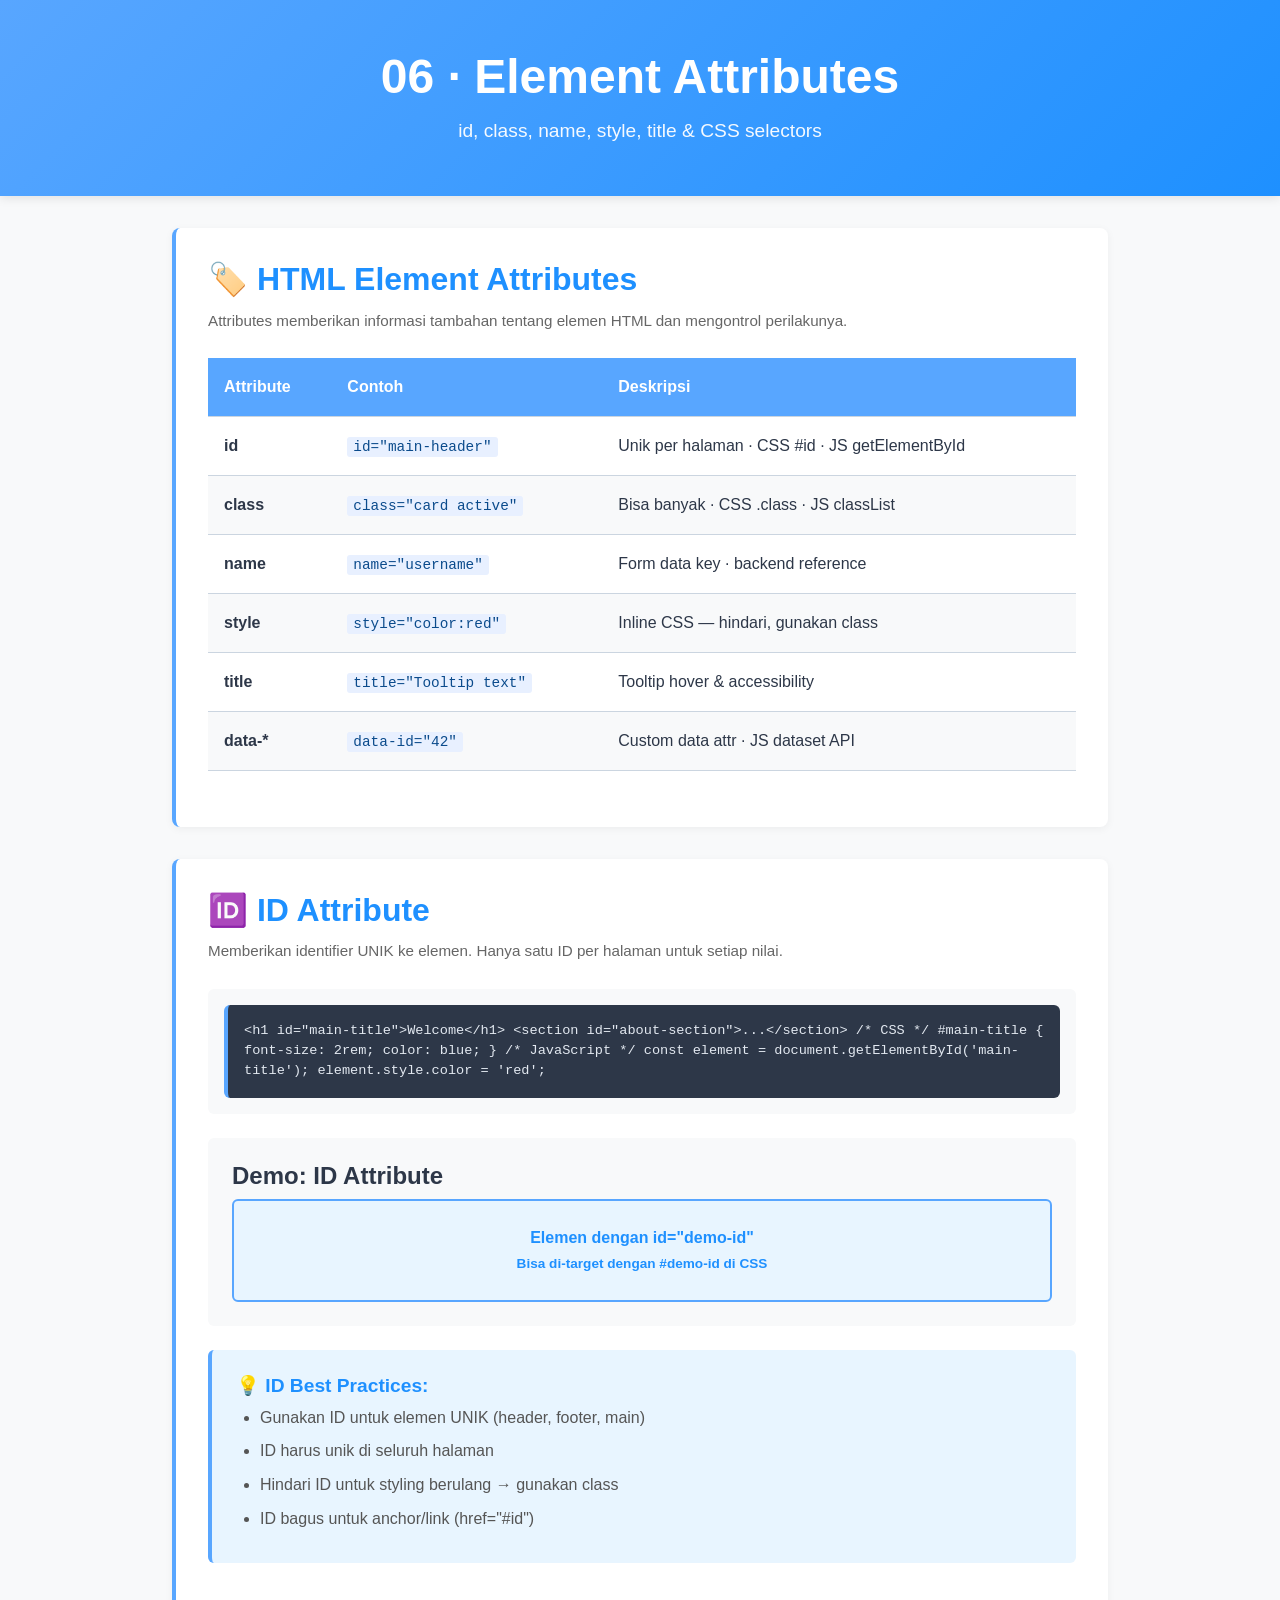
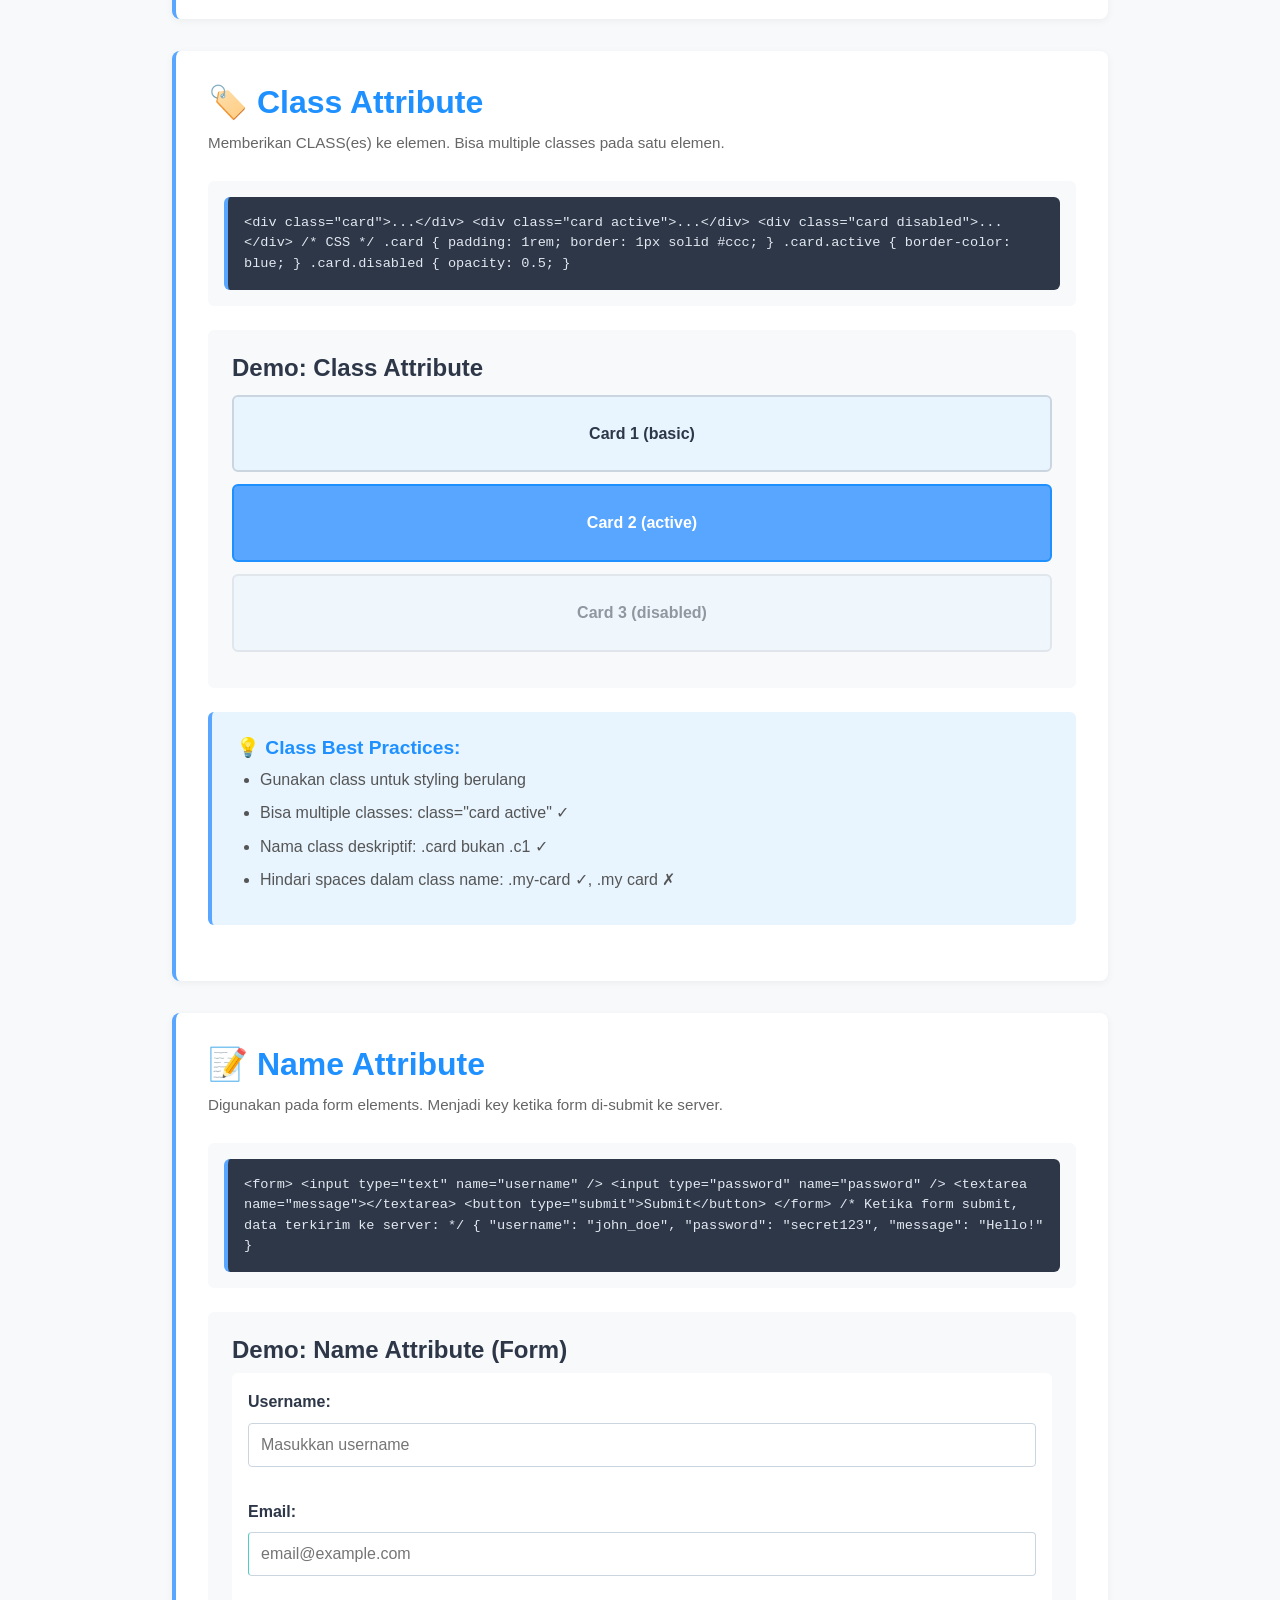
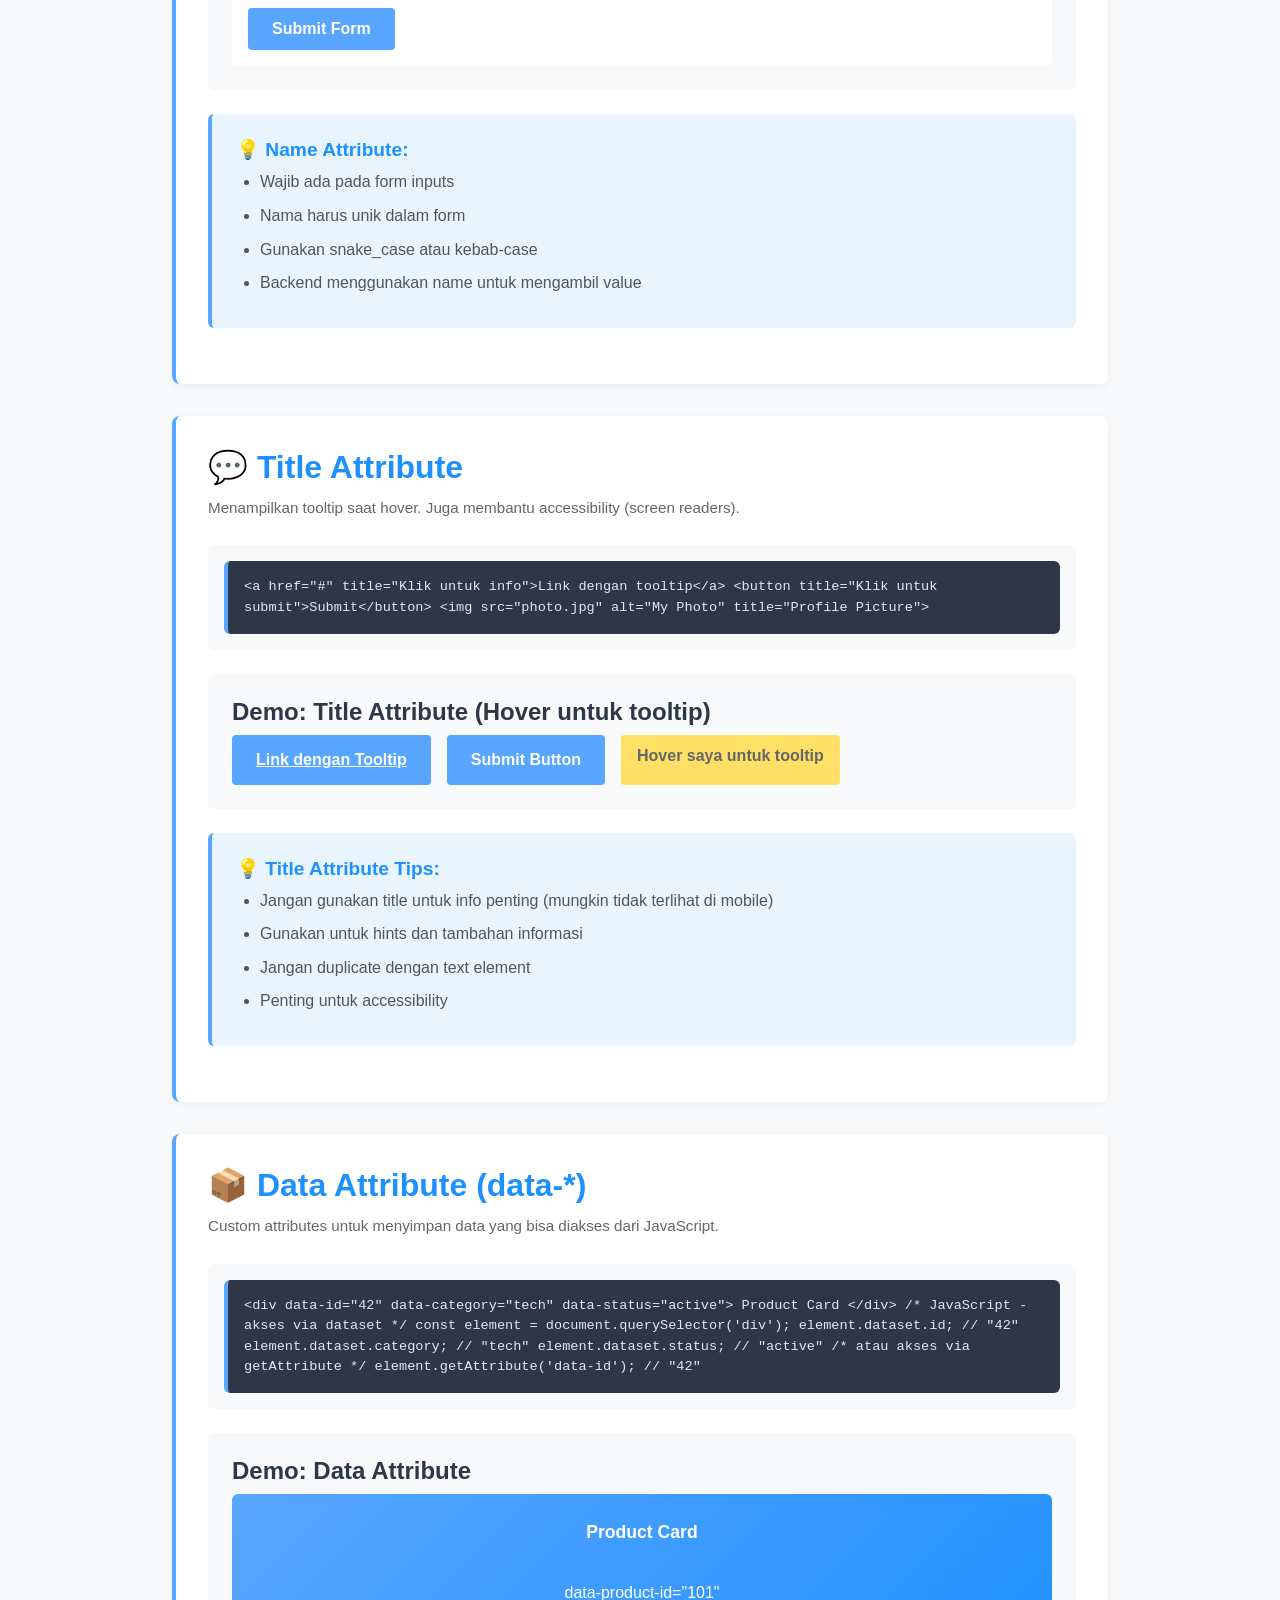
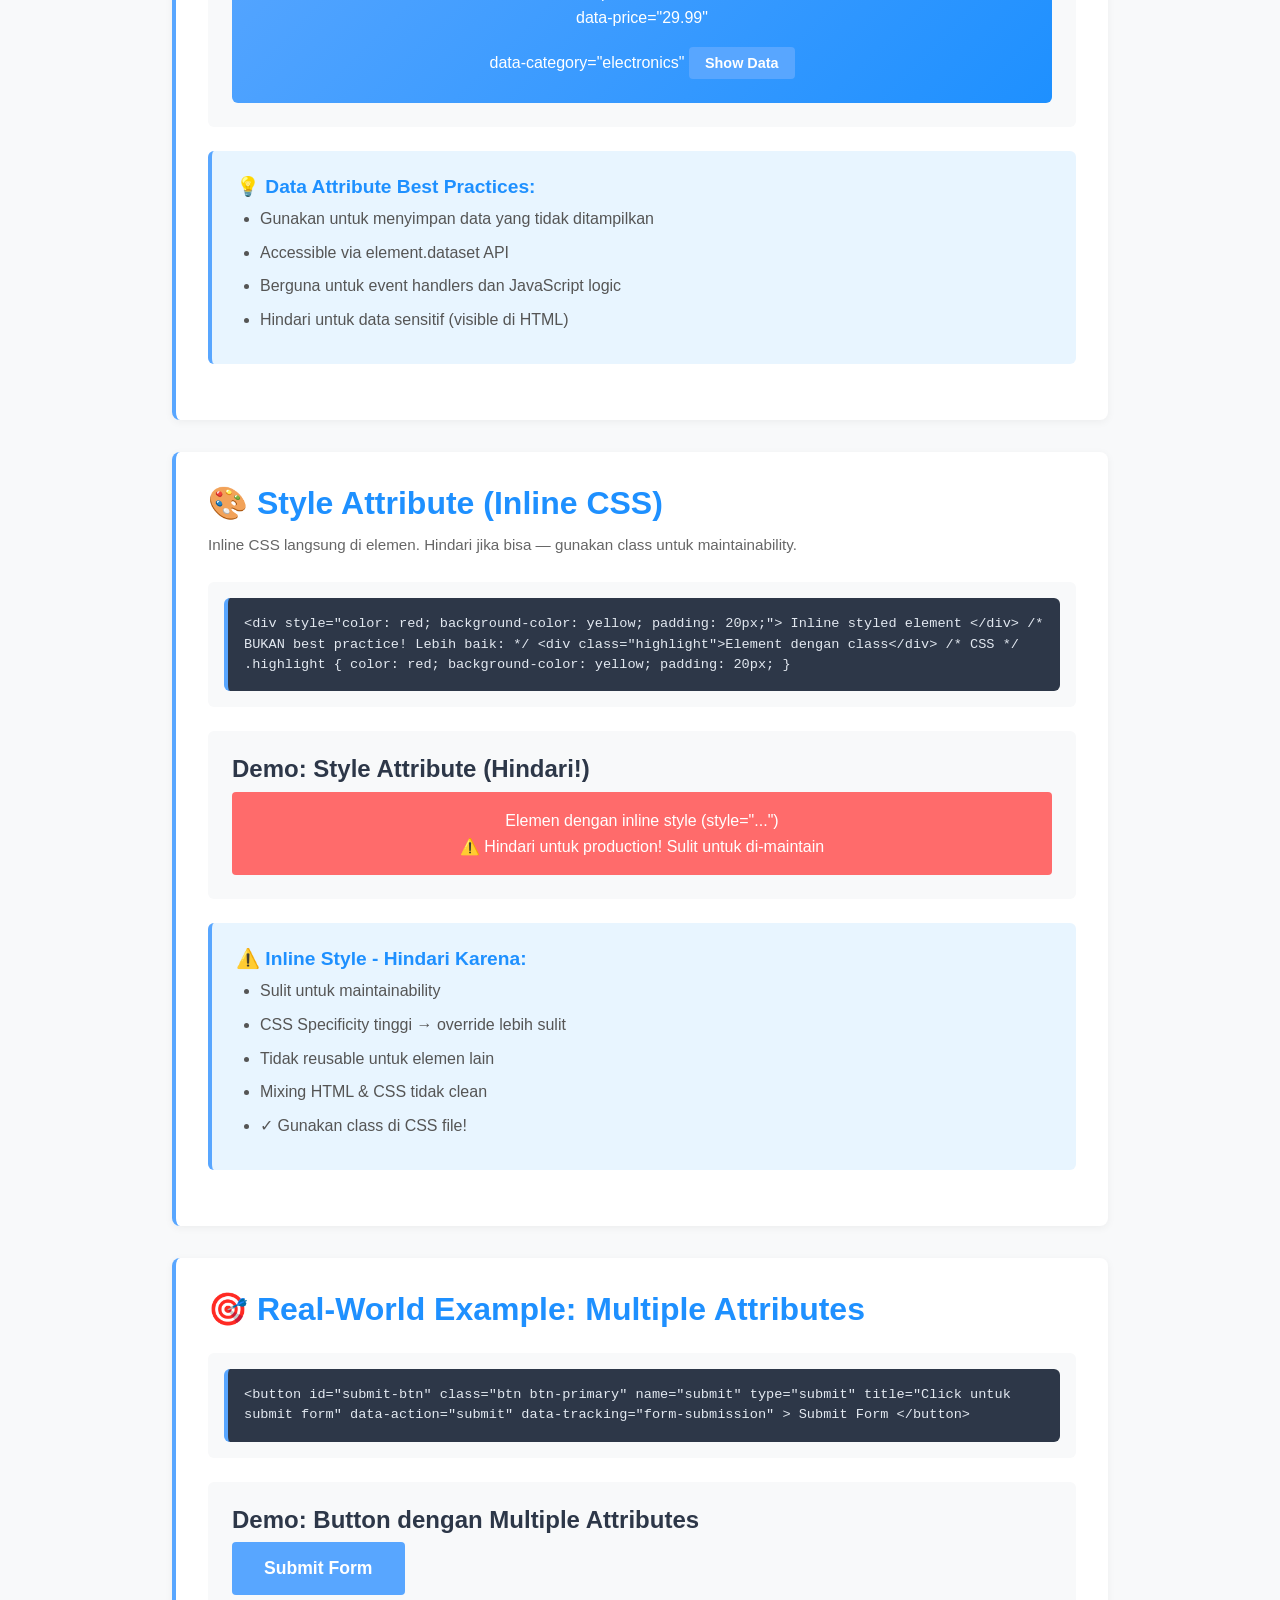
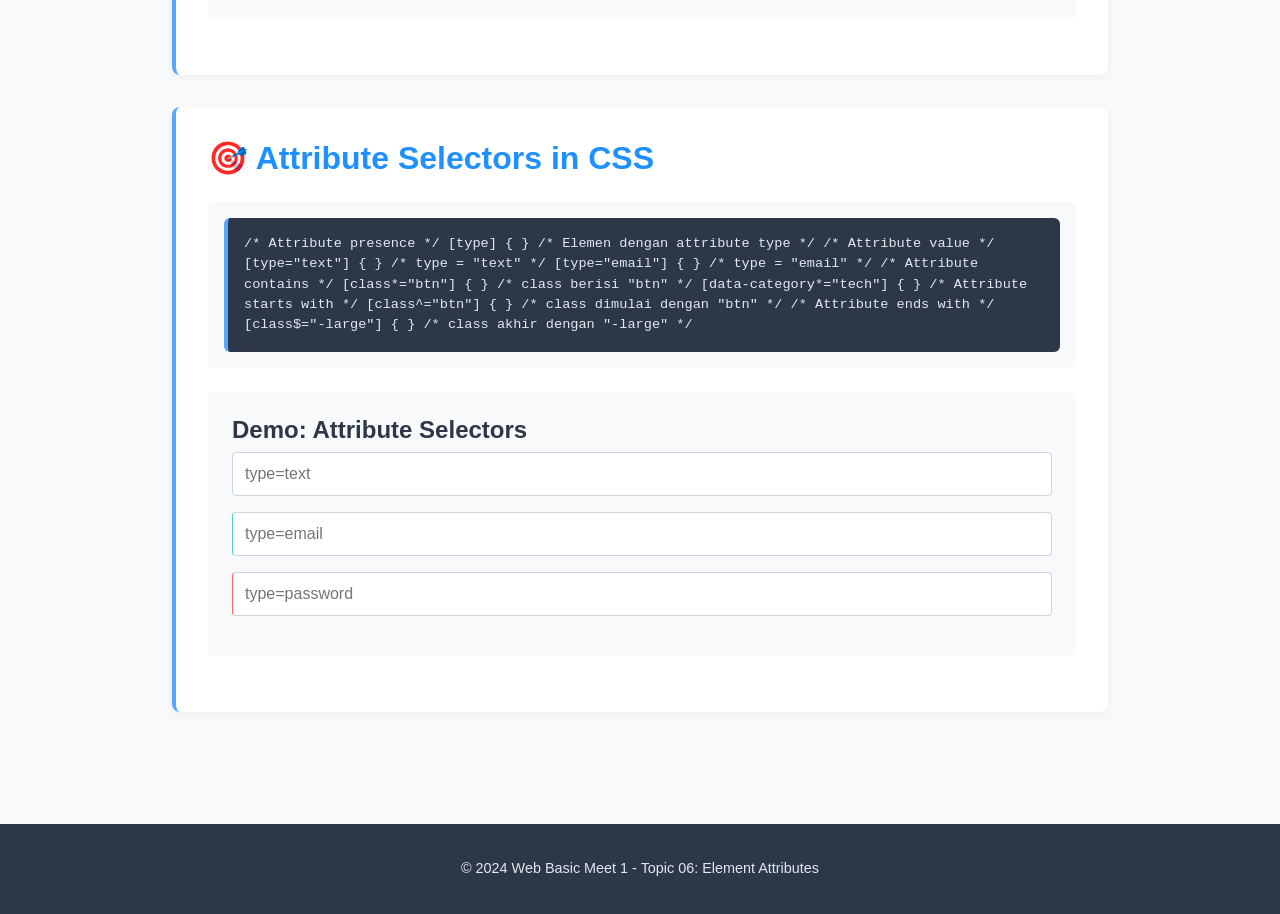
<file: Web Basic/Meet 1/new/06-element-attributes.html>
<!DOCTYPE html>
<html lang="id">
<head>
    <meta charset="UTF-8">
    <meta name="viewport" content="width=device-width, initial-scale=1.0">
    <title>06 · Element Attributes</title>
    <link rel="stylesheet" href="06-element-attributes.css">
</head>
<body>
    <header class="header">
        <h1>06 · Element Attributes</h1>
        <p class="subtitle">id, class, name, style, title & CSS selectors</p>
    </header>

    <main class="container">
        <!-- ATTRIBUTES OVERVIEW -->
        <section class="section">
            <h2>🏷️ HTML Element Attributes</h2>
            <p class="description">Attributes memberikan informasi tambahan tentang elemen HTML dan mengontrol perilakunya.</p>

            <table class="attributes-table">
                <thead>
                    <tr>
                        <th>Attribute</th>
                        <th>Contoh</th>
                        <th>Deskripsi</th>
                    </tr>
                </thead>
                <tbody>
                    <tr>
                        <td><strong>id</strong></td>
                        <td><code>id="main-header"</code></td>
                        <td>Unik per halaman · CSS #id · JS getElementById</td>
                    </tr>
                    <tr>
                        <td><strong>class</strong></td>
                        <td><code>class="card active"</code></td>
                        <td>Bisa banyak · CSS .class · JS classList</td>
                    </tr>
                    <tr>
                        <td><strong>name</strong></td>
                        <td><code>name="username"</code></td>
                        <td>Form data key · backend reference</td>
                    </tr>
                    <tr>
                        <td><strong>style</strong></td>
                        <td><code>style="color:red"</code></td>
                        <td>Inline CSS — hindari, gunakan class</td>
                    </tr>
                    <tr>
                        <td><strong>title</strong></td>
                        <td><code>title="Tooltip text"</code></td>
                        <td>Tooltip hover & accessibility</td>
                    </tr>
                    <tr>
                        <td><strong>data-*</strong></td>
                        <td><code>data-id="42"</code></td>
                        <td>Custom data attr · JS dataset API</td>
                    </tr>
                </tbody>
            </table>
        </section>

        <!-- ID ATTRIBUTE -->
        <section class="section">
            <h2>🆔 ID Attribute</h2>
            <p class="description">Memberikan identifier UNIK ke elemen. Hanya satu ID per halaman untuk setiap nilai.</p>

            <div class="code-wrapper">
                <code class="code-block">&lt;h1 id="main-title"&gt;Welcome&lt;/h1&gt;
&lt;section id="about-section"&gt;...&lt;/section&gt;

/* CSS */
#main-title { font-size: 2rem; color: blue; }

/* JavaScript */
const element = document.getElementById('main-title');
element.style.color = 'red';</code>
            </div>

            <div class="attribute-demo">
                <h3>Demo: ID Attribute</h3>
                <div id="demo-id" class="demo-box">
                    Elemen dengan id="demo-id"<br>
                    <small>Bisa di-target dengan #demo-id di CSS</small>
                </div>
            </div>

            <div class="tips-box">
                <h4>💡 ID Best Practices:</h4>
                <ul>
                    <li>Gunakan ID untuk elemen UNIK (header, footer, main)</li>
                    <li>ID harus unik di seluruh halaman</li>
                    <li>Hindari ID untuk styling berulang → gunakan class</li>
                    <li>ID bagus untuk anchor/link (href="#id")</li>
                </ul>
            </div>
        </section>

        <!-- CLASS ATTRIBUTE -->
        <section class="section">
            <h2>🏷️ Class Attribute</h2>
            <p class="description">Memberikan CLASS(es) ke elemen. Bisa multiple classes pada satu elemen.</p>

            <div class="code-wrapper">
                <code class="code-block">&lt;div class="card"&gt;...&lt;/div&gt;
&lt;div class="card active"&gt;...&lt;/div&gt;
&lt;div class="card disabled"&gt;...&lt;/div&gt;

/* CSS */
.card { padding: 1rem; border: 1px solid #ccc; }
.card.active { border-color: blue; }
.card.disabled { opacity: 0.5; }</code>
            </div>

            <div class="attribute-demo">
                <h3>Demo: Class Attribute</h3>
                <div class="demo-card">Card 1 (basic)</div>
                <div class="demo-card active">Card 2 (active)</div>
                <div class="demo-card disabled">Card 3 (disabled)</div>
            </div>

            <div class="tips-box">
                <h4>💡 Class Best Practices:</h4>
                <ul>
                    <li>Gunakan class untuk styling berulang</li>
                    <li>Bisa multiple classes: class="card active" ✓</li>
                    <li>Nama class deskriptif: .card bukan .c1 ✓</li>
                    <li>Hindari spaces dalam class name: .my-card ✓, .my card ✗</li>
                </ul>
            </div>
        </section>

        <!-- NAME ATTRIBUTE -->
        <section class="section">
            <h2>📝 Name Attribute</h2>
            <p class="description">Digunakan pada form elements. Menjadi key ketika form di-submit ke server.</p>

            <div class="code-wrapper">
                <code class="code-block">&lt;form&gt;
  &lt;input type="text" name="username" /&gt;
  &lt;input type="password" name="password" /&gt;
  &lt;textarea name="message"&gt;&lt;/textarea&gt;
  &lt;button type="submit"&gt;Submit&lt;/button&gt;
&lt;/form&gt;

/* Ketika form submit, data terkirim ke server: */
{
  "username": "john_doe",
  "password": "secret123",
  "message": "Hello!"
}</code>
            </div>

            <div class="attribute-demo">
                <h3>Demo: Name Attribute (Form)</h3>
                <form class="demo-form" onsubmit="handleFormSubmit(event)">
                    <div class="form-group">
                        <label for="username">Username:</label>
                        <input type="text" id="username" name="username" placeholder="Masukkan username">
                    </div>
                    <div class="form-group">
                        <label for="email">Email:</label>
                        <input type="email" id="email" name="email" placeholder="email@example.com">
                    </div>
                    <button type="submit" class="btn">Submit Form</button>
                </form>
            </div>

            <div class="tips-box">
                <h4>💡 Name Attribute:</h4>
                <ul>
                    <li>Wajib ada pada form inputs</li>
                    <li>Nama harus unik dalam form</li>
                    <li>Gunakan snake_case atau kebab-case</li>
                    <li>Backend menggunakan name untuk mengambil value</li>
                </ul>
            </div>
        </section>

        <!-- TITLE ATTRIBUTE -->
        <section class="section">
            <h2>💬 Title Attribute</h2>
            <p class="description">Menampilkan tooltip saat hover. Juga membantu accessibility (screen readers).</p>

            <div class="code-wrapper">
                <code class="code-block">&lt;a href="#" title="Klik untuk info"&gt;Link dengan tooltip&lt;/a&gt;
&lt;button title="Klik untuk submit"&gt;Submit&lt;/button&gt;
&lt;img src="photo.jpg" alt="My Photo" title="Profile Picture"&gt;</code>
            </div>

            <div class="attribute-demo">
                <h3>Demo: Title Attribute (Hover untuk tooltip)</h3>
                <div style="display: flex; gap: 1rem; flex-wrap: wrap;">
                    <a href="#" class="demo-link" title="Ini adalah tooltip untuk link">Link dengan Tooltip</a>
                    <button class="btn" title="Click untuk mengirim form">Submit Button</button>
                    <span class="demo-span" title="Ini tooltip untuk span">Hover saya untuk tooltip</span>
                </div>
            </div>

            <div class="tips-box">
                <h4>💡 Title Attribute Tips:</h4>
                <ul>
                    <li>Jangan gunakan title untuk info penting (mungkin tidak terlihat di mobile)</li>
                    <li>Gunakan untuk hints dan tambahan informasi</li>
                    <li>Jangan duplicate dengan text element</li>
                    <li>Penting untuk accessibility</li>
                </ul>
            </div>
        </section>

        <!-- DATA ATTRIBUTE -->
        <section class="section">
            <h2>📦 Data Attribute (data-*)</h2>
            <p class="description">Custom attributes untuk menyimpan data yang bisa diakses dari JavaScript.</p>

            <div class="code-wrapper">
                <code class="code-block">&lt;div data-id="42" data-category="tech" data-status="active"&gt;
  Product Card
&lt;/div&gt;

/* JavaScript - akses via dataset */
const element = document.querySelector('div');
element.dataset.id;        // "42"
element.dataset.category;  // "tech"
element.dataset.status;    // "active"

/* atau akses via getAttribute */
element.getAttribute('data-id');  // "42"</code>
            </div>

            <div class="attribute-demo">
                <h3>Demo: Data Attribute</h3>
                <div class="demo-data-box" data-product-id="101" data-price="29.99" data-category="electronics">
                    <strong>Product Card</strong><br>
                    data-product-id="101"<br>
                    data-price="29.99"<br>
                    data-category="electronics"
                    <button class="btn btn-small" onclick="showDataAttributes(this)">Show Data</button>
                </div>
            </div>

            <div class="tips-box">
                <h4>💡 Data Attribute Best Practices:</h4>
                <ul>
                    <li>Gunakan untuk menyimpan data yang tidak ditampilkan</li>
                    <li>Accessible via element.dataset API</li>
                    <li>Berguna untuk event handlers dan JavaScript logic</li>
                    <li>Hindari untuk data sensitif (visible di HTML)</li>
                </ul>
            </div>
        </section>

        <!-- STYLE ATTRIBUTE -->
        <section class="section">
            <h2>🎨 Style Attribute (Inline CSS)</h2>
            <p class="description">Inline CSS langsung di elemen. Hindari jika bisa — gunakan class untuk maintainability.</p>

            <div class="code-wrapper">
                <code class="code-block">&lt;div style="color: red; background-color: yellow; padding: 20px;"&gt;
  Inline styled element
&lt;/div&gt;

/* BUKAN best practice! Lebih baik: */
&lt;div class="highlight"&gt;Element dengan class&lt;/div&gt;

/* CSS */
.highlight { color: red; background-color: yellow; padding: 20px; }</code>
            </div>

            <div class="attribute-demo">
                <h3>Demo: Style Attribute (Hindari!)</h3>
                <div style="color: white; background-color: #FF6B6B; padding: 1rem; border-radius: 4px; text-align: center;">
                    Elemen dengan inline style (style="...")<br>
                    ⚠️ Hindari untuk production! Sulit untuk di-maintain
                </div>
            </div>

            <div class="tips-box">
                <h4>⚠️ Inline Style - Hindari Karena:</h4>
                <ul>
                    <li>Sulit untuk maintainability</li>
                    <li>CSS Specificity tinggi → override lebih sulit</li>
                    <li>Tidak reusable untuk elemen lain</li>
                    <li>Mixing HTML & CSS tidak clean</li>
                    <li>✓ Gunakan class di CSS file!</li>
                </ul>
            </div>
        </section>

        <!-- MULTIPLE ATTRIBUTES -->
        <section class="section">
            <h2>🎯 Real-World Example: Multiple Attributes</h2>

            <div class="code-wrapper">
                <code class="code-block">&lt;button 
  id="submit-btn"
  class="btn btn-primary"
  name="submit"
  type="submit"
  title="Click untuk submit form"
  data-action="submit"
  data-tracking="form-submission"
&gt;
  Submit Form
&lt;/button&gt;</code>
            </div>

            <div class="attribute-demo">
                <h3>Demo: Button dengan Multiple Attributes</h3>
                <button 
                    id="submit-btn"
                    class="btn btn-primary btn-large"
                    name="submit"
                    title="Click untuk submit form"
                    data-action="submit"
                    data-tracking="form-submission"
                    onclick="handleMultipleAttributes()">
                    Submit Form
                </button>
            </div>
        </section>

        <!-- CSS SELECTORS WITH ATTRIBUTES -->
        <section class="section">
            <h2>🎯 Attribute Selectors in CSS</h2>

            <div class="code-wrapper">
                <code class="code-block">/* Attribute presence */
[type] { }              /* Elemen dengan attribute type */

/* Attribute value */
[type="text"] { }       /* type = "text" */
[type="email"] { }      /* type = "email" */

/* Attribute contains */
[class*="btn"] { }      /* class berisi "btn" */
[data-category*="tech"] { }

/* Attribute starts with */
[class^="btn"] { }      /* class dimulai dengan "btn" */

/* Attribute ends with */
[class$="-large"] { }   /* class akhir dengan "-large" */</code>
            </div>

            <div class="attribute-demo">
                <h3>Demo: Attribute Selectors</h3>
                <input type="text" placeholder="type=text">
                <input type="email" placeholder="type=email">
                <input type="password" placeholder="type=password">
            </div>
        </section>
    </main>

    <footer class="footer">
        <p>&copy; 2024 Web Basic Meet 1 - Topic 06: Element Attributes</p>
    </footer>

    <script>
        function handleFormSubmit(event) {
            event.preventDefault();
            const username = document.getElementById('username').value;
            alert(`Form submitted! Username: ${username}`);
        }

        function showDataAttributes(element) {
            const parent = element.closest('.demo-data-box');
            alert(`Product ID: ${parent.dataset.productId}\nPrice: $${parent.dataset.price}\nCategory: ${parent.dataset.category}`);
        }

        function handleMultipleAttributes() {
            alert('Button clicked!\nID: submit-btn\nName: submit\nData Action: submit');
        }
    </script>
</body>
</html>
</file>
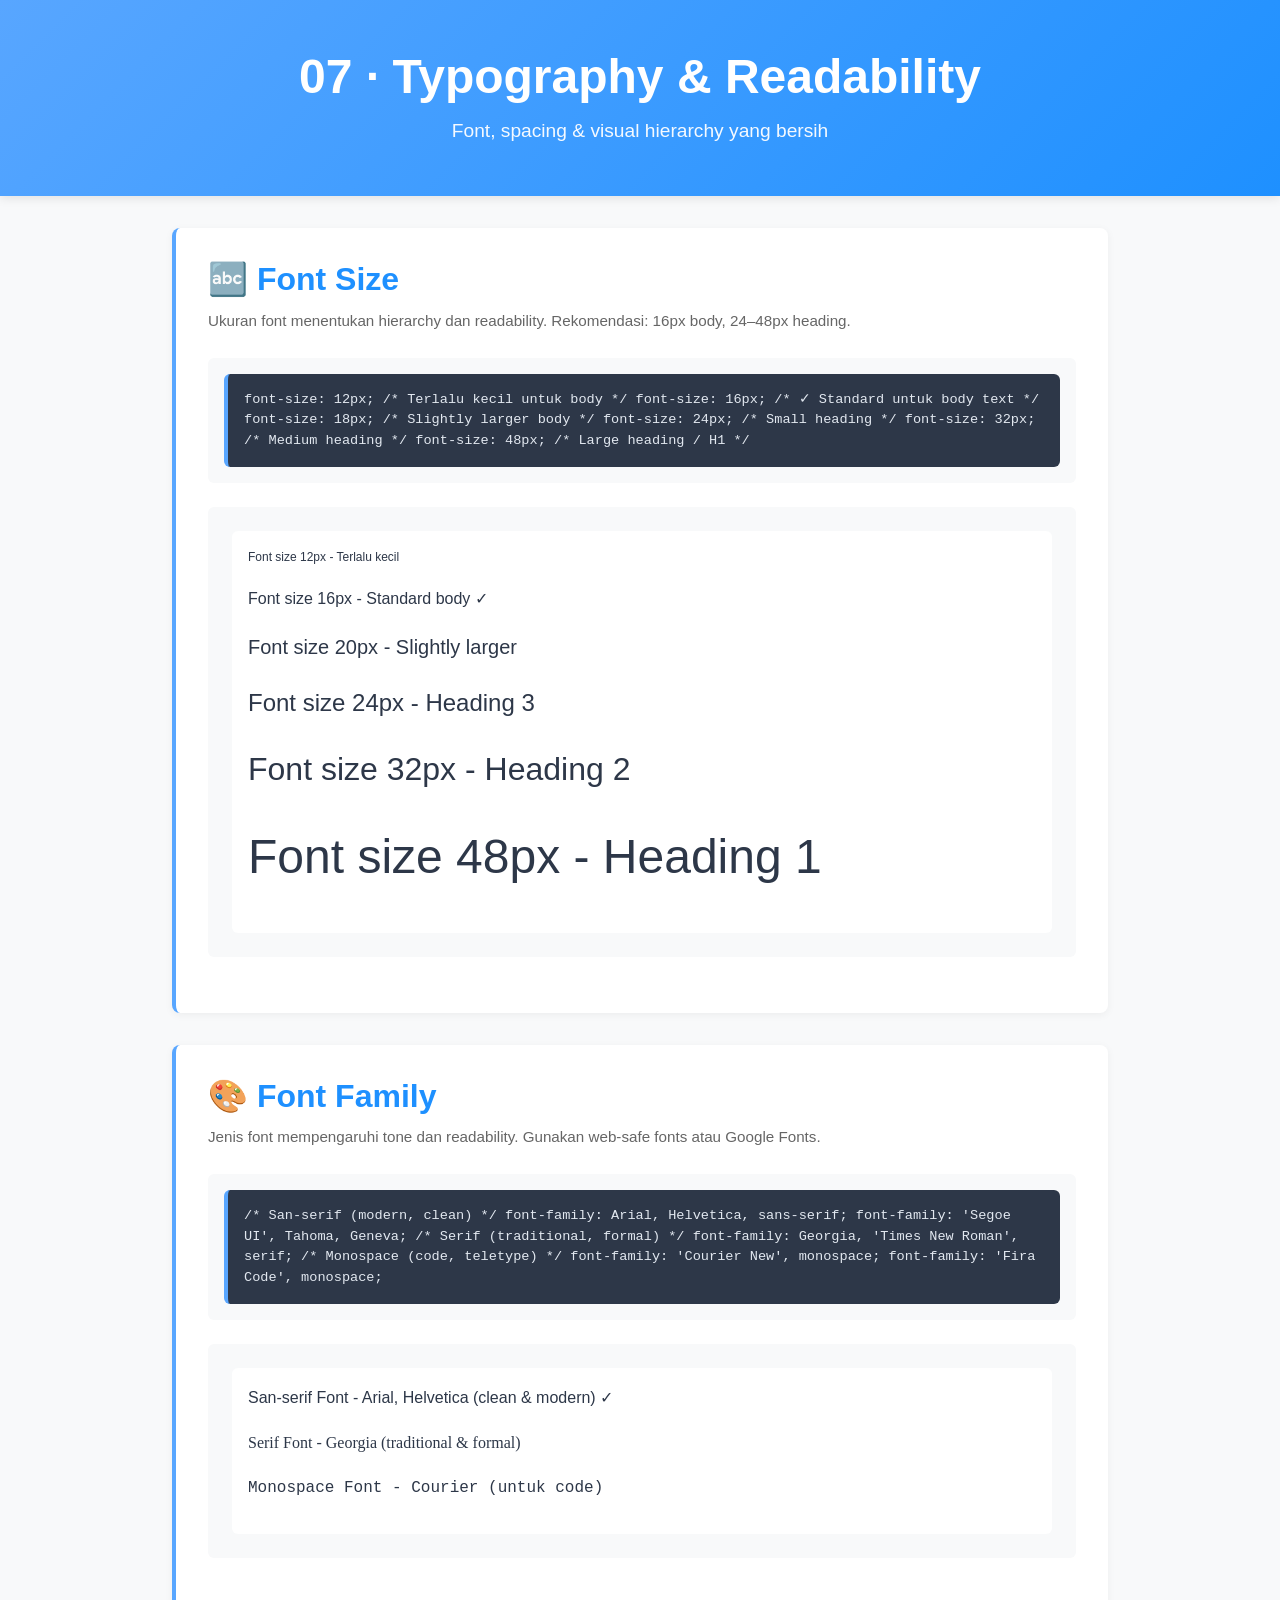
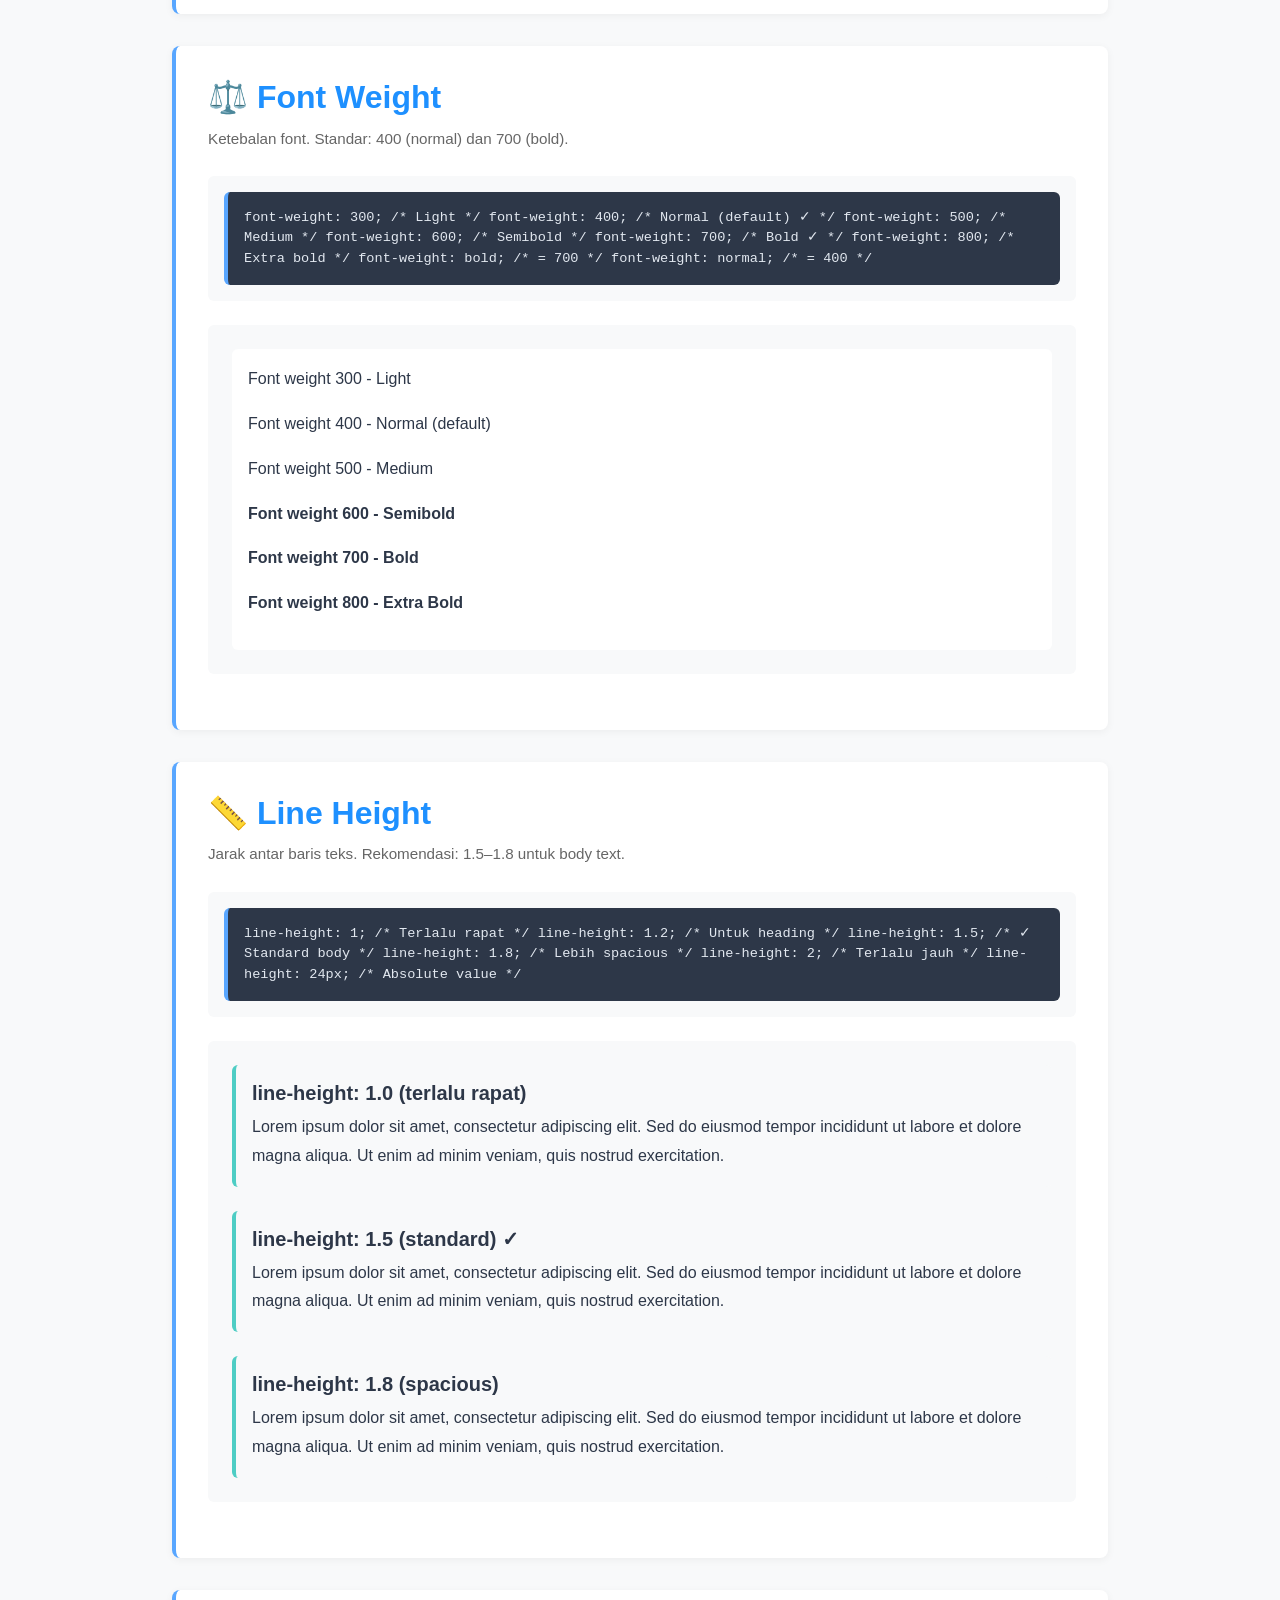
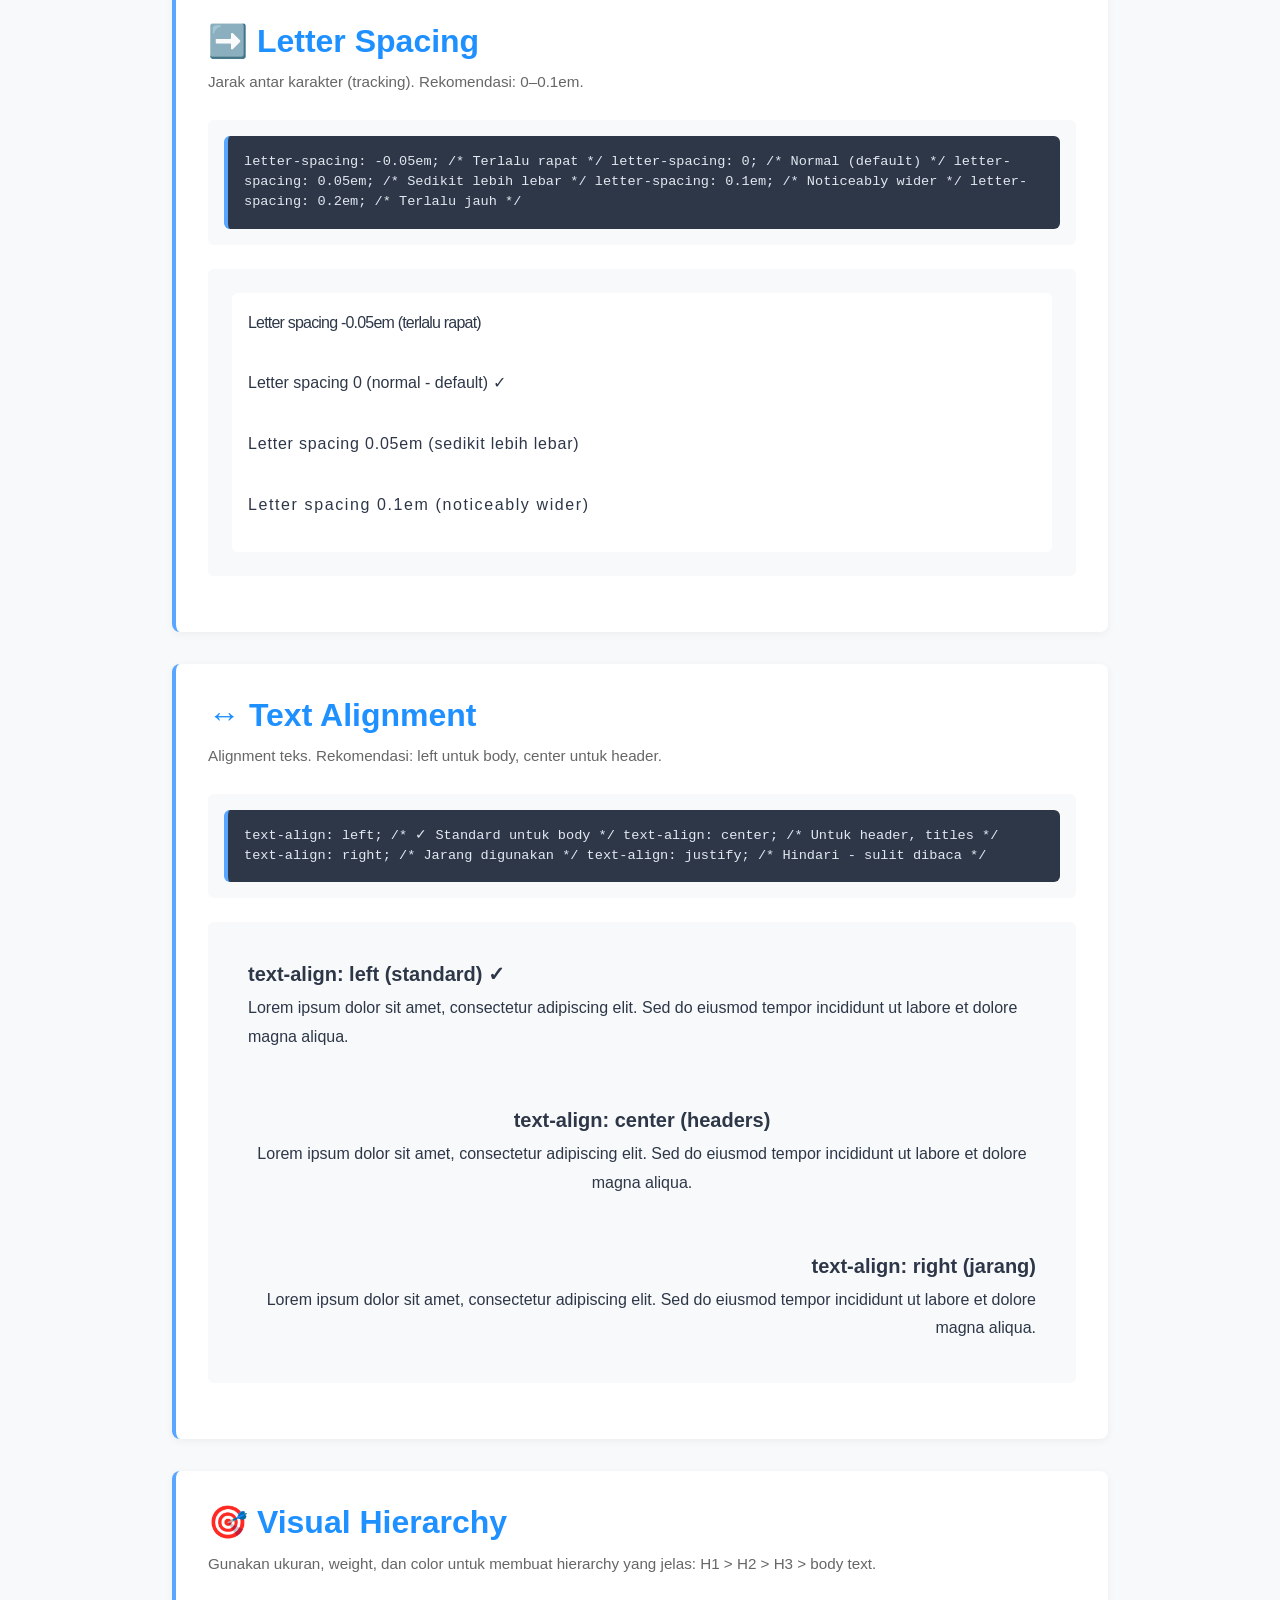
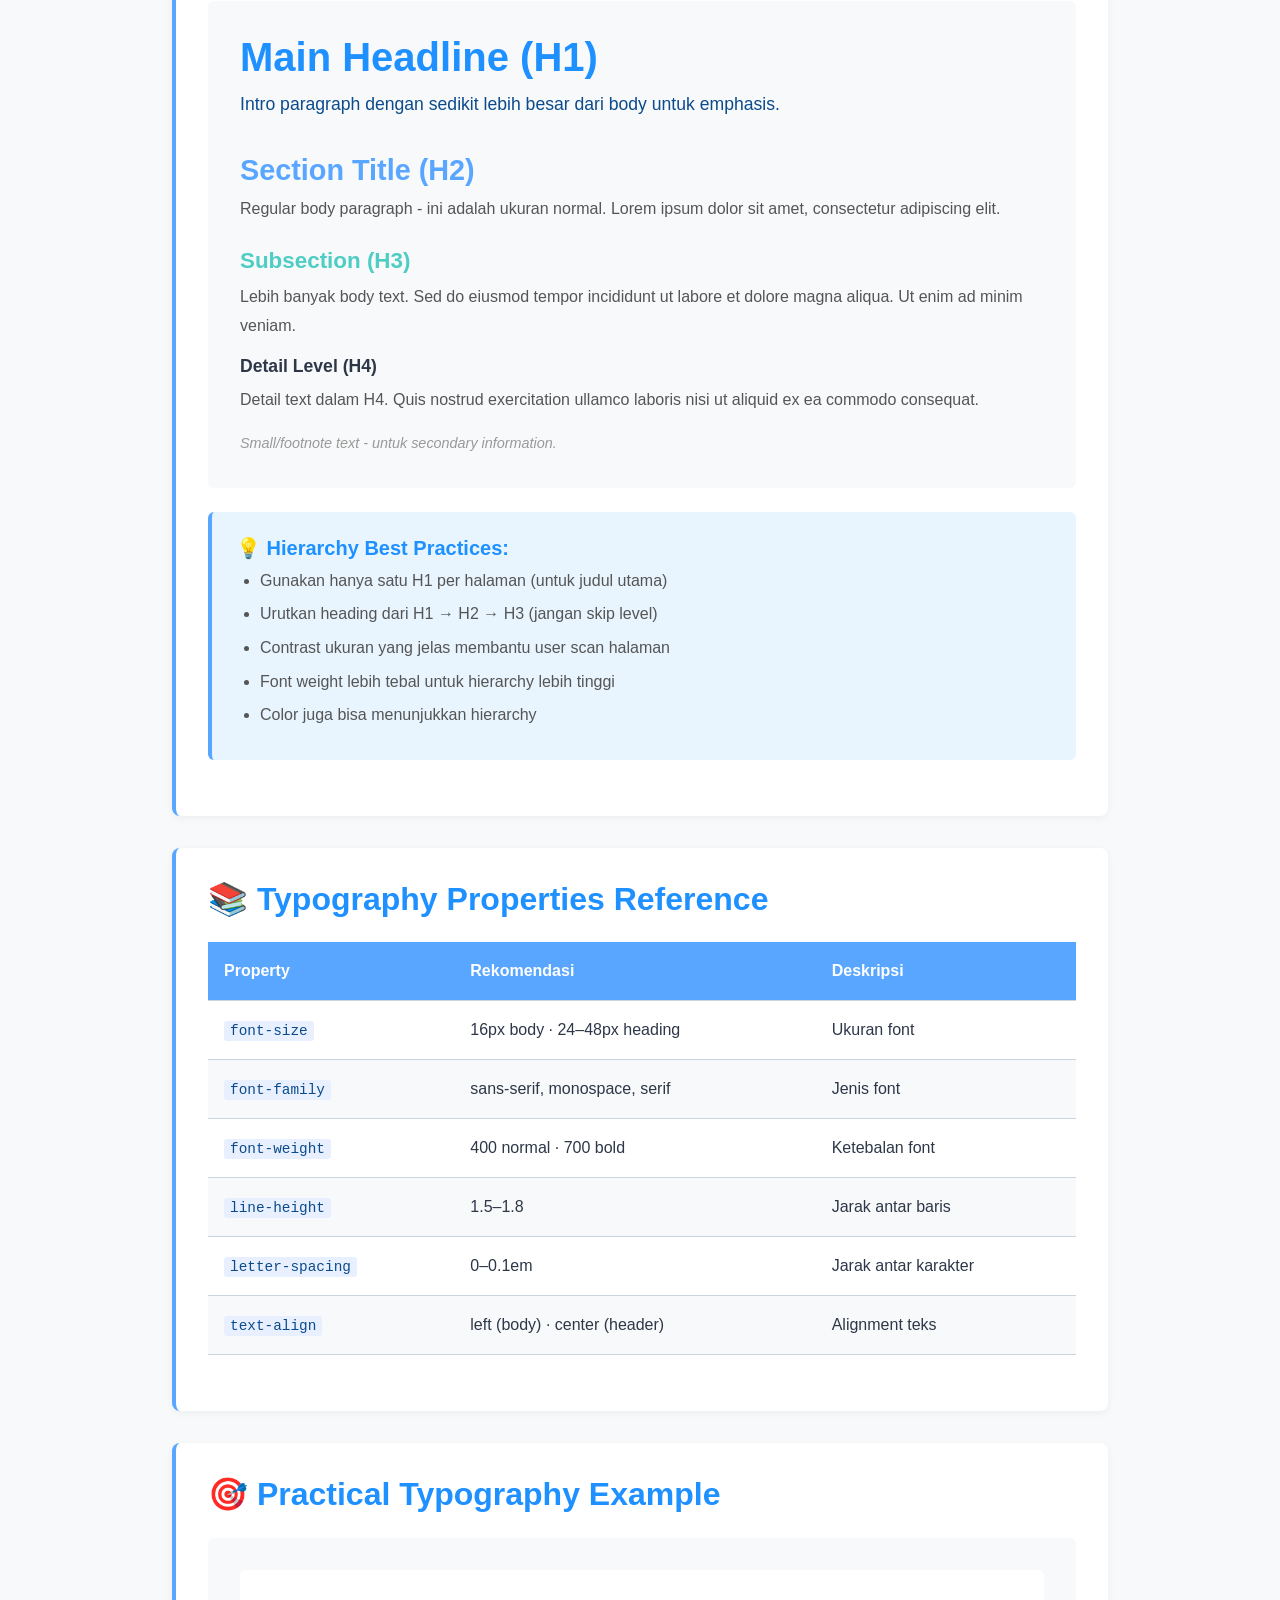
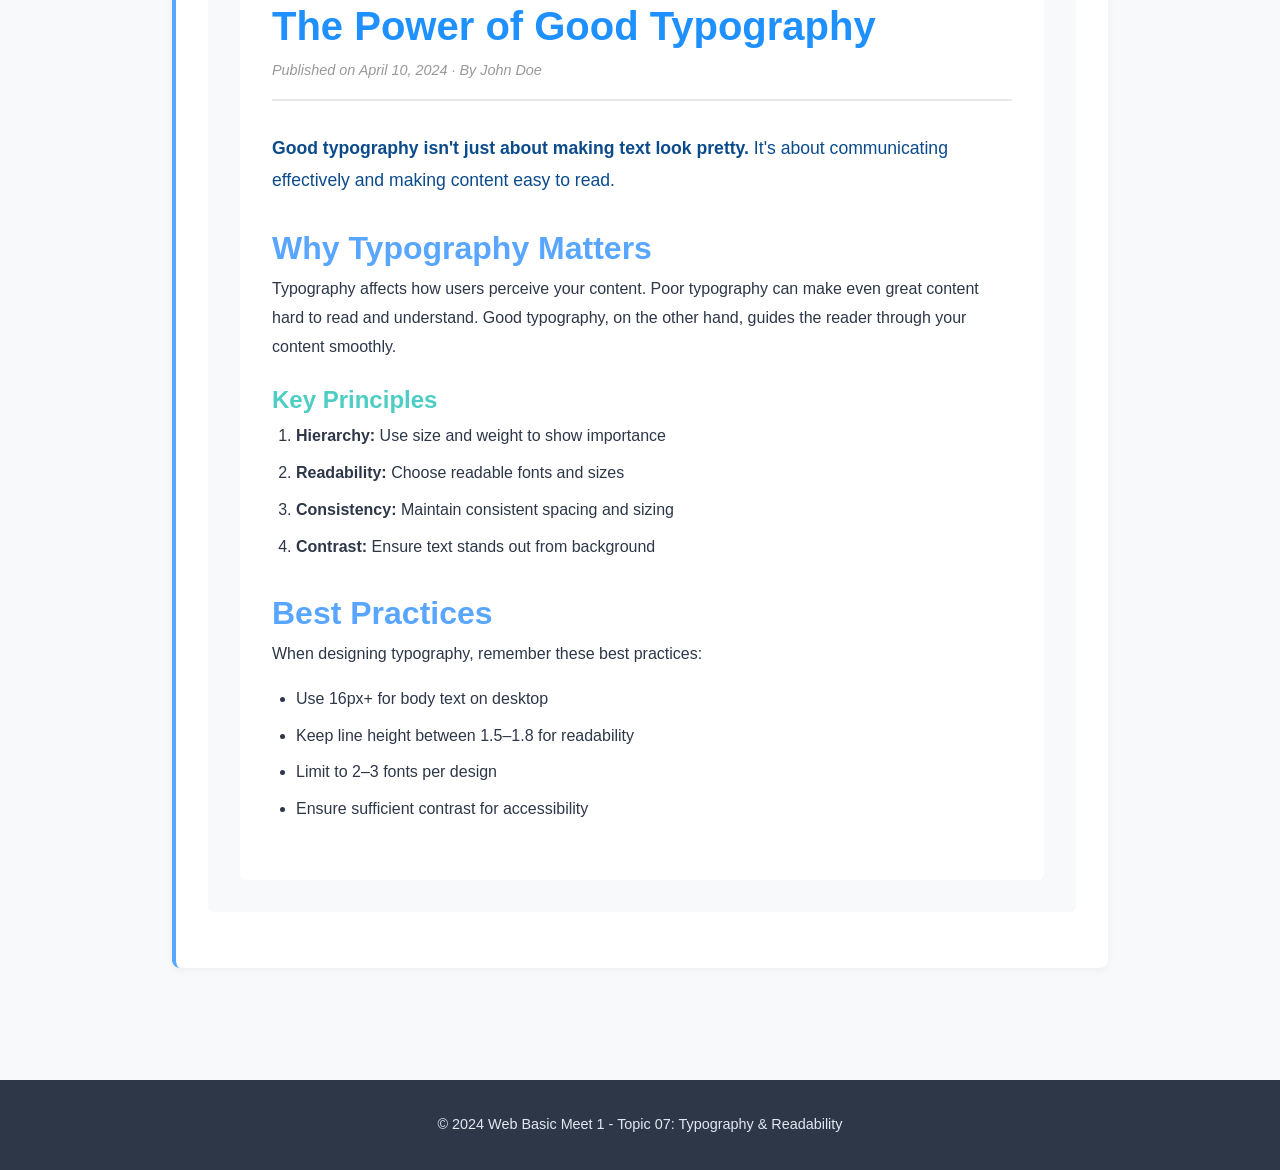
<file: Web Basic/Meet 1/new/07-typography-readability.html>
<!DOCTYPE html>
<html lang="id">
<head>
    <meta charset="UTF-8">
    <meta name="viewport" content="width=device-width, initial-scale=1.0">
    <title>07 · Typography & Readability</title>
    <link rel="stylesheet" href="07-typography-readability.css">
</head>
<body>
    <header class="header">
        <h1>07 · Typography & Readability</h1>
        <p class="subtitle">Font, spacing & visual hierarchy yang bersih</p>
    </header>

    <main class="container">
        <!-- FONT SIZE -->
        <section class="section">
            <h2>🔤 Font Size</h2>
            <p class="description">Ukuran font menentukan hierarchy dan readability. Rekomendasi: 16px body, 24–48px heading.</p>

            <div class="code-wrapper">
                <code class="code-block">font-size: 12px;    /* Terlalu kecil untuk body */
font-size: 16px;    /* ✓ Standard untuk body text */
font-size: 18px;    /* Slightly larger body */
font-size: 24px;    /* Small heading */
font-size: 32px;    /* Medium heading */
font-size: 48px;    /* Large heading / H1 */</code>
            </div>

            <div class="typography-demo">
                <div class="font-size-demo">
                    <p class="fs-12">Font size 12px - Terlalu kecil</p>
                    <p class="fs-16">Font size 16px - Standard body ✓</p>
                    <p class="fs-20">Font size 20px - Slightly larger</p>
                    <p class="fs-24">Font size 24px - Heading 3</p>
                    <p class="fs-32">Font size 32px - Heading 2</p>
                    <p class="fs-48">Font size 48px - Heading 1</p>
                </div>
            </div>
        </section>

        <!-- FONT FAMILY -->
        <section class="section">
            <h2>🎨 Font Family</h2>
            <p class="description">Jenis font mempengaruhi tone dan readability. Gunakan web-safe fonts atau Google Fonts.</p>

            <div class="code-wrapper">
                <code class="code-block">/* San-serif (modern, clean) */
font-family: Arial, Helvetica, sans-serif;
font-family: 'Segoe UI', Tahoma, Geneva;

/* Serif (traditional, formal) */
font-family: Georgia, 'Times New Roman', serif;

/* Monospace (code, teletype) */
font-family: 'Courier New', monospace;
font-family: 'Fira Code', monospace;</code>
            </div>

            <div class="typography-demo">
                <div class="font-family-demo">
                    <p class="ff-sans">San-serif Font - Arial, Helvetica (clean & modern) ✓</p>
                    <p class="ff-serif">Serif Font - Georgia (traditional & formal)</p>
                    <p class="ff-mono">Monospace Font - Courier (untuk code)</p>
                </div>
            </div>
        </section>

        <!-- FONT WEIGHT -->
        <section class="section">
            <h2>⚖️ Font Weight</h2>
            <p class="description">Ketebalan font. Standar: 400 (normal) dan 700 (bold).</p>

            <div class="code-wrapper">
                <code class="code-block">font-weight: 300;  /* Light */
font-weight: 400;  /* Normal (default) ✓ */
font-weight: 500;  /* Medium */
font-weight: 600;  /* Semibold */
font-weight: 700;  /* Bold ✓ */
font-weight: 800;  /* Extra bold */
font-weight: bold; /* = 700 */
font-weight: normal; /* = 400 */</code>
            </div>

            <div class="typography-demo">
                <div class="font-weight-demo">
                    <p class="fw-300">Font weight 300 - Light</p>
                    <p class="fw-400">Font weight 400 - Normal (default)</p>
                    <p class="fw-500">Font weight 500 - Medium</p>
                    <p class="fw-600">Font weight 600 - Semibold</p>
                    <p class="fw-700">Font weight 700 - Bold</p>
                    <p class="fw-800">Font weight 800 - Extra Bold</p>
                </div>
            </div>
        </section>

        <!-- LINE HEIGHT -->
        <section class="section">
            <h2>📏 Line Height</h2>
            <p class="description">Jarak antar baris teks. Rekomendasi: 1.5–1.8 untuk body text.</p>

            <div class="code-wrapper">
                <code class="code-block">line-height: 1;     /* Terlalu rapat */
line-height: 1.2;   /* Untuk heading */
line-height: 1.5;   /* ✓ Standard body */
line-height: 1.8;   /* Lebih spacious */
line-height: 2;     /* Terlalu jauh */
line-height: 24px;  /* Absolute value */</code>
            </div>

            <div class="typography-demo">
                <div class="line-height-demo">
                    <div class="lh-100">
                        <h4>line-height: 1.0 (terlalu rapat)</h4>
                        <p>Lorem ipsum dolor sit amet, consectetur adipiscing elit. Sed do eiusmod tempor incididunt ut labore et dolore magna aliqua. Ut enim ad minim veniam, quis nostrud exercitation.</p>
                    </div>

                    <div class="lh-150">
                        <h4>line-height: 1.5 (standard) ✓</h4>
                        <p>Lorem ipsum dolor sit amet, consectetur adipiscing elit. Sed do eiusmod tempor incididunt ut labore et dolore magna aliqua. Ut enim ad minim veniam, quis nostrud exercitation.</p>
                    </div>

                    <div class="lh-180">
                        <h4>line-height: 1.8 (spacious)</h4>
                        <p>Lorem ipsum dolor sit amet, consectetur adipiscing elit. Sed do eiusmod tempor incididunt ut labore et dolore magna aliqua. Ut enim ad minim veniam, quis nostrud exercitation.</p>
                    </div>
                </div>
            </div>
        </section>

        <!-- LETTER SPACING -->
        <section class="section">
            <h2>➡️ Letter Spacing</h2>
            <p class="description">Jarak antar karakter (tracking). Rekomendasi: 0–0.1em.</p>

            <div class="code-wrapper">
                <code class="code-block">letter-spacing: -0.05em;  /* Terlalu rapat */
letter-spacing: 0;          /* Normal (default) */
letter-spacing: 0.05em;     /* Sedikit lebih lebar */
letter-spacing: 0.1em;      /* Noticeably wider */
letter-spacing: 0.2em;      /* Terlalu jauh */</code>
            </div>

            <div class="typography-demo">
                <div class="letter-spacing-demo">
                    <p class="ls-negative">Letter spacing -0.05em (terlalu rapat)</p>
                    <p class="ls-normal">Letter spacing 0 (normal - default) ✓</p>
                    <p class="ls-small">Letter spacing 0.05em (sedikit lebih lebar)</p>
                    <p class="ls-medium">Letter spacing 0.1em (noticeably wider)</p>
                </div>
            </div>
        </section>

        <!-- TEXT ALIGN -->
        <section class="section">
            <h2>↔️ Text Alignment</h2>
            <p class="description">Alignment teks. Rekomendasi: left untuk body, center untuk header.</p>

            <div class="code-wrapper">
                <code class="code-block">text-align: left;      /* ✓ Standard untuk body */
text-align: center;    /* Untuk header, titles */
text-align: right;     /* Jarang digunakan */
text-align: justify;   /* Hindari - sulit dibaca */</code>
            </div>

            <div class="typography-demo">
                <div class="text-align-demo">
                    <div class="ta-left">
                        <h4>text-align: left (standard) ✓</h4>
                        <p>Lorem ipsum dolor sit amet, consectetur adipiscing elit. Sed do eiusmod tempor incididunt ut labore et dolore magna aliqua.</p>
                    </div>

                    <div class="ta-center">
                        <h4>text-align: center (headers)</h4>
                        <p>Lorem ipsum dolor sit amet, consectetur adipiscing elit. Sed do eiusmod tempor incididunt ut labore et dolore magna aliqua.</p>
                    </div>

                    <div class="ta-right">
                        <h4>text-align: right (jarang)</h4>
                        <p>Lorem ipsum dolor sit amet, consectetur adipiscing elit. Sed do eiusmod tempor incididunt ut labore et dolore magna aliqua.</p>
                    </div>
                </div>
            </div>
        </section>

        <!-- VISUAL HIERARCHY -->
        <section class="section">
            <h2>🎯 Visual Hierarchy</h2>
            <p class="description">Gunakan ukuran, weight, dan color untuk membuat hierarchy yang jelas: H1 > H2 > H3 > body text.</p>

            <div class="hierarchy-example">
                <h1 class="hierarchy-h1">Main Headline (H1)</h1>
                <p class="hierarchy-intro">Intro paragraph dengan sedikit lebih besar dari body untuk emphasis.</p>

                <h2 class="hierarchy-h2">Section Title (H2)</h2>
                <p class="hierarchy-body">Regular body paragraph - ini adalah ukuran normal. Lorem ipsum dolor sit amet, consectetur adipiscing elit.</p>

                <h3 class="hierarchy-h3">Subsection (H3)</h3>
                <p class="hierarchy-body">Lebih banyak body text. Sed do eiusmod tempor incididunt ut labore et dolore magna aliqua. Ut enim ad minim veniam.</p>

                <h4 class="hierarchy-h4">Detail Level (H4)</h4>
                <p class="hierarchy-body">Detail text dalam H4. Quis nostrud exercitation ullamco laboris nisi ut aliquid ex ea commodo consequat.</p>

                <small class="hierarchy-small">Small/footnote text - untuk secondary information.</small>
            </div>

            <div class="tips-box">
                <h4>💡 Hierarchy Best Practices:</h4>
                <ul>
                    <li>Gunakan hanya satu H1 per halaman (untuk judul utama)</li>
                    <li>Urutkan heading dari H1 → H2 → H3 (jangan skip level)</li>
                    <li>Contrast ukuran yang jelas membantu user scan halaman</li>
                    <li>Font weight lebih tebal untuk hierarchy lebih tinggi</li>
                    <li>Color juga bisa menunjukkan hierarchy</li>
                </ul>
            </div>
        </section>

        <!-- TYPOGRAPHY PROPERTIES REFERENCE -->
        <section class="section">
            <h2>📚 Typography Properties Reference</h2>

            <table class="properties-table">
                <thead>
                    <tr>
                        <th>Property</th>
                        <th>Rekomendasi</th>
                        <th>Deskripsi</th>
                    </tr>
                </thead>
                <tbody>
                    <tr>
                        <td><code>font-size</code></td>
                        <td>16px body · 24–48px heading</td>
                        <td>Ukuran font</td>
                    </tr>
                    <tr>
                        <td><code>font-family</code></td>
                        <td>sans-serif, monospace, serif</td>
                        <td>Jenis font</td>
                    </tr>
                    <tr>
                        <td><code>font-weight</code></td>
                        <td>400 normal · 700 bold</td>
                        <td>Ketebalan font</td>
                    </tr>
                    <tr>
                        <td><code>line-height</code></td>
                        <td>1.5–1.8</td>
                        <td>Jarak antar baris</td>
                    </tr>
                    <tr>
                        <td><code>letter-spacing</code></td>
                        <td>0–0.1em</td>
                        <td>Jarak antar karakter</td>
                    </tr>
                    <tr>
                        <td><code>text-align</code></td>
                        <td>left (body) · center (header)</td>
                        <td>Alignment teks</td>
                    </tr>
                </tbody>
            </table>
        </section>

        <!-- PRACTICAL EXAMPLE -->
        <section class="section">
            <h2>🎯 Practical Typography Example</h2>

            <div class="article-example">
                <article>
                    <header>
                        <h1>The Power of Good Typography</h1>
                        <p class="article-meta">Published on April 10, 2024 · By John Doe</p>
                    </header>

                    <p class="article-intro"><strong>Good typography isn't just about making text look pretty.</strong> It's about communicating effectively and making content easy to read.</p>

                    <h2>Why Typography Matters</h2>
                    <p>Typography affects how users perceive your content. Poor typography can make even great content hard to read and understand. Good typography, on the other hand, guides the reader through your content smoothly.</p>

                    <h3>Key Principles</h3>
                    <ol>
                        <li><strong>Hierarchy:</strong> Use size and weight to show importance</li>
                        <li><strong>Readability:</strong> Choose readable fonts and sizes</li>
                        <li><strong>Consistency:</strong> Maintain consistent spacing and sizing</li>
                        <li><strong>Contrast:</strong> Ensure text stands out from background</li>
                    </ol>

                    <h2>Best Practices</h2>
                    <p>When designing typography, remember these best practices:</p>
                    <ul>
                        <li>Use 16px+ for body text on desktop</li>
                        <li>Keep line height between 1.5–1.8 for readability</li>
                        <li>Limit to 2–3 fonts per design</li>
                        <li>Ensure sufficient contrast for accessibility</li>
                    </ul>
                </article>
            </div>
        </section>
    </main>

    <footer class="footer">
        <p>&copy; 2024 Web Basic Meet 1 - Topic 07: Typography & Readability</p>
    </footer>
</body>
</html>
</file>
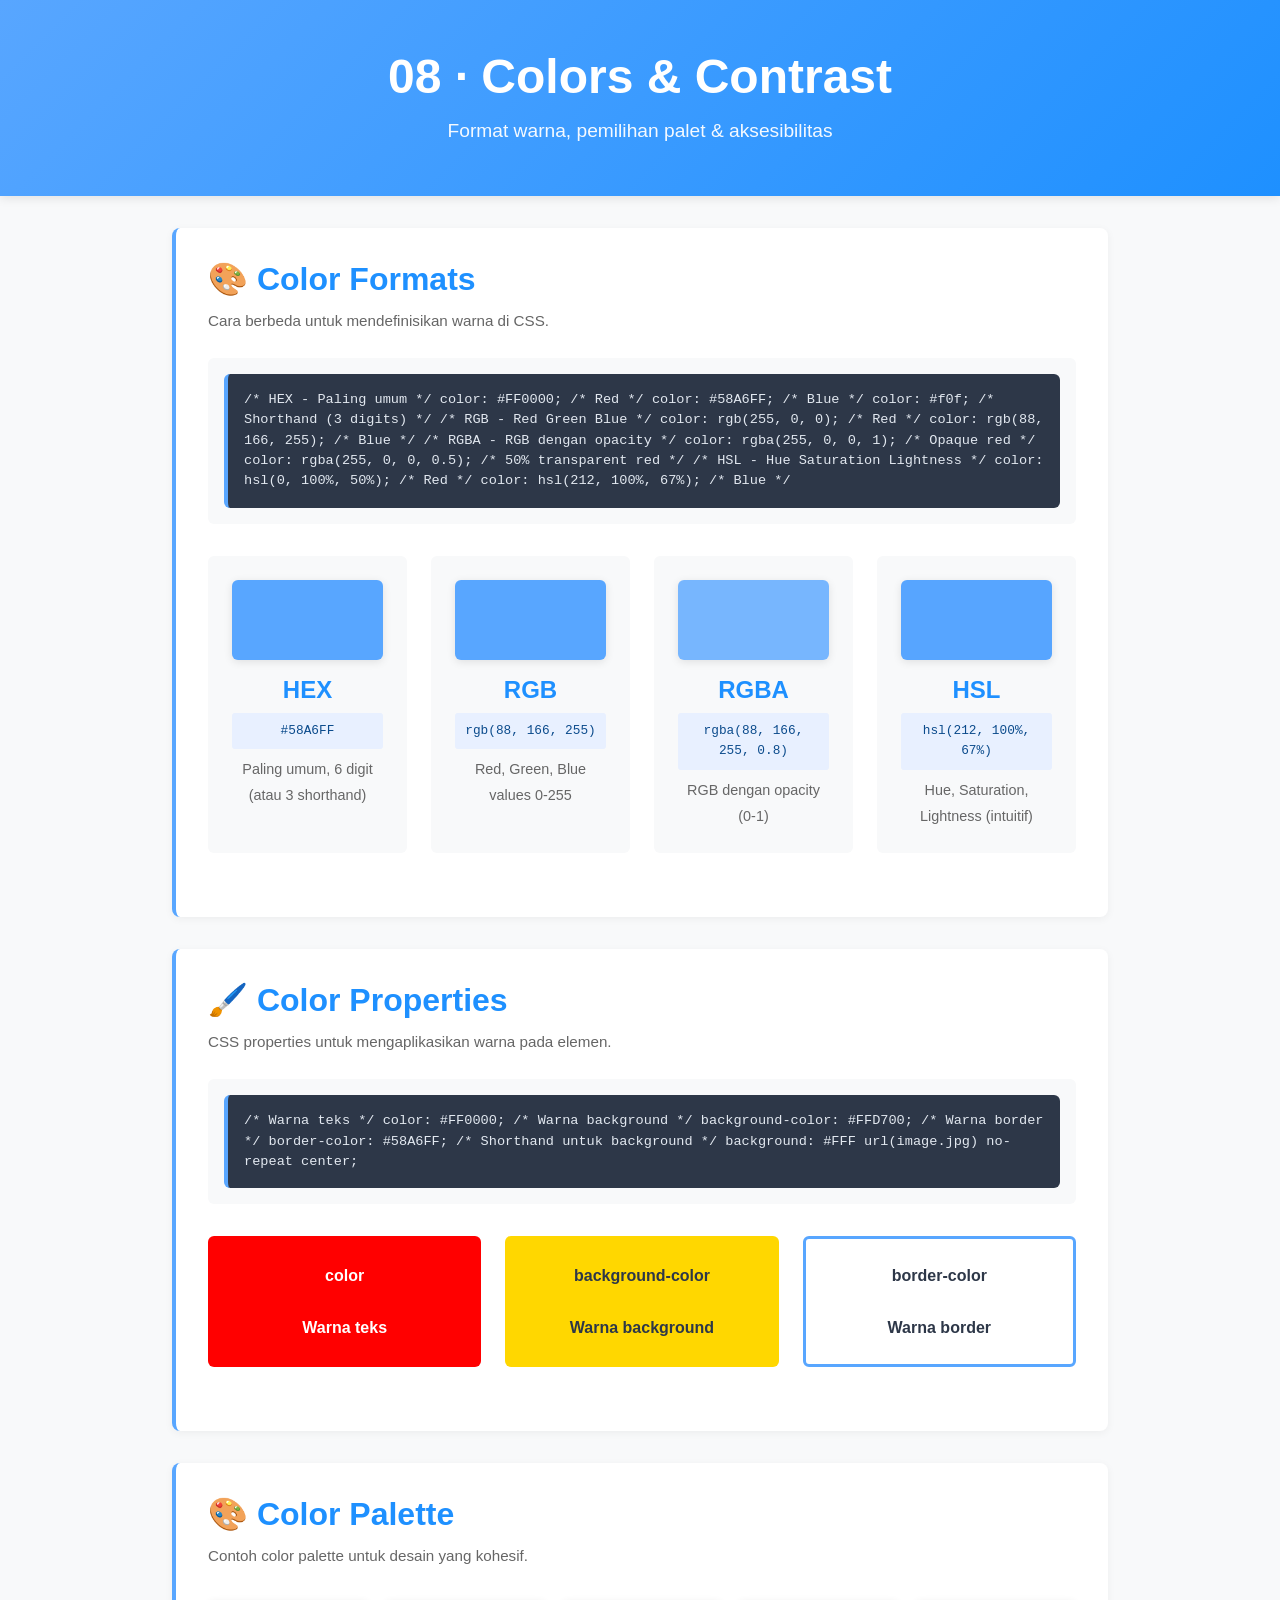
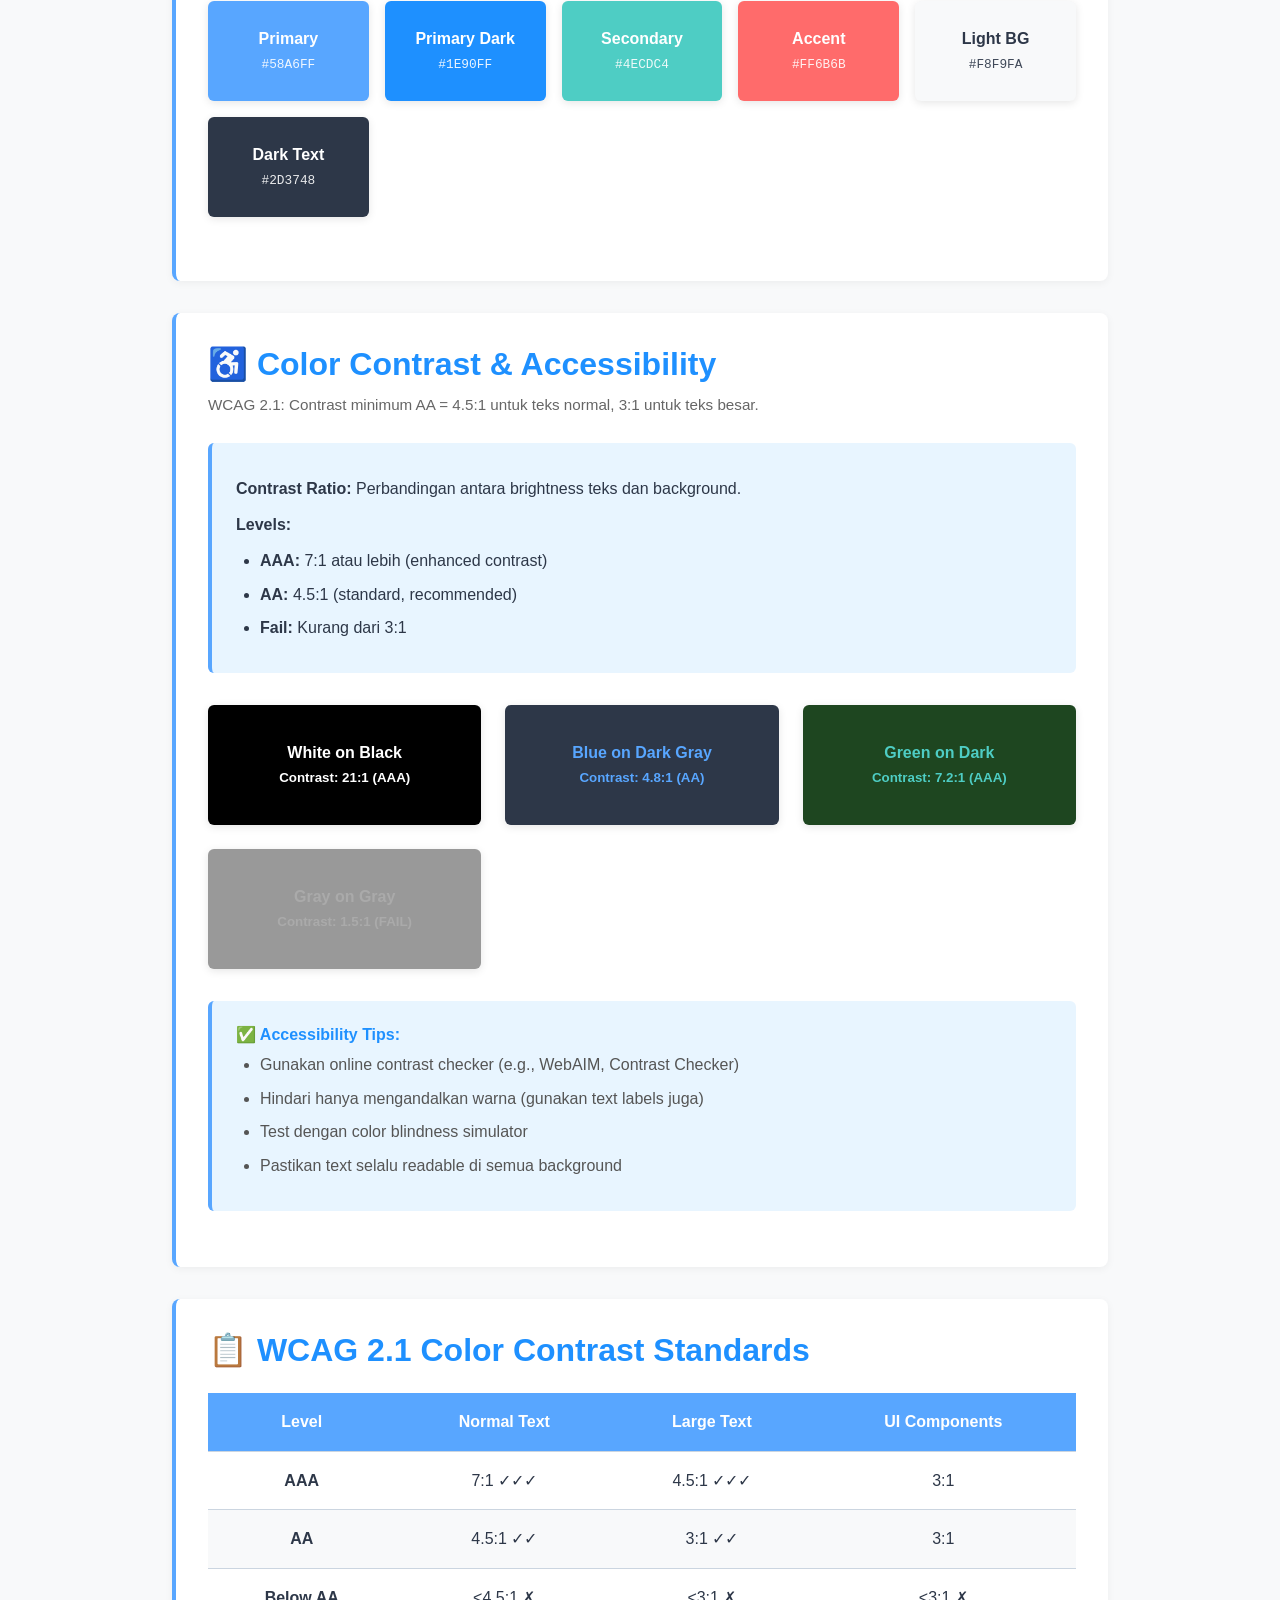
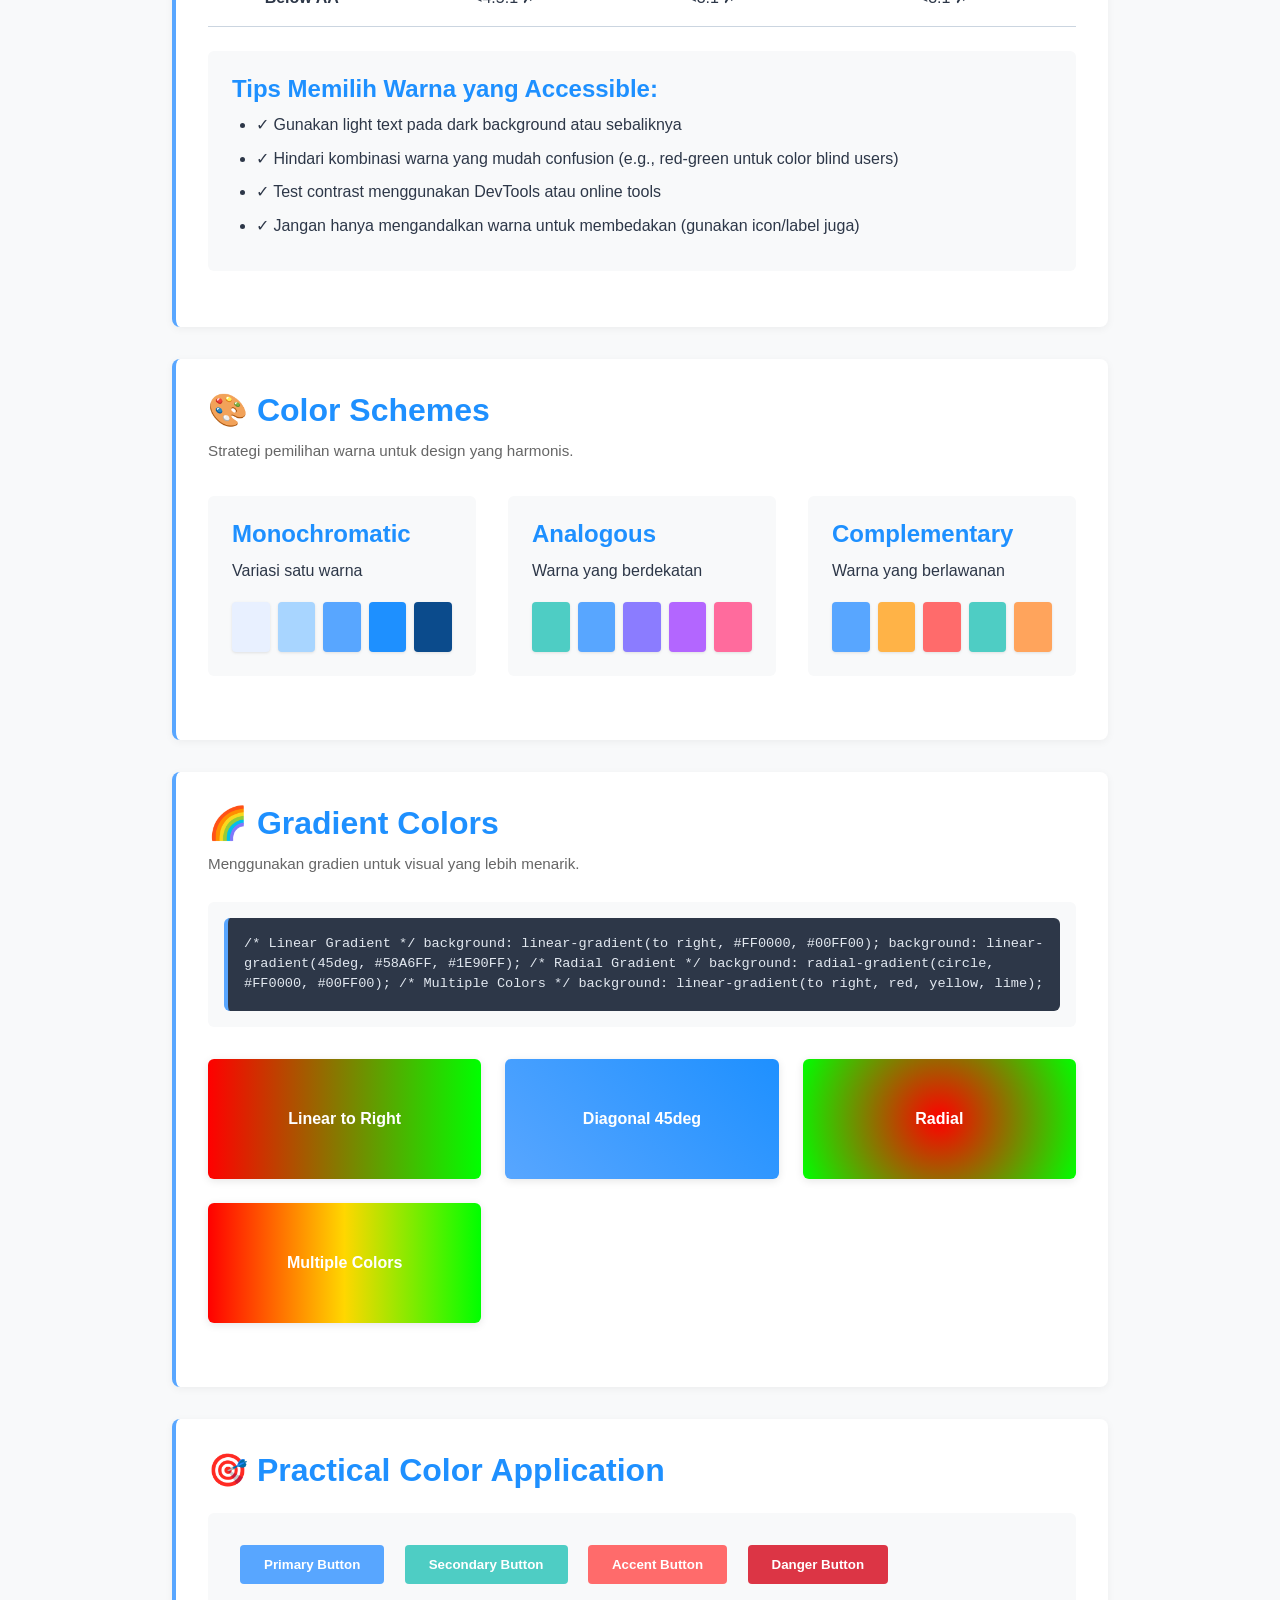
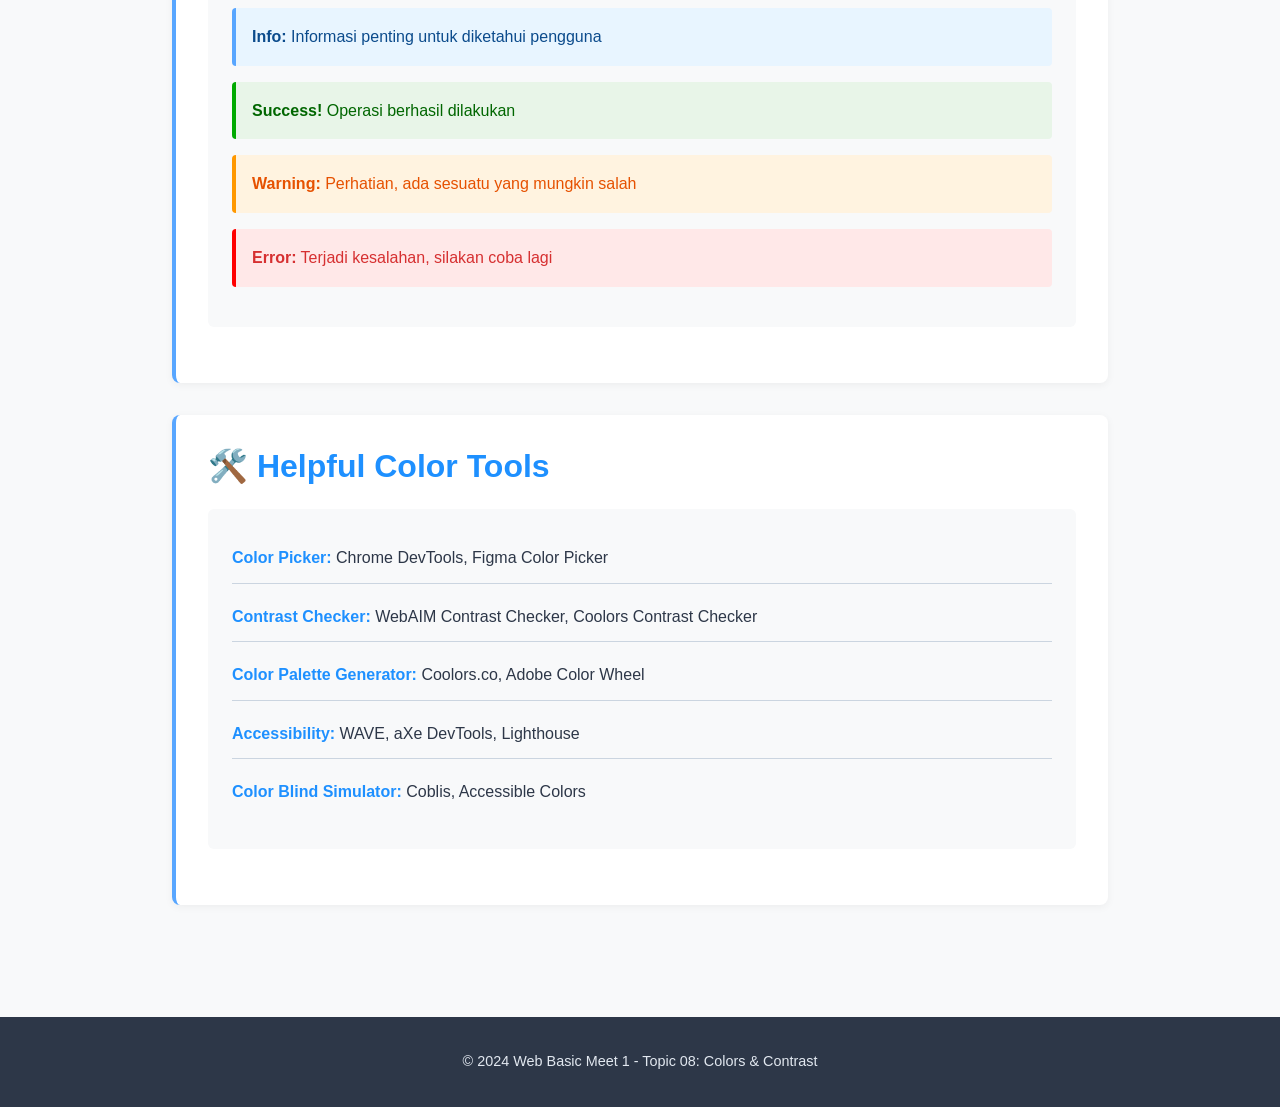
<file: Web Basic/Meet 1/new/08-colors-contrast.html>
<!DOCTYPE html>
<html lang="id">
<head>
    <meta charset="UTF-8">
    <meta name="viewport" content="width=device-width, initial-scale=1.0">
    <title>08 · Colors & Contrast</title>
    <link rel="stylesheet" href="08-colors-contrast.css">
</head>
<body>
    <header class="header">
        <h1>08 · Colors & Contrast</h1>
        <p class="subtitle">Format warna, pemilihan palet & aksesibilitas</p>
    </header>

    <main class="container">
        <!-- COLOR FORMATS -->
        <section class="section">
            <h2>🎨 Color Formats</h2>
            <p class="description">Cara berbeda untuk mendefinisikan warna di CSS.</p>

            <div class="code-wrapper">
                <code class="code-block">/* HEX - Paling umum */
color: #FF0000;     /* Red */
color: #58A6FF;     /* Blue */
color: #f0f;        /* Shorthand (3 digits) */

/* RGB - Red Green Blue */
color: rgb(255, 0, 0);      /* Red */
color: rgb(88, 166, 255);   /* Blue */

/* RGBA - RGB dengan opacity */
color: rgba(255, 0, 0, 1);      /* Opaque red */
color: rgba(255, 0, 0, 0.5);    /* 50% transparent red */

/* HSL - Hue Saturation Lightness */
color: hsl(0, 100%, 50%);       /* Red */
color: hsl(212, 100%, 67%);     /* Blue */</code>
            </div>

            <div class="color-formats">
                <div class="color-card">
                    <div class="color-swatch hex-color"></div>
                    <h3>HEX</h3>
                    <code>#58A6FF</code>
                    <p>Paling umum, 6 digit (atau 3 shorthand)</p>
                </div>

                <div class="color-card">
                    <div class="color-swatch rgb-color"></div>
                    <h3>RGB</h3>
                    <code>rgb(88, 166, 255)</code>
                    <p>Red, Green, Blue values 0-255</p>
                </div>

                <div class="color-card">
                    <div class="color-swatch rgba-color"></div>
                    <h3>RGBA</h3>
                    <code>rgba(88, 166, 255, 0.8)</code>
                    <p>RGB dengan opacity (0-1)</p>
                </div>

                <div class="color-card">
                    <div class="color-swatch hsl-color"></div>
                    <h3>HSL</h3>
                    <code>hsl(212, 100%, 67%)</code>
                    <p>Hue, Saturation, Lightness (intuitif)</p>
                </div>
            </div>
        </section>

        <!-- COLOR PROPERTIES -->
        <section class="section">
            <h2>🖌️ Color Properties</h2>
            <p class="description">CSS properties untuk mengaplikasikan warna pada elemen.</p>

            <div class="code-wrapper">
                <code class="code-block">/* Warna teks */
color: #FF0000;

/* Warna background */
background-color: #FFD700;

/* Warna border */
border-color: #58A6FF;

/* Shorthand untuk background */
background: #FFF url(image.jpg) no-repeat center;</code>
            </div>

            <div class="color-properties">
                <div class="property-demo color-text">
                    <strong>color</strong><br>Warna teks
                </div>
                <div class="property-demo bg-color">
                    <strong>background-color</strong><br>Warna background
                </div>
                <div class="property-demo border-color">
                    <strong>border-color</strong><br>Warna border
                </div>
            </div>
        </section>

        <!-- COLOR PALETTE -->
        <section class="section">
            <h2>🎨 Color Palette</h2>
            <p class="description">Contoh color palette untuk desain yang kohesif.</p>

            <div class="palette">
                <div class="palette-item primary">
                    <span class="color-name">Primary</span>
                    <span class="color-code">#58A6FF</span>
                </div>
                <div class="palette-item primary-dark">
                    <span class="color-name">Primary Dark</span>
                    <span class="color-code">#1E90FF</span>
                </div>
                <div class="palette-item secondary">
                    <span class="color-name">Secondary</span>
                    <span class="color-code">#4ECDC4</span>
                </div>
                <div class="palette-item accent">
                    <span class="color-name">Accent</span>
                    <span class="color-code">#FF6B6B</span>
                </div>
                <div class="palette-item light-bg">
                    <span class="color-name">Light BG</span>
                    <span class="color-code">#F8F9FA</span>
                </div>
                <div class="palette-item dark-text">
                    <span class="color-name">Dark Text</span>
                    <span class="color-code">#2D3748</span>
                </div>
            </div>
        </section>

        <!-- COLOR CONTRAST -->
        <section class="section">
            <h2>♿ Color Contrast & Accessibility</h2>
            <p class="description">WCAG 2.1: Contrast minimum AA = 4.5:1 untuk teks normal, 3:1 untuk teks besar.</p>

            <div class="contrast-explanation">
                <p><strong>Contrast Ratio:</strong> Perbandingan antara brightness teks dan background.</p>
                <p><strong>Levels:</strong></p>
                <ul>
                    <li><strong>AAA:</strong> 7:1 atau lebih (enhanced contrast)</li>
                    <li><strong>AA:</strong> 4.5:1 (standard, recommended)</li>
                    <li><strong>Fail:</strong> Kurang dari 3:1</li>
                </ul>
            </div>

            <div class="contrast-examples">
                <div class="contrast-demo aaa-level">
                    <div class="contrast-text">White on Black<br><small>Contrast: 21:1 (AAA)</small></div>
                </div>

                <div class="contrast-demo aa-level">
                    <div class="contrast-text">Blue on Dark Gray<br><small>Contrast: 4.8:1 (AA)</small></div>
                </div>

                <div class="contrast-demo green-level">
                    <div class="contrast-text">Green on Dark<br><small>Contrast: 7.2:1 (AAA)</small></div>
                </div>

                <div class="contrast-demo fail-level">
                    <div class="contrast-text">Gray on Gray<br><small>Contrast: 1.5:1 (FAIL)</small></div>
                </div>
            </div>

            <div class="tips-box">
                <h4>✅ Accessibility Tips:</h4>
                <ul>
                    <li>Gunakan online contrast checker (e.g., WebAIM, Contrast Checker)</li>
                    <li>Hindari hanya mengandalkan warna (gunakan text labels juga)</li>
                    <li>Test dengan color blindness simulator</li>
                    <li>Pastikan text selalu readable di semua background</li>
                </ul>
            </div>
        </section>

        <!-- WCAG COMPLIANCE -->
        <section class="section">
            <h2>📋 WCAG 2.1 Color Contrast Standards</h2>

            <table class="contrast-table">
                <thead>
                    <tr>
                        <th>Level</th>
                        <th>Normal Text</th>
                        <th>Large Text</th>
                        <th>UI Components</th>
                    </tr>
                </thead>
                <tbody>
                    <tr>
                        <td><strong>AAA</strong></td>
                        <td>7:1 ✓✓✓</td>
                        <td>4.5:1 ✓✓✓</td>
                        <td>3:1</td>
                    </tr>
                    <tr>
                        <td><strong>AA</strong></td>
                        <td>4.5:1 ✓✓</td>
                        <td>3:1 ✓✓</td>
                        <td>3:1</td>
                    </tr>
                    <tr>
                        <td><strong>Below AA</strong></td>
                        <td>&lt;4.5:1 ✗</td>
                        <td>&lt;3:1 ✗</td>
                        <td>&lt;3:1 ✗</td>
                    </tr>
                </tbody>
            </table>

            <div class="color-tips">
                <h3>Tips Memilih Warna yang Accessible:</h3>
                <ul>
                    <li>✓ Gunakan light text pada dark background atau sebaliknya</li>
                    <li>✓ Hindari kombinasi warna yang mudah confusion (e.g., red-green untuk color blind users)</li>
                    <li>✓ Test contrast menggunakan DevTools atau online tools</li>
                    <li>✓ Jangan hanya mengandalkan warna untuk membedakan (gunakan icon/label juga)</li>
                </ul>
            </div>
        </section>

        <!-- COLOR SCHEMES -->
        <section class="section">
            <h2>🎨 Color Schemes</h2>
            <p class="description">Strategi pemilihan warna untuk design yang harmonis.</p>

            <div class="color-schemes">
                <div class="scheme">
                    <h3>Monochromatic</h3>
                    <p>Variasi satu warna</p>
                    <div class="scheme-colors">
                        <div style="background-color: #E8F0FF;"></div>
                        <div style="background-color: #A8D5FF;"></div>
                        <div style="background-color: #58A6FF;"></div>
                        <div style="background-color: #1E90FF;"></div>
                        <div style="background-color: #0B4B8C;"></div>
                    </div>
                </div>

                <div class="scheme">
                    <h3>Analogous</h3>
                    <p>Warna yang berdekatan</p>
                    <div class="scheme-colors">
                        <div style="background-color: #4ECDC4;"></div>
                        <div style="background-color: #58A6FF;"></div>
                        <div style="background-color: #8B7CFF;"></div>
                        <div style="background-color: #B366FF;"></div>
                        <div style="background-color: #FF6B9D;"></div>
                    </div>
                </div>

                <div class="scheme">
                    <h3>Complementary</h3>
                    <p>Warna yang berlawanan</p>
                    <div class="scheme-colors">
                        <div style="background-color: #58A6FF;"></div>
                        <div style="background-color: #FFB347;"></div>
                        <div style="background-color: #FF6B6B;"></div>
                        <div style="background-color: #4ECDC4;"></div>
                        <div style="background-color: #FFA45C;"></div>
                    </div>
                </div>
            </div>
        </section>

        <!-- GRADIENT COLORS -->
        <section class="section">
            <h2>🌈 Gradient Colors</h2>
            <p class="description">Menggunakan gradien untuk visual yang lebih menarik.</p>

            <div class="code-wrapper">
                <code class="code-block">/* Linear Gradient */
background: linear-gradient(to right, #FF0000, #00FF00);
background: linear-gradient(45deg, #58A6FF, #1E90FF);

/* Radial Gradient */
background: radial-gradient(circle, #FF0000, #00FF00);

/* Multiple Colors */
background: linear-gradient(to right, red, yellow, lime);</code>
            </div>

            <div class="gradient-examples">
                <div class="gradient grad-1">Linear to Right</div>
                <div class="gradient grad-2">Diagonal 45deg</div>
                <div class="gradient grad-3">Radial</div>
                <div class="gradient grad-4">Multiple Colors</div>
            </div>
        </section>

        <!-- PRACTICAL EXAMPLE -->
        <section class="section">
            <h2>🎯 Practical Color Application</h2>

            <div class="practical-demo">
                <button class="btn-demo btn-primary">Primary Button</button>
                <button class="btn-demo btn-secondary">Secondary Button</button>
                <button class="btn-demo btn-accent">Accent Button</button>
                <button class="btn-demo btn-danger">Danger Button</button>

                <div class="alert alert-info">
                    <strong>Info:</strong> Informasi penting untuk diketahui pengguna
                </div>

                <div class="alert alert-success">
                    <strong>Success!</strong> Operasi berhasil dilakukan
                </div>

                <div class="alert alert-warning">
                    <strong>Warning:</strong> Perhatian, ada sesuatu yang mungkin salah
                </div>

                <div class="alert alert-danger">
                    <strong>Error:</strong> Terjadi kesalahan, silakan coba lagi
                </div>
            </div>
        </section>

        <!-- COLOR TOOLS -->
        <section class="section">
            <h2>🛠️ Helpful Color Tools</h2>

            <div class="tools-list">
                <ul>
                    <li><strong>Color Picker:</strong> Chrome DevTools, Figma Color Picker</li>
                    <li><strong>Contrast Checker:</strong> WebAIM Contrast Checker, Coolors Contrast Checker</li>
                    <li><strong>Color Palette Generator:</strong> Coolors.co, Adobe Color Wheel</li>
                    <li><strong>Accessibility:</strong> WAVE, aXe DevTools, Lighthouse</li>
                    <li><strong>Color Blind Simulator:</strong> Coblis, Accessible Colors</li>
                </ul>
            </div>
        </section>
    </main>

    <footer class="footer">
        <p>&copy; 2024 Web Basic Meet 1 - Topic 08: Colors & Contrast</p>
    </footer>
</body>
</html>
</file>
<file: Web Basic/Meet 1/new/01-basic-html-elements.css>
/* 01 · Basic HTML Elements Stylesheet */

* {
    margin: 0;
    padding: 0;
    box-sizing: border-box;
}

body {
    font-family: 'Segoe UI', Tahoma, Geneva, Verdana, sans-serif;
    font-size: 16px;
    line-height: 1.6;
    color: #2D3748;
    background-color: #F8F9FA;
}

html {
    scroll-behavior: smooth;
}

h1, h2, h3, h4, h5, h6 {
    line-height: 1.2;
    margin-top: 1.5rem;
    margin-bottom: 0.5rem;
}

h1 { font-size: 2.5rem; font-weight: 700; }
h2 { font-size: 2rem; font-weight: 600; }
h3 { font-size: 1.5rem; font-weight: 600; }
h4 { font-size: 1.25rem; font-weight: 600; }

p {
    margin-bottom: 1rem;
    line-height: 1.8;
}

code {
    font-family: 'Courier New', monospace;
    background-color: #E8F0FF;
    color: #0B4B8C;
    padding: 2px 6px;
    border-radius: 3px;
    font-size: 0.9em;
}

a {
    color: #58A6FF;
    text-decoration: none;
    transition: color 0.3s ease;
}

a:hover {
    color: #1E90FF;
    text-decoration: underline;
}

/* Header */
.header {
    background: linear-gradient(135deg, #58A6FF 0%, #1E90FF 100%);
    color: white;
    padding: 3rem 2rem;
    text-align: center;
    box-shadow: 0 2px 10px rgba(0, 0, 0, 0.1);
}

.header h1 {
    font-size: 3rem;
    margin: 0 0 0.5rem;
}

.subtitle {
    font-size: 1.2rem;
    opacity: 0.95;
    margin: 0;
}

/* Container */
.container {
    max-width: 1000px;
    margin: 0 auto;
    padding: 2rem;
}

/* Sections */
.section {
    background-color: white;
    padding: 2rem;
    margin-bottom: 2rem;
    border-radius: 8px;
    box-shadow: 0 2px 8px rgba(0, 0, 0, 0.05);
    border-left: 4px solid #58A6FF;
}

.section h2 {
    color: #1E90FF;
    margin-top: 0;
    margin-bottom: 1rem;
}

.description {
    color: #666;
    font-size: 0.95rem;
    margin-bottom: 1.5rem;
}

/* Code Wrapper */
.code-wrapper {
    background-color: #F8F9FA;
    padding: 1rem;
    border-radius: 6px;
    margin: 1.5rem 0;
    overflow-x: auto;
}

.code-block {
    display: block;
    background-color: #2D3748;
    color: #E2E8F0;
    padding: 1rem;
    border-radius: 6px;
    font-size: 0.85em;
    line-height: 1.5;
    border-left: 4px solid #58A6FF;
}

/* Element Info Cards */
.element-info {
    display: grid;
    grid-template-columns: repeat(auto-fit, minmax(200px, 1fr));
    gap: 1.5rem;
    margin: 2rem 0;
}

.info-card {
    background-color: #F8F9FA;
    padding: 1.5rem;
    border-radius: 6px;
    border-left: 4px solid #4ECDC4;
}

.info-card strong {
    display: block;
    color: #1E90FF;
    font-size: 1.1rem;
    margin-bottom: 0.5rem;
}

.info-card p {
    margin: 0;
    color: #555;
    font-size: 0.95rem;
}

/* Demo Section */
.demo-section {
    background-color: #F8F9FA;
    padding: 1.5rem;
    border-radius: 6px;
    margin: 1.5rem 0;
}

.demo-links {
    display: flex;
    flex-wrap: wrap;
    gap: 1rem;
}

.demo-link {
    display: inline-block;
    padding: 0.75rem 1.5rem;
    background-color: #58A6FF;
    color: white;
    border-radius: 4px;
    font-weight: 500;
    transition: all 0.3s ease;
}

.demo-link:hover {
    background-color: #1E90FF;
    transform: translateY(-2px);
    text-decoration: none;
}

/* Images */
.demo-images {
    display: grid;
    grid-template-columns: repeat(auto-fit, minmax(200px, 1fr));
    gap: 1.5rem;
    margin: 1rem 0;
}

figure {
    margin: 0;
    text-align: center;
}

.sample-img {
    max-width: 100%;
    height: auto;
    border-radius: 6px;
    margin-bottom: 0.5rem;
}

figcaption {
    font-size: 0.9rem;
    color: #666;
}

/* Text Demo */
.text-demo {
    display: grid;
    grid-template-columns: repeat(auto-fit, minmax(300px, 1fr));
    gap: 1.5rem;
    margin: 2rem 0;
}

.demo-card {
    background-color: #F8F9FA;
    padding: 1.5rem;
    border-radius: 6px;
    border-left: 4px solid #4ECDC4;
}

.demo-h1 {
    font-size: 2rem;
    color: #1E90FF;
    margin: 0 0 0.5rem;
}

.demo-h2 {
    font-size: 1.75rem;
    color: #1E90FF;
    margin: 0 0 0.5rem;
}

.demo-h3 {
    font-size: 1.5rem;
    color: #1E90FF;
    margin: 0 0 0.5rem;
}

.demo-p {
    margin: 0;
    color: #555;
}

.demo-span {
    background-color: #FFE066;
    padding: 2px 6px;
    border-radius: 3px;
    font-weight: 600;
}

/* Lists Demo */
.lists-demo {
    display: grid;
    grid-template-columns: repeat(auto-fit, minmax(300px, 1fr));
    gap: 1.5rem;
    margin: 2rem 0;
}

.demo-ul, .demo-ol {
    margin-left: 1.5rem;
    padding-left: 0;
}

.demo-ul li, .demo-ol li {
    margin-bottom: 0.75rem;
    color: #555;
}

.demo-ul {
    list-style-type: disc;
}

.demo-ol {
    list-style-type: decimal;
}

/* Form */
.demo-form {
    background-color: white;
    padding: 1rem;
    border-radius: 6px;
}

.form-group {
    margin-bottom: 1rem;
    display: flex;
    flex-direction: column;
}

.form-group label {
    font-weight: 600;
    margin-bottom: 0.5rem;
    color: #2D3748;
}

.form-group input,
.form-group textarea {
    padding: 0.75rem;
    border: 1px solid #CBD5E0;
    border-radius: 4px;
    font-size: 1rem;
    font-family: inherit;
    transition: border-color 0.3s ease, box-shadow 0.3s ease;
}

.form-group input:focus,
.form-group textarea:focus {
    outline: none;
    border-color: #58A6FF;
    box-shadow: 0 0 0 3px rgba(88, 166, 255, 0.1);
}

.btn-submit {
    padding: 0.75rem 2rem;
    background-color: #58A6FF;
    color: white;
    border: none;
    border-radius: 4px;
    font-size: 1rem;
    font-weight: 600;
    cursor: pointer;
    transition: all 0.3s ease;
}

.btn-submit:hover {
    background-color: #1E90FF;
    transform: translateY(-2px);
    box-shadow: 0 4px 12px rgba(88, 166, 255, 0.3);
}

/* Tips Box */
.tips-box {
    background-color: #E8F5FF;
    border-left: 4px solid #58A6FF;
    padding: 1.5rem;
    border-radius: 6px;
    margin: 1.5rem 0;
}

.tips-box h4 {
    color: #1E90FF;
    margin-top: 0;
}

.tips-box ul {
    margin-left: 1.5rem;
    padding-left: 0;
}

.tips-box li {
    margin-bottom: 0.5rem;
    color: #555;
}

/* Semantic Layout Demo */
.semantic-demo {
    background-color: #F8F9FA;
    padding: 1.5rem;
    border-radius: 6px;
    margin: 1.5rem 0;
}

.semantic-layout {
    display: grid;
    grid-template-columns: 1fr;
    gap: 1rem;
}

.semantic-item {
    padding: 1rem;
    border-radius: 4px;
    text-align: center;
    font-weight: 600;
    color: white;
}

.header-demo {
    background-color: #58A6FF;
    grid-column: 1;
}

.nav-demo {
    background-color: #4ECDC4;
}

.semantic-content {
    display: grid;
    grid-template-columns: 1fr 300px;
    gap: 1rem;
}

.main-demo {
    background-color: #95E1D3;
    color: #2D3748;
}

.aside-demo {
    background-color: #FFB6B9;
}

.footer-demo {
    background-color: #7B68EE;
    grid-column: 1 / -1;
}

/* Footer */
.footer {
    background-color: #2D3748;
    color: #E2E8F0;
    text-align: center;
    padding: 2rem;
    margin-top: 3rem;
}

.footer p {
    margin: 0;
    font-size: 0.9rem;
}

/* Responsive */
@media (max-width: 768px) {
    .container {
        padding: 1rem;
    }

    .section {
        padding: 1.5rem;
    }

    .header h1 {
        font-size: 2rem;
    }

    .semantic-content {
        grid-template-columns: 1fr;
    }

    .aside-demo {
        grid-column: 1;
    }

    .element-info,
    .demo-images,
    .text-demo,
    .lists-demo {
        grid-template-columns: 1fr;
    }

    .demo-links {
        flex-direction: column;
    }

    .demo-link {
        width: 100%;
        text-align: center;
    }
}
</file>
<file: Web Basic/Meet 1/new/02-intro-css.css>
/* 02 · An Intro to CSS Stylesheet */

* {
    margin: 0;
    padding: 0;
    box-sizing: border-box;
}

body {
    font-family: 'Segoe UI', Tahoma, Geneva, Verdana, sans-serif;
    font-size: 16px;
    line-height: 1.6;
    color: #2D3748;
    background-color: #F8F9FA;
}

h1, h2, h3, h4, h5, h6 {
    line-height: 1.2;
    margin-bottom: 0.5rem;
}

h1 { font-size: 2.5rem; font-weight: 700; }
h2 { font-size: 2rem; font-weight: 600; color: #1E90FF; }
h3 { font-size: 1.5rem; font-weight: 600; }

p { margin-bottom: 1rem; line-height: 1.8; }

code {
    font-family: 'Courier New', monospace;
    background-color: #E8F0FF;
    color: #0B4B8C;
    padding: 2px 6px;
    border-radius: 3px;
    font-size: 0.9em;
}

a {
    color: #58A6FF;
    text-decoration: none;
    transition: color 0.3s ease;
}

a:hover {
    color: #1E90FF;
    text-decoration: underline;
}

/* Header */
.header {
    background: linear-gradient(135deg, #58A6FF 0%, #1E90FF 100%);
    color: white;
    padding: 3rem 2rem;
    text-align: center;
    box-shadow: 0 2px 10px rgba(0, 0, 0, 0.1);
}

.header h1 {
    font-size: 3rem;
    margin: 0 0 0.5rem;
}

.subtitle {
    font-size: 1.2rem;
    opacity: 0.95;
    margin: 0;
}

/* Container */
.container {
    max-width: 1000px;
    margin: 0 auto;
    padding: 2rem;
}

/* Section */
.section {
    background-color: white;
    padding: 2rem;
    margin-bottom: 2rem;
    border-radius: 8px;
    box-shadow: 0 2px 8px rgba(0, 0, 0, 0.05);
    border-left: 4px solid #58A6FF;
}

.description {
    color: #666;
    font-size: 0.95rem;
    margin-bottom: 1.5rem;
}

/* Three Methods Cards */
.three-methods {
    display: grid;
    grid-template-columns: repeat(auto-fit, minmax(280px, 1fr));
    gap: 1.5rem;
    margin: 2rem 0;
}

.method-card {
    background-color: #F8F9FA;
    padding: 1.5rem;
    border-radius: 8px;
    border-left: 4px solid;
}

.inline-card {
    border-left-color: #FF6B6B;
}

.internal-card {
    border-left-color: #4ECDC4;
}

.external-card {
    border-left-color: #95E1D3;
}

.method-card h3 {
    color: #1E90FF;
    margin-top: 0;
}

.method-card code {
    display: block;
    background-color: #E8F0FF;
    padding: 0.75rem;
    margin: 0.75rem 0;
    font-size: 0.85rem;
}

.demo-inline, .demo-internal, .demo-external {
    padding: 1rem;
    border-radius: 4px;
    margin: 1rem 0;
    text-align: center;
    font-weight: 600;
}

.demo-inline {
    background-color: #FFE8E8;
}

.demo-internal {
    background-color: #D0F0ED;
    color: #1E90FF;
}

.demo-external {
    background-color: #E8F5E8;
    color: #1E90FF;
}

.warning, .info, .success {
    font-size: 0.9rem;
    margin: 0.75rem 0 0;
}

.warning {
    color: #D63031;
}

.info {
    color: #0B5394;
}

.success {
    color: #00B894;
}

/* Selectors Grid */
.selectors-grid {
    display: grid;
    grid-template-columns: repeat(auto-fit, minmax(300px, 1fr));
    gap: 1.5rem;
    margin: 2rem 0;
}

.selector-item {
    background-color: #F8F9FA;
    padding: 1.5rem;
    border-radius: 6px;
    border-left: 4px solid #4ECDC4;
}

.selector-item h3 {
    color: #1E90FF;
    margin-top: 0;
}

.selector-code {
    display: block;
    background-color: #E8F0FF;
    padding: 0.75rem;
    margin: 0.75rem 0;
    font-size: 0.85rem;
}

.selector-demo {
    padding: 1rem;
    border-radius: 4px;
    margin: 1rem 0;
    background-color: #E8F5E8;
    color: #1E90FF;
}

.element-selector {
    color: #0066CC;
    background-color: #E8F0FF;
}

.class-selector {
    background-color: #FFFF99;
    color: #666;
}

.descendant-demo {
    background-color: #F0F8F0;
    padding: 1rem;
    border-radius: 4px;
}

.descendant-demo p {
    margin: 0;
    color: #00AA00;
}

.child-selector-demo {
    margin-left: 1.5rem;
    padding: 0;
}

.child-selector-demo li {
    margin: 5px 0;
    padding: 0.5rem;
    background-color: #FFE8CC;
    border-radius: 3px;
    list-style-position: inside;
}

.hover-demo {
    display: inline-block;
    padding: 0.75rem 1.5rem;
    background-color: #FF6B6B;
    color: white;
    border-radius: 4px;
    font-weight: 600;
}

.hover-demo:hover {
    background-color: #D63031;
    text-decoration: none;
    transform: scale(1.05);
}

/* Box Model */
.boxmodel-explanation {
    background-color: #F8F9FA;
    padding: 1rem;
    border-radius: 6px;
    text-align: center;
    margin: 1.5rem 0;
}

.code-block {
    display: block;
    background-color: #2D3748;
    color: #E2E8F0;
    padding: 1rem;
    border-radius: 6px;
    font-size: 0.85em;
    line-height: 1.5;
    border-left: 4px solid #58A6FF;
    overflow-x: auto;
}

.boxmodel-visual {
    text-align: center;
    margin: 2rem 0;
}

.boxmodel-demo {
    background-color: transparent;
    padding: 2rem;
}

.content-box {
    display: flex;
    align-items: center;
    justify-content: center;
    width: 300px;
    height: 100px;
    background-color: #FF6B6B;
    border: 3px solid #1E90FF;
    padding: 20px;
    margin: 20px auto;
    color: white;
    font-weight: 600;
    box-shadow: inset 0 0 0 20px rgba(0, 0, 0, 0.1);
}

.boxmodel-label {
    font-size: 0.9rem;
    color: #666;
    margin: 0;
}

/* Properties Grid */
.properties-grid {
    display: grid;
    grid-template-columns: repeat(auto-fit, minmax(250px, 1fr));
    gap: 1.5rem;
    margin: 2rem 0;
}

.property-card {
    background-color: #F8F9FA;
    padding: 1.5rem;
    border-radius: 6px;
    border-left: 4px solid #4ECDC4;
}

.property-card h3 {
    color: #1E90FF;
    margin-top: 0;
}

.demo-property {
    padding: 1rem;
    border-radius: 4px;
    margin: 0.75rem 0;
    background-color: #E8F0FF;
    text-align: center;
    color: #0B4B8C;
}

/* Specificity */
.specificity-chart {
    display: grid;
    grid-template-columns: repeat(auto-fit, minmax(200px, 1fr));
    gap: 1.5rem;
    margin: 2rem 0;
}

.specificity-item {
    background-color: #F8F9FA;
    padding: 1.5rem;
    border-radius: 6px;
    text-align: center;
    border-left: 4px solid #4ECDC4;
}

.spec-score {
    font-size: 2rem;
    font-weight: 700;
    color: #1E90FF;
    margin-bottom: 0.5rem;
}

.specificity-item strong {
    display: block;
    margin: 0.75rem 0;
    color: #2D3748;
}

.specificity-item code {
    display: block;
    background-color: #E8F0FF;
    padding: 0.5rem;
    margin-top: 0.5rem;
    font-size: 0.8rem;
}

.specificity-example {
    background-color: #F8F9FA;
    padding: 1.5rem;
    border-radius: 6px;
    margin: 1.5rem 0;
}

/* Properties Table */
.properties-table {
    width: 100%;
    border-collapse: collapse;
    margin: 1.5rem 0;
}

.properties-table thead {
    background-color: #58A6FF;
    color: white;
}

.properties-table th,
.properties-table td {
    padding: 1rem;
    text-align: left;
    border-bottom: 1px solid #CBD5E0;
}

.properties-table tr:hover {
    background-color: #F8F9FA;
}

.properties-table code {
    background-color: #E8F0FF;
    color: #0B4B8C;
}

/* Footer */
.footer {
    background-color: #2D3748;
    color: #E2E8F0;
    text-align: center;
    padding: 2rem;
    margin-top: 3rem;
}

.footer p {
    margin: 0;
    font-size: 0.9rem;
}

/* Responsive */
@media (max-width: 768px) {
    .container {
        padding: 1rem;
    }

    .section {
        padding: 1.5rem;
    }

    .header h1 {
        font-size: 2rem;
    }

    .three-methods,
    .selectors-grid,
    .properties-grid,
    .specificity-chart {
        grid-template-columns: 1fr;
    }

    .properties-table {
        font-size: 0.9rem;
    }

    .properties-table th,
    .properties-table td {
        padding: 0.75rem;
    }
}
</file>
<file: Web Basic/Meet 1/new/03-holy-grail-layouting.css>
/* 03 · The Holy Grail of Layouting Stylesheet */

* {
    margin: 0;
    padding: 0;
    box-sizing: border-box;
}

body {
    font-family: 'Segoe UI', Tahoma, Geneva, Verdana, sans-serif;
    font-size: 16px;
    line-height: 1.6;
    color: #2D3748;
    background-color: #F8F9FA;
}

h1, h2, h3, h4, h5, h6 {
    line-height: 1.2;
    margin-bottom: 0.5rem;
}

h1 { font-size: 2.5rem; font-weight: 700; }
h2 { font-size: 2rem; font-weight: 600; color: #1E90FF; }
h3 { font-size: 1.5rem; font-weight: 600; }

p { margin-bottom: 1rem; line-height: 1.8; }

code {
    font-family: 'Courier New', monospace;
    background-color: #E8F0FF;
    color: #0B4B8C;
    padding: 2px 6px;
    border-radius: 3px;
    font-size: 0.9em;
}

a {
    color: #58A6FF;
    text-decoration: none;
    transition: color 0.3s ease;
}

a:hover {
    color: #1E90FF;
    text-decoration: underline;
}

/* Header */
.header {
    background: linear-gradient(135deg, #58A6FF 0%, #1E90FF 100%);
    color: white;
    padding: 3rem 2rem;
    text-align: center;
    box-shadow: 0 2px 10px rgba(0, 0, 0, 0.1);
}

.header h1 {
    font-size: 3rem;
    margin: 0 0 0.5rem;
}

.subtitle {
    font-size: 1.2rem;
    opacity: 0.95;
    margin: 0;
}

/* Container */
.container {
    max-width: 1000px;
    margin: 0 auto;
    padding: 2rem;
}

/* Section */
.section {
    background-color: white;
    padding: 2rem;
    margin-bottom: 2rem;
    border-radius: 8px;
    box-shadow: 0 2px 8px rgba(0, 0, 0, 0.05);
    border-left: 4px solid #58A6FF;
}

.description {
    color: #666;
    font-size: 0.95rem;
    margin-bottom: 1.5rem;
}

/* Code Block */
.code-wrapper {
    background-color: #F8F9FA;
    padding: 1rem;
    border-radius: 6px;
    margin: 1.5rem 0;
    overflow-x: auto;
}

.code-block {
    display: block;
    background-color: #2D3748;
    color: #E2E8F0;
    padding: 1rem;
    border-radius: 6px;
    font-size: 0.85em;
    line-height: 1.5;
    border-left: 4px solid #58A6FF;
    margin: 0;
}

/* Flexbox Demo */
.flexbox-demo {
    background-color: #F8F9FA;
    padding: 1.5rem;
    border-radius: 6px;
    margin: 1.5rem 0;
}

.flex-container {
    display: flex;
    flex-direction: row;
    justify-content: space-around;
    align-items: center;
    gap: 1rem;
    padding: 2rem;
    background-color: #E8F5FF;
    border-radius: 6px;
    flex-wrap: wrap;
}

.flex-item {
    flex: 1;
    min-width: 80px;
    padding: 1rem;
    background-color: #58A6FF;
    color: white;
    text-align: center;
    border-radius: 4px;
    font-weight: 600;
    transition: all 0.3s ease;
}

.flex-item:hover {
    background-color: #1E90FF;
    transform: scale(1.05);
}

/* Properties Table */
.properties-table {
    width: 100%;
    border-collapse: collapse;
    margin: 1rem 0;
}

.properties-table tr {
    border-bottom: 1px solid #CBD5E0;
}

.properties-table tr:hover {
    background-color: #F8F9FA;
}

.properties-table td {
    padding: 1rem;
}

.properties-table tr:nth-child(even) {
    background-color: #F8F9FA;
}

/* Flex & Grid Properties */
.flex-properties,
.grid-properties {
    background-color: #F8F9FA;
    padding: 1.5rem;
    border-radius: 6px;
    margin: 1.5rem 0;
}

/* Grid Demo */
.grid-demo {
    background-color: #F8F9FA;
    padding: 1.5rem;
    border-radius: 6px;
    margin: 1.5rem 0;
}

.grid-container {
    display: grid;
    grid-template-columns: 200px 1fr 150px;
    grid-template-rows: auto 1fr auto;
    gap: 1rem;
    padding: 1rem;
    background-color: #E8F5FF;
    border-radius: 6px;
    min-height: 300px;
}

.grid-header {
    grid-column: 1 / -1;
    background-color: #58A6FF;
    color: white;
    padding: 1rem;
    border-radius: 4px;
    display: flex;
    align-items: center;
    justify-content: center;
    font-weight: 600;
}

.grid-sidebar {
    background-color: #4ECDC4;
    color: white;
    padding: 1rem;
    border-radius: 4px;
    display: flex;
    align-items: center;
    justify-content: center;
    font-weight: 600;
}

.grid-main {
    background-color: #95E1D3;
    color: #2D3748;
    padding: 1rem;
    border-radius: 4px;
    display: flex;
    align-items: center;
    justify-content: center;
    font-weight: 600;
}

.grid-aside {
    background-color: #FFB6B9;
    color: white;
    padding: 1rem;
    border-radius: 4px;
    display: flex;
    align-items: center;
    justify-content: center;
    font-weight: 600;
}

.grid-footer {
    grid-column: 1 / -1;
    background-color: #7B68EE;
    color: white;
    padding: 1rem;
    border-radius: 4px;
    display: flex;
    align-items: center;
    justify-content: center;
    font-weight: 600;
}

/* Use Cases */
.use-cases {
    background-color: #E8F5FF;
    padding: 1.5rem;
    border-radius: 6px;
    border-left: 4px solid #58A6FF;
    margin: 1.5rem 0;
}

.use-cases h3 {
    color: #1E90FF;
    margin-top: 0;
}

.use-cases ul {
    margin-left: 1.5rem;
    padding: 0;
}

.use-cases li {
    margin-bottom: 0.5rem;
}

/* Comparison */
.comparison {
    display: grid;
    grid-template-columns: 1fr 1fr;
    gap: 2rem;
    margin: 2rem 0;
}

.comp-card {
    padding: 1.5rem;
    border-radius: 6px;
    color: white;
}

.comp-card.flexbox {
    background: linear-gradient(135deg, #58A6FF 0%, #1E90FF 100%);
}

.comp-card.grid {
    background: linear-gradient(135deg, #4ECDC4 0%, #45B7D1 100%);
}

.comp-card h3 {
    color: white;
    margin-top: 0;
}

.comp-card ul {
    margin-left: 1.5rem;
    padding: 0;
}

.comp-card li {
    margin-bottom: 0.75rem;
}

/* Table Layout Demo */
.table-layout-demo {
    background-color: #F8F9FA;
    padding: 1.5rem;
    border-radius: 6px;
    margin: 1.5rem 0;
}

.table-container {
    display: table;
    width: 100%;
    height: 150px;
    background-color: #E8F5FF;
    border-radius: 4px;
}

.table-cell {
    display: table-cell;
    vertical-align: middle;
    text-align: center;
    font-weight: 600;
    color: #1E90FF;
}

/* Tips Box */
.tips-box {
    background-color: #FFF3E0;
    border-left: 4px solid #FF9800;
    padding: 1.5rem;
    border-radius: 6px;
    margin: 1.5rem 0;
}

.tips-box h4 {
    color: #E65100;
    margin-top: 0;
}

.tips-box p {
    margin: 0;
    color: #666;
}

/* Layout Examples */
.example-navbar {
    display: flex;
    justify-content: space-between;
    align-items: center;
    padding: 1rem;
    background: linear-gradient(135deg, #58A6FF 0%, #1E90FF 100%);
    border-radius: 6px;
    margin: 1.5rem 0;
}

.nav-logo {
    color: white;
    font-weight: 700;
    font-size: 1.2rem;
}

.nav-items {
    display: flex;
    gap: 2rem;
}

.nav-items a {
    color: white;
    font-weight: 500;
}

.nav-items a:hover {
    color: #FFD700;
    text-decoration: none;
}

.card-grid {
    display: grid;
    grid-template-columns: repeat(auto-fit, minmax(150px, 1fr));
    gap: 1.5rem;
    margin: 1.5rem 0;
}

.card-item {
    background: linear-gradient(135deg, #58A6FF 0%, #1E90FF 100%);
    color: white;
    padding: 2rem;
    border-radius: 6px;
    text-align: center;
    font-weight: 600;
    transition: transform 0.3s ease;
}

.card-item:hover {
    transform: translateY(-5px);
}

.dashboard-grid {
    display: grid;
    grid-template-columns: 200px 1fr;
    grid-template-rows: auto 1fr auto;
    gap: 1rem;
    margin: 1.5rem 0;
    min-height: 250px;
}

.dash-header {
    grid-column: 1 / -1;
    background-color: #58A6FF;
    color: white;
    padding: 1rem;
    border-radius: 4px;
    display: flex;
    align-items: center;
    font-weight: 600;
}

.dash-sidebar {
    background-color: #4ECDC4;
    color: white;
    padding: 1rem;
    border-radius: 4px;
    display: flex;
    align-items: center;
    font-weight: 600;
}

.dash-main {
    background-color: #95E1D3;
    color: #2D3748;
    padding: 1rem;
    border-radius: 4px;
    display: flex;
    align-items: center;
    font-weight: 600;
}

.dash-footer {
    grid-column: 1 / -1;
    background-color: #7B68EE;
    color: white;
    padding: 1rem;
    border-radius: 4px;
    display: flex;
    align-items: center;
    font-weight: 600;
}

/* Footer */
.footer {
    background-color: #2D3748;
    color: #E2E8F0;
    text-align: center;
    padding: 2rem;
    margin-top: 3rem;
}

.footer p {
    margin: 0;
    font-size: 0.9rem;
}

/* Responsive */
@media (max-width: 768px) {
    .container {
        padding: 1rem;
    }

    .section {
        padding: 1.5rem;
    }

    .header h1 {
        font-size: 2rem;
    }

    .flex-container {
        flex-direction: column;
    }

    .grid-container {
        grid-template-columns: 1fr;
    }

    .grid-header,
    .grid-footer {
        grid-column: 1;
    }

    .comparison {
        grid-template-columns: 1fr;
    }

    .dashboard-grid {
        grid-template-columns: 1fr;
    }

    .dash-header,
    .dash-sidebar,
    .dash-main,
    .dash-footer {
        grid-column: 1;
    }

    .card-grid {
        grid-template-columns: repeat(auto-fit, minmax(120px, 1fr));
    }

    .nav-items {
        gap: 1rem;
        flex-wrap: wrap;
    }
}
</file>
<file: Web Basic/Meet 1/new/04-border-margin-padding.css>
/* 04 · Border, Margin & Padding Stylesheet */

* {
    margin: 0;
    padding: 0;
    box-sizing: border-box;
}

body {
    font-family: 'Segoe UI', Tahoma, Geneva, Verdana, sans-serif;
    font-size: 16px;
    line-height: 1.6;
    color: #2D3748;
    background-color: #F8F9FA;
}

h1, h2, h3, h4, h5, h6 {
    line-height: 1.2;
    margin-bottom: 0.5rem;
}

h1 { font-size: 2.5rem; font-weight: 700; }
h2 { font-size: 2rem; font-weight: 600; color: #1E90FF; }
h3 { font-size: 1.5rem; font-weight: 600; }
h4 { font-size: 1.2rem; font-weight: 600; }

p { margin-bottom: 1rem; line-height: 1.8; }

code {
    font-family: 'Courier New', monospace;
    background-color: #E8F0FF;
    color: #0B4B8C;
    padding: 2px 6px;
    border-radius: 3px;
    font-size: 0.9em;
}

/* Header */
.header {
    background: linear-gradient(135deg, #58A6FF 0%, #1E90FF 100%);
    color: white;
    padding: 3rem 2rem;
    text-align: center;
    box-shadow: 0 2px 10px rgba(0, 0, 0, 0.1);
}

.header h1 {
    font-size: 3rem;
    margin: 0 0 0.5rem;
}

.subtitle {
    font-size: 1.2rem;
    opacity: 0.95;
    margin: 0;
}

/* Container */
.container {
    max-width: 1000px;
    margin: 0 auto;
    padding: 2rem;
}

/* Section */
.section {
    background-color: white;
    padding: 2rem;
    margin-bottom: 2rem;
    border-radius: 8px;
    box-shadow: 0 2px 8px rgba(0, 0, 0, 0.05);
    border-left: 4px solid #58A6FF;
}

.description {
    color: #666;
    font-size: 0.95rem;
    margin-bottom: 1.5rem;
}

.center-text {
    text-align: center;
    font-weight: 600;
    color: #1E90FF;
}

/* Code Block */
.code-wrapper {
    background-color: #F8F9FA;
    padding: 1rem;
    border-radius: 6px;
    margin: 1.5rem 0;
    overflow-x: auto;
}

.code-block {
    display: block;
    background-color: #2D3748;
    color: #E2E8F0;
    padding: 1rem;
    border-radius: 6px;
    font-size: 0.85em;
    line-height: 1.5;
    border-left: 4px solid #58A6FF;
    margin: 0;
}

/* Box Model Visualization */
.boxmodel-visualization {
    display: flex;
    justify-content: center;
    padding: 2rem;
    background-color: #F8F9FA;
    border-radius: 6px;
    margin: 1.5rem 0;
}

.layer-outer, .layer-border, .layer-padding, .layer-content {
    display: flex;
    align-items: center;
    justify-content: center;
    position: relative;
}

.layer-outer {
    width: 100%;
    max-width: 400px;
    padding: 20px;
    background-color: transparent;
}

.layer-label {
    position: absolute;
    top: 50%;
    left: 50%;
    transform: translate(-50%, -50%);
    background-color: rgba(255, 255, 255, 0.9);
    padding: 0.25rem 0.5rem;
    border-radius: 3px;
    font-size: 0.8rem;
    font-weight: 600;
    color: #666;
    z-index: 10;
}

.layer-border {
    width: 100%;
    padding: 2px;
    background-color: #1E90FF;
    border-radius: 6px;
}

.layer-padding {
    width: 100%;
    padding: 20px;
    background-color: #4ECDC4;
    border-radius: 4px;
}

.layer-content {
    width: 100%;
    height: 60px;
    background-color: #FF6B6B;
    border-radius: 2px;
    color: white;
    font-weight: 600;
}

/* Margin Examples */
.margin-examples,
.border-examples,
.border-radius-demo,
.padding-examples {
    background-color: #F8F9FA;
    padding: 1.5rem;
    border-radius: 6px;
    margin: 1.5rem 0;
}

.example-container {
    display: flex;
    flex-wrap: wrap;
    gap: 1.5rem;
    padding: 1rem;
    background-color: #E8F5FF;
    border-radius: 4px;
}

.example-box {
    flex: 1;
    min-width: 150px;
    padding: 1rem;
    background-color: #58A6FF;
    color: white;
    text-align: center;
    border-radius: 4px;
    font-weight: 600;
}

.margin-20 {
    margin: 20px;
}

.margin-top-30 {
    margin-top: 30px;
}

.margin-40 {
    margin: 40px;
}

.border-row {
    gap: 1rem;
}

.border-solid {
    border: 3px solid #1E90FF;
}

.border-dashed {
    border: 3px dashed #4ECDC4;
}

.border-dotted {
    border: 3px dotted #FF6B6B;
}

.border-double {
    border: 3px double #FFB347;
}

.border-radius-small {
    border-radius: 5px;
}

.border-radius-medium {
    border-radius: 10px;
}

.border-radius-large {
    border-radius: 20px;
}

.border-radius-circle {
    border-radius: 50%;
}

.padding-10 {
    padding: 10px;
    border: 2px solid #1E90FF;
}

.padding-20 {
    padding: 20px;
    border: 2px solid #4ECDC4;
}

.padding-30 {
    padding: 30px;
    border: 2px solid #FF6B6B;
}

/* Width Height Examples */
.width-height-examples {
    background-color: #F8F9FA;
    padding: 1.5rem;
    border-radius: 6px;
    margin: 1.5rem 0;
}

.size-fixed {
    width: 300px;
    height: 100px;
}

.size-percent {
    width: 50%;
    height: 100px;
}

.size-auto {
    width: auto;
    height: auto;
    padding: 1rem;
}

/* Box Sizing */
.box-sizing-comparison {
    background-color: #F8F9FA;
    padding: 1.5rem;
    border-radius: 6px;
    margin: 1.5rem 0;
}

.comparison-boxes {
    display: grid;
    grid-template-columns: 1fr 1fr;
    gap: 1.5rem;
    margin: 1rem 0;
}

.box-content-box,
.box-border-box {
    background-color: white;
    padding: 1rem;
    border-radius: 6px;
    border: 1px solid #CBD5E0;
}

.demo-box {
    padding: 20px;
    border: 2px solid #1E90FF;
    background-color: #E8F5FF;
    text-align: center;
    margin: 0.5rem 0;
    font-weight: 600;
    color: #1E90FF;
}

.demo-content-box {
    width: 300px;
}

.demo-border-box {
    width: 300px;
    box-sizing: border-box;
}

/* Tips Box */
.tips-box {
    background-color: #E8F5FF;
    border-left: 4px solid #58A6FF;
    padding: 1.5rem;
    border-radius: 6px;
    margin: 1.5rem 0;
}

.tips-box h4 {
    color: #1E90FF;
    margin-top: 0;
}

.tips-box p {
    margin: 0.5rem 0;
    color: #555;
}

.tips-box ul {
    margin-left: 1.5rem;
    padding: 0;
}

.tips-box li {
    margin-bottom: 0.5rem;
    color: #555;
}

/* Properties Table */
.properties-table {
    width: 100%;
    border-collapse: collapse;
    margin: 1.5rem 0;
}

.properties-table thead {
    background-color: #58A6FF;
    color: white;
}

.properties-table th,
.properties-table td {
    padding: 1rem;
    text-align: left;
    border-bottom: 1px solid #CBD5E0;
}

.properties-table tr:hover {
    background-color: #F8F9FA;
}

.properties-table tr:nth-child(even) {
    background-color: #F8F9FA;
}

.properties-table code {
    background-color: #E8F0FF;
    color: #0B4B8C;
}

/* Footer */
.footer {
    background-color: #2D3748;
    color: #E2E8F0;
    text-align: center;
    padding: 2rem;
    margin-top: 3rem;
}

.footer p {
    margin: 0;
    font-size: 0.9rem;
}

/* Responsive */
@media (max-width: 768px) {
    .container {
        padding: 1rem;
    }

    .section {
        padding: 1.5rem;
    }

    .header h1 {
        font-size: 2rem;
    }

    .example-container {
        flex-direction: column;
    }

    .example-box {
        min-width: 100%;
    }

    .comparison-boxes {
        grid-template-columns: 1fr;
    }

    .properties-table {
        font-size: 0.9rem;
    }

    .properties-table th,
    .properties-table td {
        padding: 0.75rem;
    }
}
</file>
<file: Web Basic/Meet 1/new/05-z-index.css>
/* 05 · Z-Index & Stacking Context Stylesheet */

* {
    margin: 0;
    padding: 0;
    box-sizing: border-box;
}

body {
    font-family: 'Segoe UI', Tahoma, Geneva, Verdana, sans-serif;
    font-size: 16px;
    line-height: 1.6;
    color: #2D3748;
    background-color: #F8F9FA;
}

h1, h2, h3, h4, h5, h6 {
    line-height: 1.2;
    margin-bottom: 0.5rem;
}

h1 { font-size: 2.5rem; font-weight: 700; }
h2 { font-size: 2rem; font-weight: 600; color: #1E90FF; }
h3 { font-size: 1.5rem; font-weight: 600; }

p { margin-bottom: 1rem; line-height: 1.8; }

code {
    font-family: 'Courier New', monospace;
    background-color: #E8F0FF;
    color: #0B4B8C;
    padding: 2px 6px;
    border-radius: 3px;
    font-size: 0.9em;
}

small { font-size: 0.85rem; }

/* Header */
.header {
    background: linear-gradient(135deg, #58A6FF 0%, #1E90FF 100%);
    color: white;
    padding: 3rem 2rem;
    text-align: center;
    box-shadow: 0 2px 10px rgba(0, 0, 0, 0.1);
}

.header h1 {
    font-size: 3rem;
    margin: 0 0 0.5rem;
}

.subtitle {
    font-size: 1.2rem;
    opacity: 0.95;
    margin: 0;
}

/* Container */
.container {
    max-width: 1000px;
    margin: 0 auto;
    padding: 2rem;
}

/* Section */
.section {
    background-color: white;
    padding: 2rem;
    margin-bottom: 2rem;
    border-radius: 8px;
    box-shadow: 0 2px 8px rgba(0, 0, 0, 0.05);
    border-left: 4px solid #58A6FF;
}

.description {
    color: #666;
    font-size: 0.95rem;
    margin-bottom: 1.5rem;
}

/* Code Block */
.code-wrapper {
    background-color: #F8F9FA;
    padding: 1rem;
    border-radius: 6px;
    margin: 1.5rem 0;
    overflow-x: auto;
}

.code-block {
    display: block;
    background-color: #2D3748;
    color: #E2E8F0;
    padding: 1rem;
    border-radius: 6px;
    font-size: 0.85em;
    line-height: 1.5;
    border-left: 4px solid #58A6FF;
    margin: 0;
}

/* Z-Index Example */
.zindex-example {
    background-color: #F8F9FA;
    padding: 1.5rem;
    border-radius: 6px;
    margin: 1.5rem 0;
}

.demo-instruction {
    background-color: #FFF3E0;
    padding: 0.75rem;
    border-radius: 4px;
    border-left: 4px solid #FF9800;
    color: #E65100;
    margin-bottom: 1rem;
}

.zindex-container {
    position: relative;
    height: 250px;
    background-color: #E8F5FF;
    border-radius: 6px;
    margin: 1rem 0;
}

.zindex-box {
    position: absolute;
    width: 150px;
    height: 80px;
    display: flex;
    flex-direction: column;
    align-items: center;
    justify-content: center;
    color: white;
    font-weight: 600;
    border-radius: 4px;
    cursor: pointer;
    transition: all 0.3s ease;
}

.z-10 {
    z-index: 10;
    background-color: #FF6B6B;
    top: 20px;
    left: 30px;
}

.z-20 {
    z-index: 20;
    background-color: #4ECDC4;
    top: 80px;
    left: 100px;
}

.z-30 {
    z-index: 30;
    background-color: #58A6FF;
    top: 140px;
    left: 170px;
}

.zindex-box:hover {
    transform: scale(1.05);
}

.zindex-box small {
    color: rgba(255, 255, 255, 0.9);
}

/* Tips Box */
.tips-box {
    background-color: #E8F5FF;
    border-left: 4px solid #58A6FF;
    padding: 1.5rem;
    border-radius: 6px;
    margin: 1.5rem 0;
}

.tips-box h4 {
    color: #1E90FF;
    margin-top: 0;
}

.tips-box p {
    margin: 0.5rem 0;
    color: #555;
}

/* Positioned Demo */
.positioned-demo {
    background-color: #F8F9FA;
    padding: 1.5rem;
    border-radius: 6px;
    margin: 1.5rem 0;
}

.demo-box {
    position: relative;
    height: 200px;
    background-color: #E8F5FF;
    border-radius: 6px;
    margin: 1rem 0;
}

.abs-box {
    position: absolute;
    width: 120px;
    height: 80px;
    display: flex;
    align-items: center;
    justify-content: center;
    text-align: center;
    color: white;
    font-weight: 600;
    font-size: 0.9rem;
    border-radius: 4px;
}

.abs-box-1 {
    z-index: 1;
    background-color: #FF6B6B;
    top: 20px;
    left: 20px;
}

.abs-box-2 {
    z-index: 2;
    background-color: #4ECDC4;
    top: 60px;
    left: 80px;
}

.abs-box-3 {
    z-index: 3;
    background-color: #58A6FF;
    top: 100px;
    left: 140px;
}

/* Stacking Context Demo */
.stacking-demo {
    background-color: #F8F9FA;
    padding: 1.5rem;
    border-radius: 6px;
    margin: 1.5rem 0;
}

.stack-parent {
    background-color: #E8F5FF;
    padding: 1rem;
    margin: 1rem 0;
    border-radius: 6px;
    position: relative;
    min-height: 100px;
}

.stack-parent h4 {
    margin: 0 0 1rem;
    color: #1E90FF;
}

.stack-child {
    position: absolute;
    padding: 1rem;
    border-radius: 4px;
    color: white;
    font-weight: 600;
    text-align: center;
}

.child-100 {
    z-index: 100;
    background-color: #FF6B6B;
    top: 50px;
    left: 20px;
    width: 100px;
}

.child-50 {
    z-index: 50;
    background-color: #4ECDC4;
    top: 50px;
    left: 20px;
    width: 100px;
}

.demo-note {
    background-color: #FFF3E0;
    padding: 0.75rem;
    border-radius: 4px;
    border-left: 4px solid #FF9800;
    color: #E65100;
    margin-top: 1rem;
}

/* Position Layers */
.position-layers {
    display: grid;
    grid-template-columns: 1fr;
    gap: 1rem;
    margin: 1.5rem 0;
}

.layer-card {
    background: linear-gradient(135deg, #58A6FF 0%, #1E90FF 100%);
    color: white;
    padding: 1.5rem;
    border-radius: 6px;
}

.layer-card h3 {
    color: white;
    margin-top: 0;
}

.layer-card code {
    display: block;
    background-color: rgba(0, 0, 0, 0.2);
    padding: 0.5rem;
    border-radius: 3px;
    margin: 0.5rem 0;
    color: #FFD700;
}

.layer-card p {
    margin: 0;
    font-size: 0.9rem;
    opacity: 0.95;
}

/* Fixed Example */
.fixed-example {
    position: relative;
    height: 200px;
    background-color: #F8F9FA;
    border-radius: 6px;
    margin: 1.5rem 0;
    overflow: hidden;
}

.fixed-box {
    position: fixed;
    right: 20px;
    bottom: 20px;
    background-color: #FF6B6B;
    color: white;
    padding: 1rem;
    border-radius: 6px;
    z-index: 999;
    font-weight: 600;
    font-size: 0.9rem;
    text-align: center;
    width: 150px;
}

/* Rules Grid */
.rules-grid {
    display: grid;
    grid-template-columns: 1fr 1fr;
    gap: 1.5rem;
    margin: 1.5rem 0;
}

.rule-card {
    background-color: #E8F5FF;
    border-left: 4px solid #58A6FF;
    padding: 1.5rem;
    border-radius: 6px;
}

.rule-card h3 {
    color: #1E90FF;
    margin-top: 0;
}

.rule-card ul {
    margin-left: 1.5rem;
    padding: 0;
}

.rule-card li {
    margin-bottom: 0.5rem;
    color: #555;
}

.warning-card {
    border-left-color: #FF6B6B;
    background-color: #FFE8E8;
}

.warning-card h3 {
    color: #D63031;
}

/* Practical Examples */
.modal-example,
.dropdown-example,
.sticky-demo {
    background-color: #F8F9FA;
    padding: 1.5rem;
    border-radius: 6px;
    margin: 1.5rem 0;
}

.btn-modal {
    padding: 0.75rem 1.5rem;
    background-color: #58A6FF;
    color: white;
    border: none;
    border-radius: 4px;
    cursor: pointer;
    font-weight: 600;
    transition: all 0.3s ease;
}

.btn-modal:hover {
    background-color: #1E90FF;
}

/* Dropdown */
.dropdown {
    position: relative;
    display: inline-block;
}

.dropdown-btn {
    padding: 0.75rem 1.5rem;
    background-color: #58A6FF;
    color: white;
    border: none;
    border-radius: 4px;
    cursor: pointer;
    font-weight: 600;
}

.dropdown-content {
    position: absolute;
    background-color: white;
    min-width: 200px;
    box-shadow: 0 8px 16px rgba(0, 0, 0, 0.1);
    z-index: 1;
    border-radius: 4px;
    top: 100%;
    left: 0;
    margin-top: 0.5rem;
}

.dropdown-content a {
    color: #58A6FF;
    padding: 1rem;
    text-decoration: none;
    display: block;
}

.dropdown-content a:hover {
    background-color: #E8F5FF;
}

/* Sticky Header */
.sticky-header {
    position: sticky;
    top: 0;
    background: linear-gradient(135deg, #58A6FF 0%, #1E90FF 100%);
    color: white;
    padding: 1rem;
    border-radius: 4px;
    z-index: 100;
    font-weight: 600;
    margin-bottom: 1rem;
}

/* Z-Index Table */
.zindex-table {
    width: 100%;
    border-collapse: collapse;
    margin: 1.5rem 0;
}

.zindex-table thead {
    background-color: #58A6FF;
    color: white;
}

.zindex-table th,
.zindex-table td {
    padding: 1rem;
    text-align: left;
    border-bottom: 1px solid #CBD5E0;
}

.zindex-table tr:hover {
    background-color: #F8F9FA;
}

.zindex-table tr:nth-child(even) {
    background-color: #F8F9FA;
}

/* Footer */
.footer {
    background-color: #2D3748;
    color: #E2E8F0;
    text-align: center;
    padding: 2rem;
    margin-top: 3rem;
}

.footer p {
    margin: 0;
    font-size: 0.9rem;
}

/* Responsive */
@media (max-width: 768px) {
    .container {
        padding: 1rem;
    }

    .section {
        padding: 1.5rem;
    }

    .header h1 {
        font-size: 2rem;
    }

    .rules-grid {
        grid-template-columns: 1fr;
    }

    .zindex-table {
        font-size: 0.9rem;
    }

    .zindex-table th,
    .zindex-table td {
        padding: 0.75rem;
    }

    .fixed-box {
        display: none;
    }
}
</file>
<file: Web Basic/Meet 1/new/06-element-attributes.css>
/* 06 · Element Attributes Stylesheet */

* {
    margin: 0;
    padding: 0;
    box-sizing: border-box;
}

body {
    font-family: 'Segoe UI', Tahoma, Geneva, Verdana, sans-serif;
    font-size: 16px;
    line-height: 1.6;
    color: #2D3748;
    background-color: #F8F9FA;
}

h1, h2, h3, h4, h5, h6 {
    line-height: 1.2;
    margin-bottom: 0.5rem;
}

h1 { font-size: 2.5rem; font-weight: 700; }
h2 { font-size: 2rem; font-weight: 600; color: #1E90FF; }
h3 { font-size: 1.5rem; font-weight: 600; }
h4 { font-size: 1.2rem; font-weight: 600; }

p { margin-bottom: 1rem; line-height: 1.8; }

code {
    font-family: 'Courier New', monospace;
    background-color: #E8F0FF;
    color: #0B4B8C;
    padding: 2px 6px;
    border-radius: 3px;
    font-size: 0.9em;
}

small { font-size: 0.85rem; }

/* Header */
.header {
    background: linear-gradient(135deg, #58A6FF 0%, #1E90FF 100%);
    color: white;
    padding: 3rem 2rem;
    text-align: center;
    box-shadow: 0 2px 10px rgba(0, 0, 0, 0.1);
}

.header h1 {
    font-size: 3rem;
    margin: 0 0 0.5rem;
}

.subtitle {
    font-size: 1.2rem;
    opacity: 0.95;
    margin: 0;
}

/* Container */
.container {
    max-width: 1000px;
    margin: 0 auto;
    padding: 2rem;
}

/* Section */
.section {
    background-color: white;
    padding: 2rem;
    margin-bottom: 2rem;
    border-radius: 8px;
    box-shadow: 0 2px 8px rgba(0, 0, 0, 0.05);
    border-left: 4px solid #58A6FF;
}

.description {
    color: #666;
    font-size: 0.95rem;
    margin-bottom: 1.5rem;
}

/* Code Block */
.code-wrapper {
    background-color: #F8F9FA;
    padding: 1rem;
    border-radius: 6px;
    margin: 1.5rem 0;
    overflow-x: auto;
}

.code-block {
    display: block;
    background-color: #2D3748;
    color: #E2E8F0;
    padding: 1rem;
    border-radius: 6px;
    font-size: 0.85em;
    line-height: 1.5;
    border-left: 4px solid #58A6FF;
    margin: 0;
}

/* Attributes Table */
.attributes-table {
    width: 100%;
    border-collapse: collapse;
    margin: 1.5rem 0;
}

.attributes-table thead {
    background-color: #58A6FF;
    color: white;
}

.attributes-table th,
.attributes-table td {
    padding: 1rem;
    text-align: left;
    border-bottom: 1px solid #CBD5E0;
}

.attributes-table tr:hover {
    background-color: #F8F9FA;
}

.attributes-table tr:nth-child(even) {
    background-color: #F8F9FA;
}

.attributes-table code {
    background-color: #E8F0FF;
    color: #0B4B8C;
}

/* Attribute Demo */
.attribute-demo {
    background-color: #F8F9FA;
    padding: 1.5rem;
    border-radius: 6px;
    margin: 1.5rem 0;
}

.attribute-demo h3 {
    margin-top: 0;
}

.demo-box {
    background-color: #E8F5FF;
    border: 2px solid #58A6FF;
    padding: 1.5rem;
    border-radius: 6px;
    text-align: center;
    color: #1E90FF;
    font-weight: 600;
}

.demo-card {
    background-color: #E8F5FF;
    border: 2px solid #CBD5E0;
    padding: 1.5rem;
    border-radius: 6px;
    text-align: center;
    margin: 0.75rem 0;
    font-weight: 600;
    transition: all 0.3s ease;
    cursor: pointer;
}

.demo-card:hover {
    border-color: #58A6FF;
    background-color: #D0E5FF;
}

.demo-card.active {
    background-color: #58A6FF;
    color: white;
    border-color: #1E90FF;
}

.demo-card.disabled {
    opacity: 0.5;
    cursor: not-allowed;
}

/* Form */
.demo-form {
    background-color: white;
    padding: 1rem;
    border-radius: 6px;
}

.form-group {
    margin-bottom: 1rem;
    display: flex;
    flex-direction: column;
}

.form-group label {
    font-weight: 600;
    margin-bottom: 0.5rem;
    color: #2D3748;
}

.form-group input {
    padding: 0.75rem;
    border: 1px solid #CBD5E0;
    border-radius: 4px;
    font-size: 1rem;
    font-family: inherit;
    transition: border-color 0.3s ease, box-shadow 0.3s ease;
}

.form-group input:focus {
    outline: none;
    border-color: #58A6FF;
    box-shadow: 0 0 0 3px rgba(88, 166, 255, 0.1);
}

/* Buttons */
.btn {
    padding: 0.75rem 1.5rem;
    background-color: #58A6FF;
    color: white;
    border: none;
    border-radius: 4px;
    font-size: 1rem;
    font-weight: 600;
    cursor: pointer;
    transition: all 0.3s ease;
}

.btn:hover {
    background-color: #1E90FF;
    transform: translateY(-2px);
}

.btn-small {
    padding: 0.5rem 1rem;
    font-size: 0.9rem;
}

.btn-primary {
    background-color: #58A6FF;
}

.btn-primary:hover {
    background-color: #1E90FF;
}

.btn-large {
    padding: 1rem 2rem;
    font-size: 1.1rem;
}

/* Demo Links */
.demo-link {
    display: inline-block;
    padding: 0.75rem 1.5rem;
    background-color: #58A6FF;
    color: white;
    border-radius: 4px;
    font-weight: 600;
    transition: all 0.3s ease;
}

.demo-link:hover {
    background-color: #1E90FF;
    text-decoration: none;
    transform: translateY(-2px);
}

.demo-span {
    display: inline-block;
    padding: 0.5rem 1rem;
    background-color: #FFE066;
    color: #666;
    border-radius: 4px;
    font-weight: 600;
    cursor: help;
}

/* Demo Data Box */
.demo-data-box {
    background: linear-gradient(135deg, #58A6FF 0%, #1E90FF 100%);
    color: white;
    padding: 1.5rem;
    border-radius: 6px;
    text-align: center;
}

.demo-data-box strong {
    display: block;
    margin-bottom: 0.5rem;
    font-size: 1.1rem;
}

.demo-data-box button {
    margin-top: 1rem;
}

/* Tips Box */
.tips-box {
    background-color: #E8F5FF;
    border-left: 4px solid #58A6FF;
    padding: 1.5rem;
    border-radius: 6px;
    margin: 1.5rem 0;
}

.tips-box h4 {
    color: #1E90FF;
    margin-top: 0;
}

.tips-box p {
    margin: 0.5rem 0;
    color: #555;
}

.tips-box ul {
    margin-left: 1.5rem;
    padding: 0;
}

.tips-box li {
    margin-bottom: 0.5rem;
    color: #555;
}

/* Input Styling (Attribute Selectors Demo) */
input[type="text"],
input[type="email"],
input[type="password"] {
    width: 100%;
    padding: 0.75rem;
    margin-bottom: 1rem;
    border: 1px solid #CBD5E0;
    border-radius: 4px;
    font-size: 1rem;
    font-family: inherit;
    transition: border-color 0.3s ease;
}

input[type="text"]:focus,
input[type="email"]:focus,
input[type="password"]:focus {
    outline: none;
    border-color: #58A6FF;
    box-shadow: 0 0 0 3px rgba(88, 166, 255, 0.1);
}

input[type="email"] {
    border-left-color: #4ECDC4;
}

input[type="password"] {
    border-left-color: #FF6B6B;
}

/* Footer */
.footer {
    background-color: #2D3748;
    color: #E2E8F0;
    text-align: center;
    padding: 2rem;
    margin-top: 3rem;
}

.footer p {
    margin: 0;
    font-size: 0.9rem;
}

/* Responsive */
@media (max-width: 768px) {
    .container {
        padding: 1rem;
    }

    .section {
        padding: 1.5rem;
    }

    .header h1 {
        font-size: 2rem;
    }

    .attributes-table {
        font-size: 0.9rem;
    }

    .attributes-table th,
    .attributes-table td {
        padding: 0.75rem;
    }

    .form-group {
        margin-bottom: 0.75rem;
    }

    .demo-data-box {
        padding: 1rem;
    }

    .btn-large {
        padding: 0.75rem 1.5rem;
        font-size: 1rem;
    }
}
</file>
<file: Web Basic/Meet 1/new/07-typography-readability.css>
/* 07 · Typography & Readability Stylesheet */

* {
    margin: 0;
    padding: 0;
    box-sizing: border-box;
}

body {
    font-family: 'Segoe UI', Tahoma, Geneva, Verdana, sans-serif;
    font-size: 16px;
    line-height: 1.6;
    color: #2D3748;
    background-color: #F8F9FA;
}

h1, h2, h3, h4, h5, h6 {
    line-height: 1.2;
    margin-bottom: 0.5rem;
}

h1 { font-size: 2.5rem; font-weight: 700; }
h2 { font-size: 2rem; font-weight: 600; color: #1E90FF; }
h3 { font-size: 1.5rem; font-weight: 600; }
h4 { font-size: 1.25rem; font-weight: 600; }

p { margin-bottom: 1rem; line-height: 1.8; }

code {
    font-family: 'Courier New', monospace;
    background-color: #E8F0FF;
    color: #0B4B8C;
    padding: 2px 6px;
    border-radius: 3px;
    font-size: 0.9em;
}

small { font-size: 0.85rem; color: #666; }

strong { font-weight: 700; }

/* Header */
.header {
    background: linear-gradient(135deg, #58A6FF 0%, #1E90FF 100%);
    color: white;
    padding: 3rem 2rem;
    text-align: center;
    box-shadow: 0 2px 10px rgba(0, 0, 0, 0.1);
}

.header h1 {
    font-size: 3rem;
    margin: 0 0 0.5rem;
}

.subtitle {
    font-size: 1.2rem;
    opacity: 0.95;
    margin: 0;
}

/* Container */
.container {
    max-width: 1000px;
    margin: 0 auto;
    padding: 2rem;
}

/* Section */
.section {
    background-color: white;
    padding: 2rem;
    margin-bottom: 2rem;
    border-radius: 8px;
    box-shadow: 0 2px 8px rgba(0, 0, 0, 0.05);
    border-left: 4px solid #58A6FF;
}

.description {
    color: #666;
    font-size: 0.95rem;
    margin-bottom: 1.5rem;
}

/* Code Block */
.code-wrapper {
    background-color: #F8F9FA;
    padding: 1rem;
    border-radius: 6px;
    margin: 1.5rem 0;
    overflow-x: auto;
}

.code-block {
    display: block;
    background-color: #2D3748;
    color: #E2E8F0;
    padding: 1rem;
    border-radius: 6px;
    font-size: 0.85em;
    line-height: 1.5;
    border-left: 4px solid #58A6FF;
    margin: 0;
}

/* Typography Demo */
.typography-demo {
    background-color: #F8F9FA;
    padding: 1.5rem;
    border-radius: 6px;
    margin: 1.5rem 0;
}

.font-size-demo,
.font-family-demo,
.font-weight-demo,
.letter-spacing-demo {
    background-color: white;
    padding: 1rem;
    border-radius: 6px;
}

/* Font Size Demo */
.fs-12 { font-size: 12px; }
.fs-16 { font-size: 16px; }
.fs-20 { font-size: 20px; }
.fs-24 { font-size: 24px; }
.fs-32 { font-size: 32px; }
.fs-48 { font-size: 48px; }

/* Font Family Demo */
.ff-sans { font-family: Arial, Helvetica, sans-serif; }
.ff-serif { font-family: Georgia, 'Times New Roman', serif; }
.ff-mono { font-family: 'Courier New', monospace; }

/* Font Weight Demo */
.fw-300 { font-weight: 300; }
.fw-400 { font-weight: 400; }
.fw-500 { font-weight: 500; }
.fw-600 { font-weight: 600; }
.fw-700 { font-weight: 700; }
.fw-800 { font-weight: 800; }

/* Line Height Demo */
.line-height-demo {
    display: grid;
    grid-template-columns: 1fr;
    gap: 1.5rem;
}

.line-height-demo div {
    background-color: #F8F9FA;
    padding: 1rem;
    border-radius: 6px;
    border-left: 4px solid #4ECDC4;
}

.lh-100 { line-height: 1.0; }
.lh-150 { line-height: 1.5; }
.lh-180 { line-height: 1.8; }

.line-height-demo p {
    margin: 0;
    margin-top: 0.5rem;
}

/* Letter Spacing Demo */
.letter-spacing-demo {
    display: flex;
    flex-direction: column;
    gap: 1rem;
}

.ls-negative { letter-spacing: -0.05em; }
.ls-normal { letter-spacing: 0; }
.ls-small { letter-spacing: 0.05em; }
.ls-medium { letter-spacing: 0.1em; }

/* Text Alignment Demo */
.text-align-demo {
    display: grid;
    grid-template-columns: 1fr;
    gap: 1.5rem;
}

.text-align-demo div {
    background-color: #F8F9FA;
    padding: 1rem;
    border-radius: 6px;
}

.ta-left { text-align: left; }
.ta-center { text-align: center; }
.ta-right { text-align: right; }

.text-align-demo p {
    margin: 0;
    margin-top: 0.5rem;
}

/* Hierarchy Example */
.hierarchy-example {
    background-color: #F8F9FA;
    padding: 2rem;
    border-radius: 6px;
    margin: 1.5rem 0;
}

.hierarchy-h1 {
    font-size: 2.5rem;
    font-weight: 700;
    color: #1E90FF;
    margin-top: 0;
}

.hierarchy-intro {
    font-size: 1.1rem;
    font-weight: 500;
    color: #0B4B8C;
    margin-bottom: 2rem;
}

.hierarchy-h2 {
    font-size: 1.8rem;
    font-weight: 600;
    color: #58A6FF;
    margin-top: 2rem;
}

.hierarchy-h3 {
    font-size: 1.4rem;
    font-weight: 600;
    color: #4ECDC4;
    margin-top: 1.5rem;
}

.hierarchy-h4 {
    font-size: 1.1rem;
    font-weight: 600;
    color: #2D3748;
    margin-top: 1rem;
}

.hierarchy-body {
    font-size: 1rem;
    line-height: 1.8;
    color: #555;
    margin-bottom: 1rem;
}

.hierarchy-small {
    font-size: 0.9rem;
    color: #999;
    font-style: italic;
}

/* Tips Box */
.tips-box {
    background-color: #E8F5FF;
    border-left: 4px solid #58A6FF;
    padding: 1.5rem;
    border-radius: 6px;
    margin: 1.5rem 0;
}

.tips-box h4 {
    color: #1E90FF;
    margin-top: 0;
}

.tips-box ul {
    margin-left: 1.5rem;
    padding: 0;
}

.tips-box li {
    margin-bottom: 0.5rem;
    color: #555;
}

/* Properties Table */
.properties-table {
    width: 100%;
    border-collapse: collapse;
    margin: 1.5rem 0;
}

.properties-table thead {
    background-color: #58A6FF;
    color: white;
}

.properties-table th,
.properties-table td {
    padding: 1rem;
    text-align: left;
    border-bottom: 1px solid #CBD5E0;
}

.properties-table tr:hover {
    background-color: #F8F9FA;
}

.properties-table tr:nth-child(even) {
    background-color: #F8F9FA;
}

.properties-table code {
    background-color: #E8F0FF;
    color: #0B4B8C;
}

/* Article Example */
.article-example {
    background-color: #F8F9FA;
    padding: 2rem;
    border-radius: 6px;
    margin: 1.5rem 0;
}

article {
    background-color: white;
    padding: 2rem;
    border-radius: 6px;
}

article header {
    margin-bottom: 2rem;
    border-bottom: 2px solid #E8E8E8;
    padding-bottom: 1rem;
}

.article-meta {
    font-size: 0.9rem;
    color: #999;
    font-style: italic;
    margin: 0.5rem 0 0;
}

.article-intro {
    font-size: 1.1rem;
    line-height: 1.8;
    color: #0B4B8C;
    margin-bottom: 1.5rem;
}

article h1 {
    margin-top: 0;
    color: #1E90FF;
}

article h2 {
    margin-top: 2rem;
    color: #58A6FF;
}

article h3 {
    margin-top: 1.5rem;
    color: #4ECDC4;
}

article p {
    line-height: 1.8;
    margin-bottom: 1rem;
}

article ol,
article ul {
    margin-left: 1.5rem;
    margin-bottom: 1.5rem;
    padding: 0;
}

article li {
    margin-bottom: 0.5rem;
    line-height: 1.8;
}

/* Footer */
.footer {
    background-color: #2D3748;
    color: #E2E8F0;
    text-align: center;
    padding: 2rem;
    margin-top: 3rem;
}

.footer p {
    margin: 0;
    font-size: 0.9rem;
}

/* Responsive */
@media (max-width: 768px) {
    .container {
        padding: 1rem;
    }

    .section {
        padding: 1.5rem;
    }

    .header h1 {
        font-size: 2rem;
    }

    .hierarchy-h1 {
        font-size: 2rem;
    }

    .hierarchy-h2 {
        font-size: 1.5rem;
    }

    .hierarchy-h3 {
        font-size: 1.25rem;
    }

    .properties-table {
        font-size: 0.9rem;
    }

    .properties-table th,
    .properties-table td {
        padding: 0.75rem;
    }

    article {
        padding: 1.5rem;
    }

    article h1 {
        font-size: 1.8rem;
    }

    article h2 {
        font-size: 1.4rem;
    }

    article h3 {
        font-size: 1.2rem;
    }
}
</file>
<file: Web Basic/Meet 1/new/08-colors-contrast.css>
/* 08 · Colors & Contrast Stylesheet */

* {
    margin: 0;
    padding: 0;
    box-sizing: border-box;
}

body {
    font-family: 'Segoe UI', Tahoma, Geneva, Verdana, sans-serif;
    font-size: 16px;
    line-height: 1.6;
    color: #2D3748;
    background-color: #F8F9FA;
}

h1, h2, h3, h4, h5, h6 {
    line-height: 1.2;
    margin-bottom: 0.5rem;
}

h1 { font-size: 2.5rem; font-weight: 700; }
h2 { font-size: 2rem; font-weight: 600; color: #1E90FF; }
h3 { font-size: 1.5rem; font-weight: 600; }

p { margin-bottom: 1rem; line-height: 1.8; }

code {
    font-family: 'Courier New', monospace;
    background-color: #E8F0FF;
    color: #0B4B8C;
    padding: 2px 6px;
    border-radius: 3px;
    font-size: 0.9em;
}

ul { margin-left: 1.5rem; }
li { margin-bottom: 0.5rem; }

/* Header */
.header {
    background: linear-gradient(135deg, #58A6FF 0%, #1E90FF 100%);
    color: white;
    padding: 3rem 2rem;
    text-align: center;
    box-shadow: 0 2px 10px rgba(0, 0, 0, 0.1);
}

.header h1 {
    font-size: 3rem;
    margin: 0 0 0.5rem;
}

.subtitle {
    font-size: 1.2rem;
    opacity: 0.95;
    margin: 0;
}

/* Container */
.container {
    max-width: 1000px;
    margin: 0 auto;
    padding: 2rem;
}

/* Section */
.section {
    background-color: white;
    padding: 2rem;
    margin-bottom: 2rem;
    border-radius: 8px;
    box-shadow: 0 2px 8px rgba(0, 0, 0, 0.05);
    border-left: 4px solid #58A6FF;
}

.description {
    color: #666;
    font-size: 0.95rem;
    margin-bottom: 1.5rem;
}

/* Code Block */
.code-wrapper {
    background-color: #F8F9FA;
    padding: 1rem;
    border-radius: 6px;
    margin: 1.5rem 0;
    overflow-x: auto;
}

.code-block {
    display: block;
    background-color: #2D3748;
    color: #E2E8F0;
    padding: 1rem;
    border-radius: 6px;
    font-size: 0.85em;
    line-height: 1.5;
    border-left: 4px solid #58A6FF;
    margin: 0;
}

/* Color Formats */
.color-formats {
    display: grid;
    grid-template-columns: repeat(auto-fit, minmax(180px, 1fr));
    gap: 1.5rem;
    margin: 2rem 0;
}

.color-card {
    background-color: #F8F9FA;
    border-radius: 6px;
    padding: 1.5rem;
    text-align: center;
}

.color-swatch {
    width: 100%;
    height: 80px;
    border-radius: 6px;
    margin-bottom: 1rem;
    box-shadow: 0 2px 8px rgba(0, 0, 0, 0.1);
}

.hex-color { background-color: #58A6FF; }
.rgb-color { background-color: rgb(88, 166, 255); }
.rgba-color { background-color: rgba(88, 166, 255, 0.8); }
.hsl-color { background-color: hsl(212, 100%, 67%); }

.color-card h3 {
    color: #1E90FF;
    margin: 0.5rem 0;
}

.color-card code {
    display: block;
    background-color: #E8F0FF;
    padding: 0.5rem;
    margin: 0.5rem 0;
    font-size: 0.8rem;
}

.color-card p {
    margin: 0;
    font-size: 0.9rem;
    color: #666;
}

/* Color Properties */
.color-properties {
    display: grid;
    grid-template-columns: repeat(auto-fit, minmax(200px, 1fr));
    gap: 1.5rem;
    margin: 2rem 0;
}

.property-demo {
    padding: 1.5rem;
    border-radius: 6px;
    text-align: center;
    color: white;
    font-weight: 600;
    min-height: 80px;
    display: flex;
    flex-direction: column;
    align-items: center;
    justify-content: center;
}

.color-text {
    background-color: #FF0000;
}

.bg-color {
    background-color: #FFD700;
    color: #2D3748;
}

.border-color {
    background-color: white;
    color: #2D3748;
    border: 3px solid #58A6FF;
}

/* Palette */
.palette {
    display: grid;
    grid-template-columns: repeat(auto-fit, minmax(140px, 1fr));
    gap: 1rem;
    margin: 2rem 0;
}

.palette-item {
    padding: 1.5rem;
    border-radius: 6px;
    color: white;
    text-align: center;
    min-height: 100px;
    display: flex;
    flex-direction: column;
    justify-content: center;
    box-shadow: 0 2px 8px rgba(0, 0, 0, 0.1);
    transition: transform 0.3s ease;
}

.palette-item:hover {
    transform: translateY(-3px);
}

.primary { background-color: #58A6FF; }
.primary-dark { background-color: #1E90FF; }
.secondary { background-color: #4ECDC4; }
.accent { background-color: #FF6B6B; }
.light-bg { background-color: #F8F9FA; color: #2D3748; }
.dark-text { background-color: #2D3748; }

.color-name {
    display: block;
    font-weight: 600;
    margin-bottom: 0.25rem;
}

.color-code {
    display: block;
    font-size: 0.8rem;
    opacity: 0.9;
    font-family: monospace;
}

/* Contrast Explanation */
.contrast-explanation {
    background-color: #E8F5FF;
    border-left: 4px solid #58A6FF;
    padding: 1.5rem;
    border-radius: 6px;
    margin: 1.5rem 0;
}

.contrast-explanation p {
    margin: 0.5rem 0;
}

/* Contrast Examples */
.contrast-examples {
    display: grid;
    grid-template-columns: repeat(auto-fit, minmax(200px, 1fr));
    gap: 1.5rem;
    margin: 2rem 0;
}

.contrast-demo {
    min-height: 120px;
    border-radius: 6px;
    display: flex;
    align-items: center;
    justify-content: center;
    box-shadow: 0 2px 8px rgba(0, 0, 0, 0.1);
}

.contrast-text {
    text-align: center;
    font-weight: 600;
    line-height: 1.5;
}

.aaa-level {
    background-color: #000;
    color: white;
}

.aa-level {
    background-color: #2D3748;
    color: #58A6FF;
}

.green-level {
    background-color: #1E4620;
    color: #4ECDC4;
}

.fail-level {
    background-color: #999;
    color: #AAA;
}

/* Tips Box */
.tips-box {
    background-color: #E8F5FF;
    border-left: 4px solid #58A6FF;
    padding: 1.5rem;
    border-radius: 6px;
    margin: 1.5rem 0;
}

.tips-box h4 {
    color: #1E90FF;
    margin-top: 0;
}

.tips-box ul {
    margin-left: 1.5rem;
    padding: 0;
}

.tips-box li {
    margin-bottom: 0.5rem;
    color: #555;
}

/* Contrast Table */
.contrast-table {
    width: 100%;
    border-collapse: collapse;
    margin: 1.5rem 0;
}

.contrast-table thead {
    background-color: #58A6FF;
    color: white;
}

.contrast-table th,
.contrast-table td {
    padding: 1rem;
    text-align: center;
    border-bottom: 1px solid #CBD5E0;
}

.contrast-table tr:hover {
    background-color: #F8F9FA;
}

.contrast-table tr:nth-child(even) {
    background-color: #F8F9FA;
}

/* Color Tips */
.color-tips {
    background-color: #F8F9FA;
    padding: 1.5rem;
    border-radius: 6px;
    margin: 1.5rem 0;
}

.color-tips h3 {
    color: #1E90FF;
    margin-top: 0;
}

/* Color Schemes */
.color-schemes {
    display: grid;
    grid-template-columns: repeat(auto-fit, minmax(250px, 1fr));
    gap: 2rem;
    margin: 2rem 0;
}

.scheme {
    background-color: #F8F9FA;
    padding: 1.5rem;
    border-radius: 6px;
}

.scheme h3 {
    color: #1E90FF;
    margin-top: 0;
}

.scheme-colors {
    display: flex;
    gap: 0.5rem;
    margin-top: 1rem;
}

.scheme-colors div {
    flex: 1;
    height: 50px;
    border-radius: 4px;
    box-shadow: 0 1px 3px rgba(0, 0, 0, 0.1);
    transition: transform 0.3s ease;
}

.scheme-colors div:hover {
    transform: scale(1.05);
}

/* Gradient Examples */
.gradient-examples {
    display: grid;
    grid-template-columns: repeat(auto-fit, minmax(200px, 1fr));
    gap: 1.5rem;
    margin: 2rem 0;
}

.gradient {
    height: 120px;
    border-radius: 6px;
    display: flex;
    align-items: center;
    justify-content: center;
    color: white;
    font-weight: 600;
    text-align: center;
    box-shadow: 0 2px 8px rgba(0, 0, 0, 0.1);
}

.grad-1 {
    background: linear-gradient(to right, #FF0000, #00FF00);
}

.grad-2 {
    background: linear-gradient(45deg, #58A6FF, #1E90FF);
}

.grad-3 {
    background: radial-gradient(circle, #FF0000, #00FF00);
}

.grad-4 {
    background: linear-gradient(to right, #FF0000, #FFD700, #00FF00);
}

/* Practical Demo */
.practical-demo {
    background-color: #F8F9FA;
    padding: 1.5rem;
    border-radius: 6px;
    margin: 1.5rem 0;
}

.btn-demo {
    padding: 0.75rem 1.5rem;
    border: none;
    border-radius: 4px;
    font-weight: 600;
    cursor: pointer;
    margin: 0.5rem;
    transition: all 0.3s ease;
}

.btn-primary {
    background-color: #58A6FF;
    color: white;
}

.btn-primary:hover {
    background-color: #1E90FF;
}

.btn-secondary {
    background-color: #4ECDC4;
    color: white;
}

.btn-secondary:hover {
    background-color: #45B7D1;
}

.btn-accent {
    background-color: #FF6B6B;
    color: white;
}

.btn-accent:hover {
    background-color: #FF4444;
}

.btn-danger {
    background-color: #DC3545;
    color: white;
}

.btn-danger:hover {
    background-color: #C82333;
}

/* Alerts */
.alert {
    padding: 1rem;
    margin: 1rem 0;
    border-radius: 4px;
    border-left: 4px solid;
}

.alert-info {
    background-color: #E8F5FF;
    border-left-color: #58A6FF;
    color: #0B4B8C;
}

.alert-success {
    background-color: #E8F5E8;
    border-left-color: #00AA00;
    color: #006600;
}

.alert-warning {
    background-color: #FFF3E0;
    border-left-color: #FF9800;
    color: #E65100;
}

.alert-danger {
    background-color: #FFE8E8;
    border-left-color: #FF0000;
    color: #D63031;
}

/* Tools List */
.tools-list {
    background-color: #F8F9FA;
    padding: 1.5rem;
    border-radius: 6px;
    margin: 1.5rem 0;
}

.tools-list ul {
    list-style: none;
    margin: 0;
}

.tools-list li {
    padding: 0.75rem 0;
    border-bottom: 1px solid #CBD5E0;
}

.tools-list li:last-child {
    border-bottom: none;
}

.tools-list strong {
    color: #1E90FF;
}

/* Footer */
.footer {
    background-color: #2D3748;
    color: #E2E8F0;
    text-align: center;
    padding: 2rem;
    margin-top: 3rem;
}

.footer p {
    margin: 0;
    font-size: 0.9rem;
}

/* Responsive */
@media (max-width: 768px) {
    .container {
        padding: 1rem;
    }

    .section {
        padding: 1.5rem;
    }

    .header h1 {
        font-size: 2rem;
    }

    .color-formats,
    .color-properties,
    .palette,
    .contrast-examples,
    .color-schemes,
    .gradient-examples {
        grid-template-columns: 1fr;
    }

    .contrast-table {
        font-size: 0.9rem;
    }

    .contrast-table th,
    .contrast-table td {
        padding: 0.75rem;
    }

    .btn-demo {
        display: block;
        width: 100%;
        margin: 0.5rem 0;
    }
}
</file>
